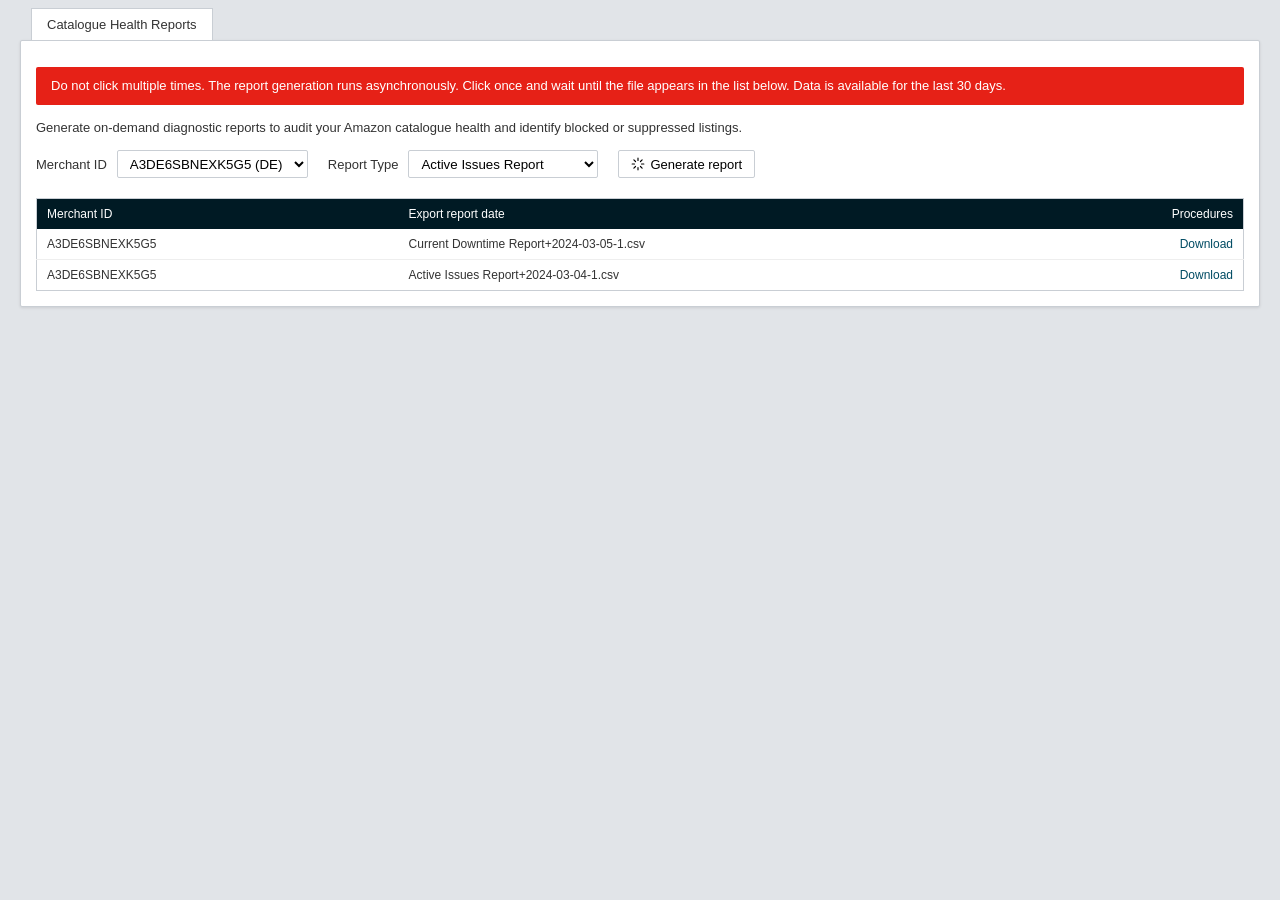
<file: catalog-health-preview.html>
<!DOCTYPE html>
<html lang="en">
<head>
    <meta charset="UTF-8">
    <meta name="viewport" content="width=device-width, initial-scale=1.0">
    <title>Catalogue Health Reports Mockup</title>
    <style>
        body {
            font-family: "Open Sans", Helvetica, Arial, sans-serif;
            background-color: #e1e4e8;
            color: #333;
            margin: 20px;
            font-size: 13px;
        }

        /* Panel Container */
        .panel {
            background: #fff;
            border: 1px solid #c9ced4;
            border-radius: 2px;
            box-shadow: 0 1px 3px rgba(0,0,0,0.1);
            margin-bottom: 20px;
        }

        /* Panel Header Tab */
        .panel-header {
            display: inline-block;
            background: #fff;
            border: 1px solid #c9ced4;
            border-bottom: none;
            padding: 8px 15px;
            font-weight: 400;
            color: #333;
            margin-bottom: -1px;
            position: relative;
            top: -33px;
            left: 10px;
        }

        .panel-content {
            padding: 15px;
            margin-top: -20px;
        }

        .description {
            color: #333;
            margin-bottom: 15px;
        }

        /* Form Layout */
        .form-row {
            display: flex;
            align-items: center;
            gap: 20px;
            margin-bottom: 20px;
            flex-wrap: wrap;
        }

        .form-group {
            display: flex;
            align-items: center;
            gap: 10px;
        }

        label {
            font-weight: 400;
            white-space: nowrap;
        }

        select {
            border: 1px solid #c9ced4;
            padding: 4px 8px;
            background: #fff;
            border-radius: 2px;
            min-width: 150px;
            height: 28px;
            outline: none;
        }

        /* Button Styling from Screenshot */
        .btn-generate {
            background: #fff;
            border: 1px solid #c9ced4;
            padding: 4px 12px;
            border-radius: 2px;
            cursor: pointer;
            display: flex;
            align-items: center;
            gap: 5px;
            height: 28px;
            font-size: 13px;
        }

        .btn-generate:hover {
            background: #f5f5f5;
        }

        .btn-generate img, .btn-generate svg {
            width: 14px;
            height: 14px;
        }

        /* Table Styling from Screenshot */
        .report-table {
            width: 100%;
            border-collapse: collapse;
            border: 1px solid #c9ced4;
            margin-top: 10px;
        }

        .report-table thead th {
            background-color: #001a24;
            color: #fff;
            text-align: left;
            padding: 8px 10px;
            font-weight: 400;
            font-size: 12px;
        }

        .report-table tbody td {
            padding: 8px 10px;
            border-bottom: 1px solid #eee;
            background: #fff;
            font-size: 12px;
        }

        .report-table tbody tr:last-child td {
            border-bottom: none;
        }

        .procedures-cell {
            text-align: right;
            color: #004b63;
            cursor: pointer;
        }

        .procedures-cell:hover {
            text-decoration: underline;
        }

        /* Async Warning Message (Matching the red box style) */
        .warning-box {
            background-color: #e62117;
            color: #fff;
            padding: 10px 15px;
            margin-bottom: 15px;
            border-radius: 2px;
            font-weight: 400;
            line-height: 1.4;
        }

        .loading-spinner {
            display: none;
            width: 12px;
            height: 12px;
            border: 2px solid #ccc;
            border-top: 2px solid #333;
            border-radius: 50%;
            animation: spin 1s linear infinite;
        }

        @keyframes spin {
            0% { transform: rotate(0deg); }
            100% { transform: rotate(360deg); }
        }
    </style>
</head>
<body>

    <div style="margin-top: 40px;"> <!-- Spacer to account for floating header tab -->
        
        <div class="panel">
            <div class="panel-header">Catalogue Health Reports</div>
            
            <div class="panel-content">
                <div class="warning-box">
                    Do not click multiple times. The report generation runs asynchronously. Click once and wait until the file appears in the list below. Data is available for the last 30 days.
                </div>

                <div class="description">
                    Generate on-demand diagnostic reports to audit your Amazon catalogue health and identify blocked or suppressed listings.
                </div>

                <!-- Controls -->
                <div class="form-row">
                    <div class="form-group">
                        <label>Merchant ID</label>
                        <select id="merchantId">
                            <option>A3DE6SBNEXK5G5 (DE)</option>
                            <option>A1PA6795UKMFR9 (AT)</option>
                            <option>A13V1IB3VIYZZH (FR)</option>
                        </select>
                    </div>

                    <div class="form-group">
                        <label>Report Type</label>
                        <select id="reportType">
                            <option value="Active Issues">Active Issues Report</option>
                            <option value="Current Downtime">Current Downtime Report</option>
                        </select>
                    </div>

                    <button class="btn-generate" onclick="mockGenerate()">
                        <svg viewBox="0 0 24 24" fill="none" stroke="currentColor" stroke-width="2" stroke-linecap="round" stroke-linejoin="round"><path d="M12 2v4M12 18v4M4.93 4.93l2.83 2.83M16.24 16.24l2.83 2.83M2 12h4M18 12h4M4.93 19.07l2.83-2.83M16.24 7.76l2.83-2.83"/></svg>
                        <span>Generate report</span>
                        <div id="spinner" class="loading-spinner"></div>
                    </button>
                </div>

                <!-- Table -->
                <table class="report-table">
                    <thead>
                        <tr>
                            <th style="width: 30%;">Merchant ID</th>
                            <th style="width: 50%;">Export report date</th>
                            <th style="width: 20%; text-align: right;">Procedures</th>
                        </tr>
                    </thead>
                    <tbody id="reportList">
                        <tr>
                            <td>A3DE6SBNEXK5G5</td>
                            <td>Current Downtime Report+2024-03-05-1.csv</td>
                            <td class="procedures-cell">Download</td>
                        </tr>
                        <tr>
                            <td>A3DE6SBNEXK5G5</td>
                            <td>Active Issues Report+2024-03-04-1.csv</td>
                            <td class="procedures-cell">Download</td>
                        </tr>
                    </tbody>
                </table>
            </div>
        </div>
    </div>

    <script>
        function mockGenerate() {
            const spinner = document.getElementById('spinner');
            const merchant = document.getElementById('merchantId').value.split(' ')[0];
            const type = document.getElementById('reportType').value;
            const list = document.getElementById('reportList');
            
            spinner.style.display = 'inline-block';
            
            setTimeout(() => {
                spinner.style.display = 'none';
                const now = new Date();
                const dateStr = now.toISOString().split('T')[0];
                
                const tr = document.createElement('tr');
                tr.innerHTML = `
                    <td>${merchant}</td>
                    <td>${type} Report+${dateStr}-1.csv</td>
                    <td class="procedures-cell">Download</td>
                `;
                list.insertBefore(tr, list.firstChild);
            }, 1500);
        }
    </script>
</body>
</html>
</file>
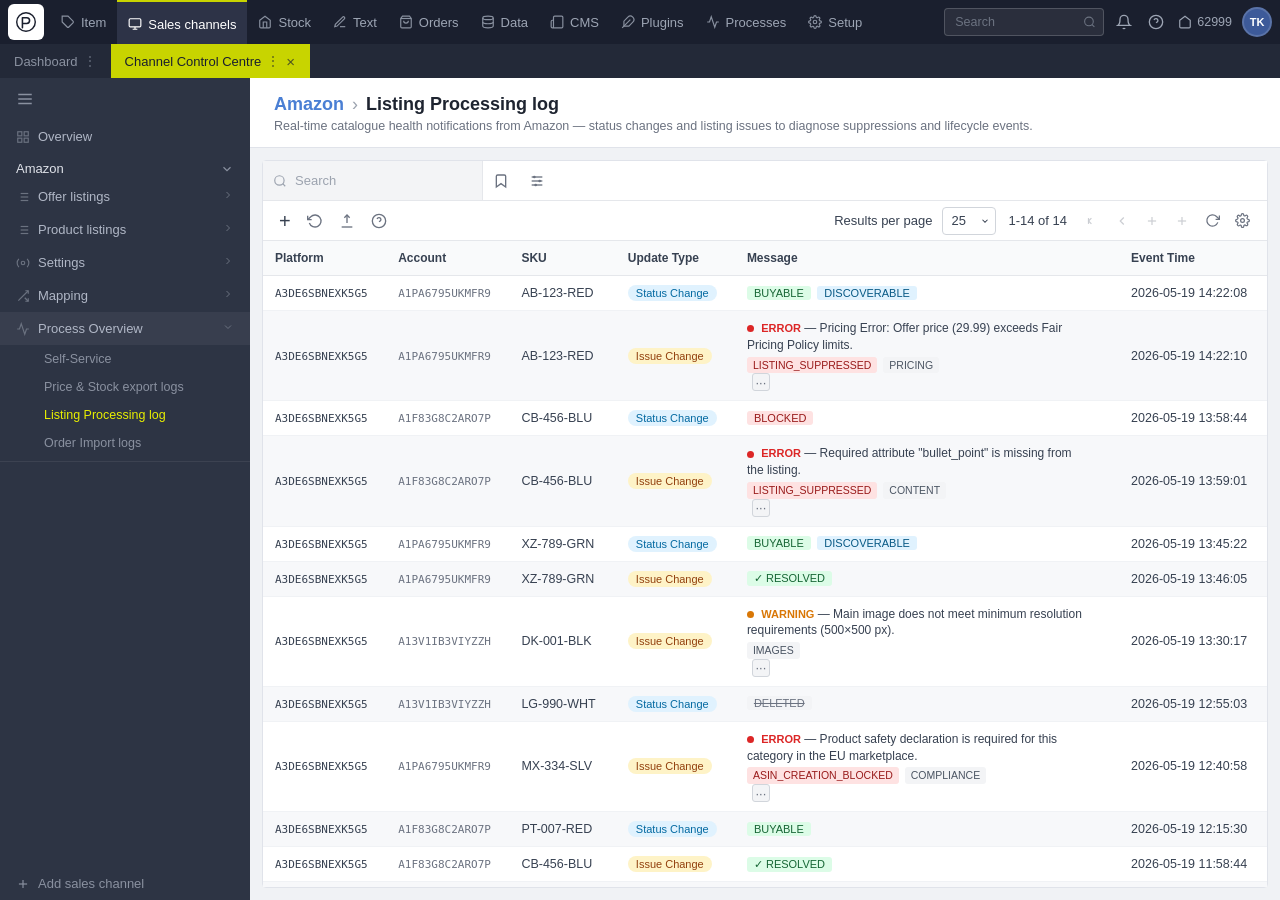
<file: listing-processing-log-v1.html>
<!DOCTYPE html>
<html lang="en">
<head>
<meta charset="UTF-8">
<meta name="viewport" content="width=device-width, initial-scale=1.0">
<title>Listing Processing Log – PlentyOne</title>
<style>
  *, *::before, *::after { box-sizing: border-box; margin: 0; padding: 0; }

  body {
    font-family: -apple-system, BlinkMacSystemFont, 'Segoe UI', Roboto, sans-serif;
    font-size: 13px;
    color: #333;
    background: #f0f0f0;
    height: 100vh;
    display: flex;
    flex-direction: column;
    overflow: hidden;
  }

  /* ── TOP NAV ── */
  .top-nav {
    background: #1a1f2e;
    height: 44px;
    display: flex;
    align-items: center;
    padding: 0 0 0 4px;
    gap: 0;
    flex-shrink: 0;
  }
  .top-nav .logo {
    width: 36px; height: 36px;
    background: #fff;
    border-radius: 6px;
    display: flex; align-items: center; justify-content: center;
    margin: 0 6px 0 4px;
    flex-shrink: 0;
    color: #1a1f2e;
  }
  .top-nav .logo svg { width: 20px; height: 20px; }

  .nav-item {
    color: #9da5b4;
    padding: 0 11px;
    height: 44px;
    display: flex; align-items: center; gap: 6px;
    font-size: 13px;
    cursor: pointer;
    white-space: nowrap;
    transition: color .12s;
    position: relative;
  }
  .nav-item:hover { color: #fff; }
  .nav-item svg { width: 14px; height: 14px; flex-shrink: 0; opacity: .85; }

  .nav-item.active {
    background: #2d3347;
    color: #fff;
    border-top: 2px solid #c8d400;
    padding-top: 2px;
  }
  .nav-item.active svg { opacity: 1; color: #fff; }
  .nav-item.active:hover { background: #323849; color: #fff; }

  .nav-spacer { flex: 1; }

  .nav-right {
    display: flex; align-items: center; gap: 0;
    padding-right: 8px;
  }

  .nav-search-wrap {
    position: relative;
    margin-right: 4px;
  }
  .nav-search {
    background: rgba(255,255,255,.07);
    border: 1px solid rgba(255,255,255,.18);
    border-radius: 4px;
    color: #c5cad4;
    padding: 0 30px 0 10px;
    height: 28px; width: 160px; font-size: 12.5px;
    font-family: inherit;
    outline: none;
  }
  .nav-search::placeholder { color: #6b7280; }
  .nav-search-wrap .search-icon {
    position: absolute; right: 8px; top: 50%; transform: translateY(-50%);
    color: #6b7280; width: 13px; height: 13px; pointer-events: none;
  }

  .nav-icon-btn {
    width: 32px; height: 32px;
    border-radius: 4px; background: transparent; border: none; cursor: pointer;
    display: flex; align-items: center; justify-content: center;
    color: #9da5b4;
  }
  .nav-icon-btn:hover { color: #fff; background: rgba(255,255,255,.07); }
  .nav-icon-btn svg { width: 16px; height: 16px; }

  .nav-store {
    display: flex; align-items: center; gap: 5px;
    color: #9da5b4; font-size: 12.5px; padding: 0 6px;
    cursor: pointer; white-space: nowrap;
  }
  .nav-store svg { width: 14px; height: 14px; }
  .nav-store:hover { color: #fff; }

  .nav-avatar {
    width: 30px; height: 30px; border-radius: 50%;
    background: #3d5a99;
    display: flex; align-items: center; justify-content: center;
    color: #fff; font-size: 11px; font-weight: 600;
    cursor: pointer; margin-left: 4px;
    border: 2px solid rgba(255,255,255,.15);
  }

  /* ── TAB BAR ── */
  .tab-bar {
    background: #232938;
    height: 34px;
    display: flex;
    align-items: stretch;
    flex-shrink: 0;
  }

  .tab {
    display: flex; align-items: center; gap: 5px;
    padding: 0 14px;
    color: #8a91a0;
    font-size: 13px;
    cursor: pointer;
    white-space: nowrap;
    user-select: none;
  }
  .tab:hover { color: #c5cad4; }

  .tab.active {
    background: #c8d400;
    color: #1a1f2e;
    font-weight: 500;
  }
  .tab.active:hover { color: #1a1f2e; }

  .tab-dots { font-size: 14px; opacity: .6; line-height: 1; letter-spacing: 0; }
  .tab-close { font-size: 15px; line-height: 1; opacity: .7; cursor: pointer; padding: 0 1px; }
  .tab-close:hover { opacity: 1; }

  /* ── MAIN LAYOUT ── */
  .main-layout {
    display: flex;
    flex: 1;
    overflow: hidden;
  }

  /* ── SIDEBAR ── */
  .sidebar {
    width: 250px;
    background: #2d3444;
    flex-shrink: 0;
    overflow-y: auto;
    display: flex;
    flex-direction: column;
  }
  .sidebar-hamburger {
    padding: 12px 16px;
    color: #8a91a0;
    cursor: pointer;
    display: flex; align-items: center;
  }
  .sidebar-hamburger:hover { color: #fff; }

  .sidebar-section-label {
    color: #8a91a0;
    font-size: 12px;
    font-weight: 600;
    padding: 8px 16px 4px;
    display: flex; align-items: center; justify-content: space-between;
    cursor: pointer;
  }
  .sidebar-section-label .channel-name {
    color: #e0e3ea;
    font-size: 13px;
    font-weight: 500;
  }
  .sidebar-section-label svg { color:#8a91a0; }

  .sidebar-item {
    display: flex; align-items: center; justify-content: space-between;
    padding: 9px 16px;
    color: #b0b7c6;
    font-size: 13px;
    cursor: pointer;
    gap: 8px;
    transition: background .12s;
  }
  .sidebar-item:hover { background: rgba(255,255,255,.06); color: #fff; }
  .sidebar-item.active { background: #e9f000; color: #1e2430; font-weight: 500; }
  .sidebar-item.active svg { color: #1e2430 !important; }
  .sidebar-item svg { width:14px; height:14px; color:#6b7280; flex-shrink:0; }
  .sidebar-item .item-left { display:flex; align-items:center; gap:8px; }
  .sidebar-item .item-right svg { width:12px; height:12px; color:#6b7280; }

  .sidebar-submenu .sidebar-subitem {
    padding: 7px 16px 7px 44px;
    color: #8a91a0;
    font-size: 12.5px;
    cursor: pointer;
    transition: background .12s;
    display: flex; align-items: center; justify-content: space-between;
  }
  .sidebar-submenu .sidebar-subitem:hover { background: rgba(255,255,255,.06); color:#d0d5df; }
  .sidebar-submenu .sidebar-subitem.active { color: #e9f000; font-weight:500; }

  .sidebar-divider { height:1px; background:rgba(255,255,255,.07); margin: 4px 0; }

  .sidebar-add {
    display: flex; align-items: center; gap: 8px;
    padding: 9px 16px;
    color: #8a91a0;
    font-size: 13px;
    cursor: pointer;
    margin-top: auto;
  }
  .sidebar-add:hover { color: #d0d5df; }

  /* ── CONTENT ── */
  .content {
    flex: 1;
    background: #f0f2f5;
    overflow: auto;
    display: flex;
    flex-direction: column;
  }

  .page-header {
    background: #fff;
    padding: 16px 24px 14px;
    border-bottom: 1px solid #e0e3ea;
  }
  .page-breadcrumb {
    display: flex; align-items: center; gap: 8px;
    font-size: 18px; font-weight: 600; color: #1e2430;
    margin-bottom: 4px;
  }
  .page-breadcrumb .channel { color: #4a7fd4; cursor: pointer; }
  .page-breadcrumb .channel:hover { text-decoration: underline; }
  .page-breadcrumb .sep { color: #9ca3af; font-weight: 300; }
  .page-subtitle { color: #6b7280; font-size: 12.5px; }

  /* ── TABLE PANEL ── */
  .table-panel {
    background: #fff;
    margin: 12px;
    border: 1px solid #e0e3ea;
    border-radius: 4px;
    flex: 1;
    display: flex;
    flex-direction: column;
    min-height: 0;
  }

  /* ── TOOLBAR ROW 1: Search ── */
  .toolbar-search {
    padding: 0;
    display: flex;
    align-items: stretch;
    border-bottom: 1px solid #e5e7eb;
    background: #fff;
    height: 40px;
  }
  .search-wrap {
    position: relative;
    width: 220px;
    border-right: 1px solid #e5e7eb;
    flex-shrink: 0;
  }
  .search-wrap input {
    width: 100%; height: 100%;
    padding: 0 10px 0 32px;
    border: none; outline: none;
    background: #f3f4f6;
    font-size: 13px; color: #6b7280;
    font-family: inherit;
  }
  .search-wrap input::placeholder { color: #9ca3af; }
  .search-wrap svg {
    position: absolute; left: 10px; top: 50%; transform: translateY(-50%);
    width: 14px; height: 14px; color: #9ca3af; pointer-events: none;
  }
  .toolbar-icon {
    width: 36px;
    display: flex; align-items: center; justify-content: center;
    cursor: pointer; background: #fff; color: #6b7280;
    border: none; flex-shrink: 0;
  }
  .toolbar-icon:hover { color: #374151; background: #f9fafb; }
  .toolbar-icon svg { width: 16px; height: 16px; }

  /* ── TOOLBAR ROW 2: Actions + Pagination ── */
  .toolbar-actions {
    padding: 0 12px;
    display: flex; align-items: center; gap: 4px;
    border-bottom: 1px solid #e5e7eb;
    background: #fff;
    height: 40px;
  }
  .action-plus {
    font-size: 20px; font-weight: 300; line-height: 1;
    color: #374151; cursor: pointer; padding: 0 4px;
    display: flex; align-items: center; justify-content: center;
    background: none; border: none; height: 28px;
    margin-right: 2px;
  }
  .action-plus:hover { color: #111; }
  .action-btn {
    width: 28px; height: 28px;
    border: none; background: none;
    display: flex; align-items: center; justify-content: center;
    cursor: pointer; color: #6b7280;
    border-radius: 3px;
  }
  .action-btn:hover { background: #f3f4f6; color: #374151; }
  .action-btn svg { width: 16px; height: 16px; }

  .toolbar-spacer { flex: 1; }

  .pagination-info { color: #374151; font-size: 13px; white-space: nowrap; margin-right: 6px; }
  .per-page-select {
    border: 1px solid #d1d5db; border-radius: 4px;
    padding: 3px 22px 3px 8px;
    font-size: 13px; color: #374151;
    font-family: inherit;
    background: #fff url("data:image/svg+xml,%3Csvg xmlns='http://www.w3.org/2000/svg' width='10' height='10' viewBox='0 0 24 24' fill='none' stroke='%23374151' stroke-width='2.5'%3E%3Cpath d='M6 9l6 6 6-6'/%3E%3C/svg%3E") no-repeat right 5px center;
    -webkit-appearance: none; outline: none; cursor: pointer;
    height: 28px;
  }
  .pagination-count { color: #374151; font-size: 13px; margin: 0 8px; white-space: nowrap; }
  .page-nav-btn {
    width: 26px; height: 26px;
    border: none; background: none;
    display: flex; align-items: center; justify-content: center;
    cursor: pointer; color: #6b7280; border-radius: 3px;
  }
  .page-nav-btn:hover { background: #f3f4f6; color: #374151; }
  .page-nav-btn.disabled { opacity: .35; cursor: default; pointer-events: none; }
  .page-nav-btn svg { width: 14px; height: 14px; }
  .page-nav-btn.nav-refresh svg, .page-nav-btn.nav-settings svg { width: 15px; height: 15px; }

  /* ── TABLE ── */
  .table-wrap { overflow-x: auto; flex: 1; }
  table { width: 100%; border-collapse: collapse; font-size: 12.5px; }
  thead tr { background: #f9fafb; }
  thead th {
    padding: 10px 12px;
    text-align: left;
    font-weight: 600;
    color: #374151;
    border-bottom: 1px solid #e5e7eb;
    white-space: nowrap;
    font-size: 12px;
    position: sticky; top: 0; z-index: 1;
    background: #f9fafb;
  }
  tbody tr { border-bottom: 1px solid #f0f2f5; }
  tbody tr:nth-child(odd)  { background: #ffffff; }
  tbody tr:nth-child(even) { background: #f7f8fa; }
  tbody tr:hover { background: #eff6ff !important; cursor: pointer; }
  tbody td { padding: 9px 12px; color: #374151; white-space: nowrap; vertical-align: middle; }

  /* Update type badges */
  .badge-status-change {
    display: inline-flex; align-items: center; gap: 4px;
    padding: 2px 8px; border-radius: 10px;
    font-size: 11px; font-weight: 500;
    background: #e0f2fe; color: #0369a1;
    white-space: nowrap;
  }
  .badge-issue-change {
    display: inline-flex; align-items: center; gap: 4px;
    padding: 2px 8px; border-radius: 10px;
    font-size: 11px; font-weight: 500;
    background: #fef3c7; color: #92400e;
    white-space: nowrap;
  }

  /* Status pills inside message column */
  .status-pill {
    display: inline-flex; align-items: center;
    padding: 1px 7px; border-radius: 3px;
    font-size: 11px; font-weight: 500;
    margin-right: 3px; margin-bottom: 1px;
  }
  .status-buyable     { background: #dcfce7; color: #166534; }
  .status-discoverable{ background: #e0f2fe; color: #075985; }
  .status-blocked     { background: #fee2e2; color: #991b1b; }
  .status-deleted     { background: #f3f4f6; color: #6b7280; text-decoration: line-through; }

  /* Issue severity */
  .severity-error   { color: #dc2626; font-size: 11px; font-weight: 600; }
  .severity-warning { color: #d97706; font-size: 11px; font-weight: 600; }

  .error-dot {
    display: inline-block;
    width: 7px; height: 7px;
    border-radius: 50%;
    background: #dc2626;
    flex-shrink: 0;
  }

  .resolved-badge {
    display: inline-flex; align-items: center; gap: 4px;
    padding: 1px 7px; border-radius: 3px;
    font-size: 11px; font-weight: 500;
    background: #dcfce7; color: #166534;
  }

  .issue-message {
    max-width: 340px;
    white-space: normal;
    line-height: 1.4;
    font-size: 12px;
    color: #374151;
  }
  .issue-meta {
    display: flex; align-items: center; gap: 6px;
    margin-top: 3px;
  }
  .enforcement-badge {
    background: #fee2e2; color: #991b1b;
    padding: 1px 6px; border-radius: 3px;
    font-size: 10.5px; font-weight: 500;
  }
  .category-badge {
    background: #f3f4f6; color: #4b5563;
    padding: 1px 6px; border-radius: 3px;
    font-size: 10.5px;
  }

  .tx-id { font-family: 'SF Mono', 'Fira Mono', monospace; font-size: 11px; color:#6b7280; }
  .merchant-id { font-family: 'SF Mono', 'Fira Mono', monospace; font-size: 11px; color:#374151; }

  /* Detail popup */
  .detail-popup {
    display: none;
    position: fixed;
    z-index: 9999;
    background: #fff;
    border: 1px solid #e5e7eb;
    border-radius: 6px;
    box-shadow: 0 8px 24px rgba(0,0,0,.14), 0 2px 6px rgba(0,0,0,.08);
    width: 460px;
    font-size: 12px;
    overflow: hidden;
  }
  .detail-popup.visible { display: block; }
  .detail-popup-header {
    background: #f9fafb;
    border-bottom: 1px solid #e5e7eb;
    padding: 9px 12px;
    display: flex; align-items: center; justify-content: space-between;
  }
  .popup-title {
    font-size: 12px; font-weight: 600; color: #374151;
    display: flex; align-items: center; gap: 6px;
  }
  .popup-title svg { width:13px; height:13px; color:#6b7280; }
  .detail-popup-close {
    font-size: 17px; color: #9ca3af; cursor: pointer; line-height: 1;
    padding: 0 2px; background: none; border: none;
  }
  .detail-popup-close:hover { color: #374151; }
  .detail-popup-body { padding: 10px 12px; max-height: 420px; overflow-y: auto; }
  .detail-popup-body pre {
    margin: 0;
    font-family: 'SF Mono', 'Fira Mono', monospace;
    font-size: 11.5px;
    color: #374151;
    line-height: 1.65;
    white-space: pre;
    background: #f9fafb;
    border: 1px solid #e5e7eb;
    border-radius: 4px;
    padding: 8px 10px;
    overflow-x: auto;
  }
  .k { color: #7c3aed; }
  .n { color: #2563eb; }
  .s { color: #059669; }

  .detail-expand-btn {
    display: inline-flex; align-items: center; justify-content: center;
    width: 18px; height: 18px; border-radius: 3px;
    background: #f3f4f6; border: 1px solid #d1d5db;
    cursor: pointer; color: #6b7280; font-size: 13px; line-height: 1;
    flex-shrink: 0; transition: background .12s;
    font-family: inherit; padding: 0; margin-left: 5px;
    vertical-align: middle;
  }
  .detail-expand-btn:hover { background: #e5e7eb; color: #374151; }
</style>
</head>
<body>

<!-- TOP NAV -->
<nav class="top-nav">
  <div class="logo">
    <svg viewBox="0 0 28 28" fill="none" xmlns="http://www.w3.org/2000/svg" width="22" height="22">
      <circle cx="14" cy="14" r="13" stroke="#1a1f2e" stroke-width="2" fill="none"/>
      <path d="M9 8h6a4 4 0 010 8H9V8zm0 8v6" stroke="#1a1f2e" stroke-width="2.2" stroke-linecap="round" stroke-linejoin="round"/>
    </svg>
  </div>
  <div class="nav-item">
    <svg viewBox="0 0 24 24" fill="none" stroke="currentColor" stroke-width="2"><path d="M20.59 13.41l-7.17 7.17a2 2 0 01-2.83 0L2 12V2h10l8.59 8.59a2 2 0 010 2.82z"/><line x1="7" y1="7" x2="7.01" y2="7"/></svg>
    Item
  </div>
  <div class="nav-item active">
    <svg viewBox="0 0 24 24" fill="none" stroke="currentColor" stroke-width="2"><rect x="2" y="3" width="20" height="14" rx="2"/><path d="M8 21h8M12 17v4"/></svg>
    Sales channels
  </div>
  <div class="nav-item">
    <svg viewBox="0 0 24 24" fill="none" stroke="currentColor" stroke-width="2"><path d="M3 9l9-7 9 7v11a2 2 0 01-2 2H5a2 2 0 01-2-2z"/><polyline points="9 22 9 12 15 12 15 22"/></svg>
    Stock
  </div>
  <div class="nav-item">
    <svg viewBox="0 0 24 24" fill="none" stroke="currentColor" stroke-width="2"><path d="M12 20h9"/><path d="M16.5 3.5a2.121 2.121 0 013 3L7 19l-4 1 1-4L16.5 3.5z"/></svg>
    Text
  </div>
  <div class="nav-item">
    <svg viewBox="0 0 24 24" fill="none" stroke="currentColor" stroke-width="2"><path d="M6 2L3 6v14a2 2 0 002 2h14a2 2 0 002-2V6l-3-4z"/><line x1="3" y1="6" x2="21" y2="6"/><path d="M16 10a4 4 0 01-8 0"/></svg>
    Orders
  </div>
  <div class="nav-item">
    <svg viewBox="0 0 24 24" fill="none" stroke="currentColor" stroke-width="2"><ellipse cx="12" cy="5" rx="9" ry="3"/><path d="M21 12c0 1.66-4 3-9 3s-9-1.34-9-3"/><path d="M3 5v14c0 1.66 4 3 9 3s9-1.34 9-3V5"/></svg>
    Data
  </div>
  <div class="nav-item">
    <svg viewBox="0 0 24 24" fill="none" stroke="currentColor" stroke-width="2"><path d="M4 22h16a2 2 0 002-2V4a2 2 0 00-2-2H8a2 2 0 00-2 2v16a2 2 0 01-2 2zm0 0a2 2 0 01-2-2v-9c0-1.1.9-2 2-2h2"/></svg>
    CMS
  </div>
  <div class="nav-item">
    <svg viewBox="0 0 24 24" fill="none" stroke="currentColor" stroke-width="2"><path d="M20.24 12.24a6 6 0 00-8.49-8.49L5 10.5V19h8.5z"/><line x1="16" y1="8" x2="2" y2="22"/></svg>
    Plugins
  </div>
  <div class="nav-item">
    <svg viewBox="0 0 24 24" fill="none" stroke="currentColor" stroke-width="2"><polyline points="22 12 18 12 15 21 9 3 6 12 2 12"/></svg>
    Processes
  </div>
  <div class="nav-item">
    <svg viewBox="0 0 24 24" fill="none" stroke="currentColor" stroke-width="2"><circle cx="12" cy="12" r="3"/><path d="M19.4 15a1.65 1.65 0 00.33 1.82l.06.06a2 2 0 010 2.83 2 2 0 01-2.83 0l-.06-.06a1.65 1.65 0 00-1.82-.33 1.65 1.65 0 00-1 1.51V21a2 2 0 01-4 0v-.09A1.65 1.65 0 009 19.4a1.65 1.65 0 00-1.82.33l-.06.06a2 2 0 01-2.83-2.83l.06-.06A1.65 1.65 0 004.68 15a1.65 1.65 0 00-1.51-1H3a2 2 0 010-4h.09A1.65 1.65 0 004.6 9a1.65 1.65 0 00-.33-1.82l-.06-.06a2 2 0 012.83-2.83l.06.06A1.65 1.65 0 009 4.68a1.65 1.65 0 001-1.51V3a2 2 0 014 0v.09a1.65 1.65 0 001 1.51 1.65 1.65 0 001.82-.33l.06-.06a2 2 0 012.83 2.83l-.06.06A1.65 1.65 0 0019.4 9a1.65 1.65 0 001.51 1H21a2 2 0 010 4h-.09a1.65 1.65 0 00-1.51 1z"/></svg>
    Setup
  </div>
  <div class="nav-spacer"></div>
  <div class="nav-right">
    <div class="nav-search-wrap">
      <input class="nav-search" type="text" placeholder="Search">
      <svg class="search-icon" viewBox="0 0 24 24" fill="none" stroke="currentColor" stroke-width="2"><circle cx="11" cy="11" r="8"/><line x1="21" y1="21" x2="16.65" y2="16.65"/></svg>
    </div>
    <button class="nav-icon-btn" title="Notifications">
      <svg viewBox="0 0 24 24" fill="none" stroke="currentColor" stroke-width="2"><path d="M18 8A6 6 0 006 8c0 7-3 9-3 9h18s-3-2-3-9"/><path d="M13.73 21a2 2 0 01-3.46 0"/></svg>
    </button>
    <button class="nav-icon-btn" title="Help">
      <svg viewBox="0 0 24 24" fill="none" stroke="currentColor" stroke-width="2"><circle cx="12" cy="12" r="10"/><path d="M9.09 9a3 3 0 015.83 1c0 2-3 3-3 3"/><line x1="12" y1="17" x2="12.01" y2="17"/></svg>
    </button>
    <div class="nav-store">
      <svg viewBox="0 0 24 24" fill="none" stroke="currentColor" stroke-width="2"><path d="M3 9l9-7 9 7v11a2 2 0 01-2 2H5a2 2 0 01-2-2z"/></svg>
      62999
    </div>
    <div class="nav-avatar">TK</div>
  </div>
</nav>

<!-- TAB BAR -->
<div class="tab-bar">
  <div class="tab">
    Dashboard
    <span class="tab-dots">⋮</span>
  </div>
  <div class="tab active">
    Channel Control Centre
    <span class="tab-dots">⋮</span>
    <span class="tab-close">×</span>
  </div>
</div>

<!-- MAIN -->
<div class="main-layout">

  <!-- SIDEBAR -->
  <aside class="sidebar">
    <div class="sidebar-hamburger">
      <svg width="18" height="18" viewBox="0 0 24 24" fill="none" stroke="currentColor" stroke-width="2"><line x1="3" y1="12" x2="21" y2="12"/><line x1="3" y1="6" x2="21" y2="6"/><line x1="3" y1="18" x2="21" y2="18"/></svg>
    </div>

    <div class="sidebar-item">
      <div class="item-left">
        <svg viewBox="0 0 24 24" fill="none" stroke="currentColor" stroke-width="2"><rect x="3" y="3" width="7" height="7"/><rect x="14" y="3" width="7" height="7"/><rect x="3" y="14" width="7" height="7"/><rect x="14" y="14" width="7" height="7"/></svg>
        Overview
      </div>
    </div>

    <div class="sidebar-section-label">
      <span class="channel-name">Amazon</span>
      <svg width="14" height="14" viewBox="0 0 24 24" fill="none" stroke="currentColor" stroke-width="2"><polyline points="6 9 12 15 18 9"/></svg>
    </div>

    <div class="sidebar-item" onclick="toggleMenu(this)">
      <div class="item-left">
        <svg viewBox="0 0 24 24" fill="none" stroke="currentColor" stroke-width="2"><line x1="8" y1="6" x2="21" y2="6"/><line x1="8" y1="12" x2="21" y2="12"/><line x1="8" y1="18" x2="21" y2="18"/><line x1="3" y1="6" x2="3.01" y2="6"/><line x1="3" y1="12" x2="3.01" y2="12"/><line x1="3" y1="18" x2="3.01" y2="18"/></svg>
        Offer listings
      </div>
      <div class="item-right"><svg viewBox="0 0 24 24" fill="none" stroke="currentColor" stroke-width="2"><polyline points="9 18 15 12 9 6"/></svg></div>
    </div>

    <div class="sidebar-item" onclick="toggleMenu(this)">
      <div class="item-left">
        <svg viewBox="0 0 24 24" fill="none" stroke="currentColor" stroke-width="2"><line x1="8" y1="6" x2="21" y2="6"/><line x1="8" y1="12" x2="21" y2="12"/><line x1="8" y1="18" x2="21" y2="18"/><line x1="3" y1="6" x2="3.01" y2="6"/><line x1="3" y1="12" x2="3.01" y2="12"/><line x1="3" y1="18" x2="3.01" y2="18"/></svg>
        Product listings
      </div>
      <div class="item-right"><svg viewBox="0 0 24 24" fill="none" stroke="currentColor" stroke-width="2"><polyline points="9 18 15 12 9 6"/></svg></div>
    </div>

    <div class="sidebar-item" onclick="toggleMenu(this)">
      <div class="item-left">
        <svg viewBox="0 0 24 24" fill="none" stroke="currentColor" stroke-width="2"><circle cx="12" cy="12" r="3"/><path d="M19.07 4.93a10 10 0 010 14.14M4.93 4.93a10 10 0 000 14.14"/></svg>
        Settings
      </div>
      <div class="item-right"><svg viewBox="0 0 24 24" fill="none" stroke="currentColor" stroke-width="2"><polyline points="9 18 15 12 9 6"/></svg></div>
    </div>

    <div class="sidebar-item" onclick="toggleMenu(this)">
      <div class="item-left">
        <svg viewBox="0 0 24 24" fill="none" stroke="currentColor" stroke-width="2"><polyline points="16 3 21 3 21 8"/><line x1="4" y1="20" x2="21" y2="3"/><polyline points="21 16 21 21 16 21"/><line x1="15" y1="15" x2="21" y2="21"/></svg>
        Mapping
      </div>
      <div class="item-right"><svg viewBox="0 0 24 24" fill="none" stroke="currentColor" stroke-width="2"><polyline points="9 18 15 12 9 6"/></svg></div>
    </div>

    <!-- Process Overview – expanded -->
    <div class="sidebar-item" id="process-overview-item" onclick="toggleProcessMenu()" style="background:rgba(255,255,255,.05);">
      <div class="item-left">
        <svg viewBox="0 0 24 24" fill="none" stroke="currentColor" stroke-width="2"><polyline points="22 12 18 12 15 21 9 3 6 12 2 12"/></svg>
        Process Overview
      </div>
      <div class="item-right" id="process-arrow">
        <svg viewBox="0 0 24 24" fill="none" stroke="currentColor" stroke-width="2"><polyline points="6 9 12 15 18 9"/></svg>
      </div>
    </div>
    <div class="sidebar-submenu" id="process-submenu">
      <div class="sidebar-subitem" onclick="navigate(this)">Self-Service</div>
      <div class="sidebar-subitem" onclick="navigate(this)">Price &amp; Stock export logs</div>
      <div class="sidebar-subitem active" onclick="navigate(this)">Listing Processing log</div>
      <div class="sidebar-subitem" onclick="navigate(this)">Order Import logs</div>
    </div>

    <div class="sidebar-divider"></div>

    <div class="sidebar-add">
      <svg width="14" height="14" viewBox="0 0 24 24" fill="none" stroke="currentColor" stroke-width="2"><line x1="12" y1="5" x2="12" y2="19"/><line x1="5" y1="12" x2="19" y2="12"/></svg>
      Add sales channel
    </div>
  </aside>

  <!-- CONTENT -->
  <main class="content">

    <div class="page-header">
      <div class="page-breadcrumb">
        <span class="channel">Amazon</span>
        <span class="sep">›</span>
        <span>Listing Processing log</span>
      </div>
      <div class="page-subtitle">Real-time catalogue health notifications from Amazon — status changes and listing issues to diagnose suppressions and lifecycle events.</div>
    </div>

    <div class="table-panel">

      <!-- Row 1: Search -->
      <div class="toolbar-search">
        <div class="search-wrap">
          <svg viewBox="0 0 24 24" fill="none" stroke="currentColor" stroke-width="2"><circle cx="11" cy="11" r="8"/><line x1="21" y1="21" x2="16.65" y2="16.65"/></svg>
          <input type="text" placeholder="Search">
        </div>
        <div class="toolbar-icon" title="Saved searches">
          <svg viewBox="0 0 24 24" fill="none" stroke="currentColor" stroke-width="2"><path d="M19 21l-7-5-7 5V5a2 2 0 012-2h10a2 2 0 012 2z"/></svg>
        </div>
        <div class="toolbar-icon" title="Filters">
          <svg viewBox="0 0 24 24" fill="none" stroke="currentColor" stroke-width="2"><line x1="4" y1="6" x2="20" y2="6"/><circle cx="8" cy="6" r="2" fill="currentColor" stroke="none"/><line x1="4" y1="12" x2="20" y2="12"/><circle cx="16" cy="12" r="2" fill="currentColor" stroke="none"/><line x1="4" y1="18" x2="20" y2="18"/><circle cx="10" cy="18" r="2" fill="currentColor" stroke="none"/></svg>
        </div>
      </div>

      <!-- Row 2: Actions + Pagination -->
      <div class="toolbar-actions">
        <button class="action-plus" title="Add">+</button>
        <div class="action-btn" title="History">
          <svg viewBox="0 0 24 24" fill="none" stroke="currentColor" stroke-width="2"><polyline points="1 4 1 10 7 10"/><path d="M3.51 15a9 9 0 102.13-9.36L1 10"/></svg>
        </div>
        <div class="action-btn" title="Export">
          <svg viewBox="0 0 24 24" fill="none" stroke="currentColor" stroke-width="2"><polyline points="16 7 12 3 8 7"/><line x1="12" y1="3" x2="12" y2="15"/><path d="M20 21H4"/></svg>
        </div>
        <div class="action-btn" title="Help">
          <svg viewBox="0 0 24 24" fill="none" stroke="currentColor" stroke-width="2"><circle cx="12" cy="12" r="10"/><path d="M9.09 9a3 3 0 015.83 1c0 2-3 3-3 3"/><line x1="12" y1="17" x2="12.01" y2="17"/></svg>
        </div>
        <div class="toolbar-spacer"></div>
        <span class="pagination-info">Results per page</span>
        <select class="per-page-select"><option>25</option><option>50</option><option>100</option></select>
        <span class="pagination-count">1-14 of 14</span>
        <div class="page-nav-btn disabled" title="First"><svg viewBox="0 0 24 24" fill="none" stroke="currentColor" stroke-width="2"><polyline points="11 17 6 12 11 7"/><line x1="6" y1="7" x2="6" y2="17"/></svg></div>
        <div class="page-nav-btn disabled" title="Previous"><svg viewBox="0 0 24 24" fill="none" stroke="currentColor" stroke-width="2"><polyline points="15 18 9 12 15 6"/></svg></div>
        <div class="page-nav-btn disabled"><svg viewBox="0 0 24 24" fill="none" stroke="currentColor" stroke-width="2"><line x1="12" y1="5" x2="12" y2="19"/><line x1="5" y1="12" x2="19" y2="12"/></svg></div>
        <div class="page-nav-btn disabled"><svg viewBox="0 0 24 24" fill="none" stroke="currentColor" stroke-width="2"><line x1="12" y1="5" x2="12" y2="19"/><line x1="5" y1="12" x2="19" y2="12"/></svg></div>
        <div class="page-nav-btn nav-refresh" title="Refresh"><svg viewBox="0 0 24 24" fill="none" stroke="currentColor" stroke-width="2"><polyline points="23 4 23 10 17 10"/><path d="M20.49 15a9 9 0 11-2.12-9.36L23 10"/></svg></div>
        <div class="page-nav-btn nav-settings" title="Column settings"><svg viewBox="0 0 24 24" fill="none" stroke="currentColor" stroke-width="2"><circle cx="12" cy="12" r="3"/><path d="M19.4 15a1.65 1.65 0 00.33 1.82l.06.06a2 2 0 010 2.83 2 2 0 01-2.83 0l-.06-.06a1.65 1.65 0 00-1.82-.33 1.65 1.65 0 00-1 1.51V21a2 2 0 01-4 0v-.09A1.65 1.65 0 009 19.4a1.65 1.65 0 00-1.82.33l-.06.06a2 2 0 01-2.83-2.83l.06-.06A1.65 1.65 0 004.68 15a1.65 1.65 0 00-1.51-1H3a2 2 0 010-4h.09A1.65 1.65 0 004.6 9a1.65 1.65 0 00-.33-1.82l-.06-.06a2 2 0 012.83-2.83l.06.06A1.65 1.65 0 009 4.68a1.65 1.65 0 001-1.51V3a2 2 0 014 0v.09a1.65 1.65 0 001 1.51 1.65 1.65 0 001.82-.33l.06-.06a2 2 0 012.83 2.83l-.06.06A1.65 1.65 0 0019.4 9a1.65 1.65 0 001.51 1H21a2 2 0 010 4h-.09a1.65 1.65 0 00-1.51 1z"/></svg></div>
      </div>

      <!-- Table -->
      <div class="table-wrap">
        <table>
          <thead>
            <tr>
              <th>Platform</th>
              <th>Account</th>
              <th>SKU</th>
              <th>Update Type</th>
              <th>Message</th>
              <th>Event Time</th>
            </tr>
          </thead>
          <tbody>

            <!-- 1: Status Change – BUYABLE + DISCOVERABLE -->
            <tr onclick="openDetail('d1', this)">
              <td><span class="merchant-id">A3DE6SBNEXK5G5</span></td>
              <td><span class="tx-id">A1PA6795UKMFR9</span></td>
              <td>AB-123-RED</td>
              <td><span class="badge-status-change">Status Change</span></td>
              <td>
                <span class="status-pill status-buyable">BUYABLE</span>
                <span class="status-pill status-discoverable">DISCOVERABLE</span>
              </td>
              <td>2026-05-19 14:22:08</td>
            </tr>

            <!-- 2: Issue Change – Pricing Error / LISTING_SUPPRESSED -->
            <tr onclick="openDetail('d2', this)">
              <td><span class="merchant-id">A3DE6SBNEXK5G5</span></td>
              <td><span class="tx-id">A1PA6795UKMFR9</span></td>
              <td>AB-123-RED</td>
              <td><span class="badge-issue-change">Issue Change</span></td>
              <td>
                <div class="issue-message">
                  <span class="error-dot" style="display:inline-block;margin-right:4px;vertical-align:middle;"></span>
                  <span class="severity-error">ERROR</span> — Pricing Error: Offer price (29.99) exceeds Fair Pricing Policy limits.
                  <div class="issue-meta">
                    <span class="enforcement-badge">LISTING_SUPPRESSED</span>
                    <span class="category-badge">PRICING</span>
                  </div>
                </div>
                <button class="detail-expand-btn" onclick="event.stopPropagation();var r=this.closest('tr');var m=r.getAttribute('onclick').match(/\'(d\d+)\'/);openDetail(m[1],r)">···</button>
              </td>
              <td>2026-05-19 14:22:10</td>
            </tr>

            <!-- 3: Status Change – BLOCKED -->
            <tr onclick="openDetail('d3', this)">
              <td><span class="merchant-id">A3DE6SBNEXK5G5</span></td>
              <td><span class="tx-id">A1F83G8C2ARO7P</span></td>
              <td>CB-456-BLU</td>
              <td><span class="badge-status-change">Status Change</span></td>
              <td>
                <span class="status-pill status-blocked">BLOCKED</span>
              </td>
              <td>2026-05-19 13:58:44</td>
            </tr>

            <!-- 4: Issue Change – missing attributes -->
            <tr onclick="openDetail('d4', this)">
              <td><span class="merchant-id">A3DE6SBNEXK5G5</span></td>
              <td><span class="tx-id">A1F83G8C2ARO7P</span></td>
              <td>CB-456-BLU</td>
              <td><span class="badge-issue-change">Issue Change</span></td>
              <td>
                <div class="issue-message">
                  <span class="error-dot" style="display:inline-block;margin-right:4px;vertical-align:middle;"></span>
                  <span class="severity-error">ERROR</span> — Required attribute "bullet_point" is missing from the listing.
                  <div class="issue-meta">
                    <span class="enforcement-badge">LISTING_SUPPRESSED</span>
                    <span class="category-badge">CONTENT</span>
                  </div>
                </div>
                <button class="detail-expand-btn" onclick="event.stopPropagation();var r=this.closest('tr');var m=r.getAttribute('onclick').match(/\'(d\d+)\'/);openDetail(m[1],r)">···</button>
              </td>
              <td>2026-05-19 13:59:01</td>
            </tr>

            <!-- 5: Status Change – BUYABLE + DISCOVERABLE (different SKU) -->
            <tr onclick="openDetail('d5', this)">
              <td><span class="merchant-id">A3DE6SBNEXK5G5</span></td>
              <td><span class="tx-id">A1PA6795UKMFR9</span></td>
              <td>XZ-789-GRN</td>
              <td><span class="badge-status-change">Status Change</span></td>
              <td>
                <span class="status-pill status-buyable">BUYABLE</span>
                <span class="status-pill status-discoverable">DISCOVERABLE</span>
              </td>
              <td>2026-05-19 13:45:22</td>
            </tr>

            <!-- 6: Issue Change – RESOLVED (empty issues) -->
            <tr onclick="openDetail('d6', this)">
              <td><span class="merchant-id">A3DE6SBNEXK5G5</span></td>
              <td><span class="tx-id">A1PA6795UKMFR9</span></td>
              <td>XZ-789-GRN</td>
              <td><span class="badge-issue-change">Issue Change</span></td>
              <td><span class="resolved-badge">✓ RESOLVED</span></td>
              <td>2026-05-19 13:46:05</td>
            </tr>

            <!-- 7: Issue Change – Image quality warning -->
            <tr onclick="openDetail('d7', this)">
              <td><span class="merchant-id">A3DE6SBNEXK5G5</span></td>
              <td><span class="tx-id">A13V1IB3VIYZZH</span></td>
              <td>DK-001-BLK</td>
              <td><span class="badge-issue-change">Issue Change</span></td>
              <td>
                <div class="issue-message">
                  <span style="display:inline-block;width:7px;height:7px;border-radius:50%;background:#d97706;margin-right:4px;vertical-align:middle;"></span>
                  <span class="severity-warning">WARNING</span> — Main image does not meet minimum resolution requirements (500×500 px).
                  <div class="issue-meta">
                    <span class="category-badge">IMAGES</span>
                  </div>
                </div>
                <button class="detail-expand-btn" onclick="event.stopPropagation();var r=this.closest('tr');var m=r.getAttribute('onclick').match(/\'(d\d+)\'/);openDetail(m[1],r)">···</button>
              </td>
              <td>2026-05-19 13:30:17</td>
            </tr>

            <!-- 8: Status Change – DELETED -->
            <tr onclick="openDetail('d8', this)">
              <td><span class="merchant-id">A3DE6SBNEXK5G5</span></td>
              <td><span class="tx-id">A13V1IB3VIYZZH</span></td>
              <td>LG-990-WHT</td>
              <td><span class="badge-status-change">Status Change</span></td>
              <td>
                <span class="status-pill status-deleted">DELETED</span>
              </td>
              <td>2026-05-19 12:55:03</td>
            </tr>

            <!-- 9: Issue Change – Compliance / ASIN_CREATION_BLOCKED -->
            <tr onclick="openDetail('d9', this)">
              <td><span class="merchant-id">A3DE6SBNEXK5G5</span></td>
              <td><span class="tx-id">A1PA6795UKMFR9</span></td>
              <td>MX-334-SLV</td>
              <td><span class="badge-issue-change">Issue Change</span></td>
              <td>
                <div class="issue-message">
                  <span class="error-dot" style="display:inline-block;margin-right:4px;vertical-align:middle;"></span>
                  <span class="severity-error">ERROR</span> — Product safety declaration is required for this category in the EU marketplace.
                  <div class="issue-meta">
                    <span class="enforcement-badge">ASIN_CREATION_BLOCKED</span>
                    <span class="category-badge">COMPLIANCE</span>
                  </div>
                </div>
                <button class="detail-expand-btn" onclick="event.stopPropagation();var r=this.closest('tr');var m=r.getAttribute('onclick').match(/\'(d\d+)\'/);openDetail(m[1],r)">···</button>
              </td>
              <td>2026-05-19 12:40:58</td>
            </tr>

            <!-- 10: Status Change – BUYABLE only -->
            <tr onclick="openDetail('d10', this)">
              <td><span class="merchant-id">A3DE6SBNEXK5G5</span></td>
              <td><span class="tx-id">A1F83G8C2ARO7P</span></td>
              <td>PT-007-RED</td>
              <td><span class="badge-status-change">Status Change</span></td>
              <td>
                <span class="status-pill status-buyable">BUYABLE</span>
              </td>
              <td>2026-05-19 12:15:30</td>
            </tr>

            <!-- 11: Issue Change – RESOLVED -->
            <tr onclick="openDetail('d11', this)">
              <td><span class="merchant-id">A3DE6SBNEXK5G5</span></td>
              <td><span class="tx-id">A1F83G8C2ARO7P</span></td>
              <td>CB-456-BLU</td>
              <td><span class="badge-issue-change">Issue Change</span></td>
              <td><span class="resolved-badge">✓ RESOLVED</span></td>
              <td>2026-05-19 11:58:44</td>
            </tr>

            <!-- 12: Issue Change – Restricted product -->
            <tr onclick="openDetail('d12', this)">
              <td><span class="merchant-id">A3DE6SBNEXK5G5</span></td>
              <td><span class="tx-id">A13V1IB3VIYZZH</span></td>
              <td>RS-112-BRN</td>
              <td><span class="badge-issue-change">Issue Change</span></td>
              <td>
                <div class="issue-message">
                  <span class="error-dot" style="display:inline-block;margin-right:4px;vertical-align:middle;"></span>
                  <span class="severity-error">ERROR</span> — Item is restricted from sale on this marketplace without prior approval.
                  <div class="issue-meta">
                    <span class="enforcement-badge">LISTING_SUPPRESSED</span>
                    <span class="category-badge">RESTRICTED</span>
                  </div>
                </div>
                <button class="detail-expand-btn" onclick="event.stopPropagation();var r=this.closest('tr');var m=r.getAttribute('onclick').match(/\'(d\d+)\'/);openDetail(m[1],r)">···</button>
              </td>
              <td>2026-05-19 11:22:09</td>
            </tr>

            <!-- 13: Status Change – BLOCKED + DISCOVERABLE -->
            <tr onclick="openDetail('d13', this)">
              <td><span class="merchant-id">A3DE6SBNEXK5G5</span></td>
              <td><span class="tx-id">A1PA6795UKMFR9</span></td>
              <td>WQ-555-YLW</td>
              <td><span class="badge-status-change">Status Change</span></td>
              <td>
                <span class="status-pill status-blocked">BLOCKED</span>
                <span class="status-pill status-discoverable">DISCOVERABLE</span>
              </td>
              <td>2026-05-19 10:47:51</td>
            </tr>

            <!-- 14: Issue Change – VAT warning -->
            <tr onclick="openDetail('d14', this)">
              <td><span class="merchant-id">A3DE6SBNEXK5G5</span></td>
              <td><span class="tx-id">A1PA6795UKMFR9</span></td>
              <td>WQ-555-YLW</td>
              <td><span class="badge-issue-change">Issue Change</span></td>
              <td>
                <div class="issue-message">
                  <span style="display:inline-block;width:7px;height:7px;border-radius:50%;background:#d97706;margin-right:4px;vertical-align:middle;"></span>
                  <span class="severity-warning">WARNING</span> — VAT invoice number format does not match DE marketplace requirements.
                  <div class="issue-meta">
                    <span class="category-badge">TAX</span>
                  </div>
                </div>
                <button class="detail-expand-btn" onclick="event.stopPropagation();var r=this.closest('tr');var m=r.getAttribute('onclick').match(/\'(d\d+)\'/);openDetail(m[1],r)">···</button>
              </td>
              <td>2026-05-19 10:48:15</td>
            </tr>

          </tbody>
        </table>
      </div>
    </div>
  </main>
</div>

<!-- Detail popup -->
<div class="detail-popup" id="detailPopup">
  <div class="detail-popup-header">
    <div class="popup-title" id="popupTitle">
      <svg viewBox="0 0 24 24" fill="none" stroke="currentColor" stroke-width="2"><path d="M14 2H6a2 2 0 00-2 2v16a2 2 0 002 2h12a2 2 0 002-2V8z"/><polyline points="14 2 14 8 20 8"/></svg>
      Raw notification payload
    </div>
    <button class="detail-popup-close" onclick="closeDetail()">×</button>
  </div>
  <div class="detail-popup-body">
    <pre id="detailPopupContent"></pre>
  </div>
</div>

<script>
  // Raw notification payloads per row
  const notifications = {
    d1: { notificationVersion:"2020-09-04", notificationType:"LISTINGS_ITEM_STATUS_CHANGE", payloadVersion:"2020-09-04", eventTime:"2026-05-19T14:22:08Z", payload:{ merchantId:"A3DE6SBNEXK5G5", marketplaceId:"A1PA6795UKMFR9", sku:"AB-123-RED", status:["BUYABLE","DISCOVERABLE"] } },
    d2: { notificationVersion:"2020-09-04", notificationType:"LISTINGS_ITEM_ISSUES_CHANGE", payloadVersion:"2020-09-04", eventTime:"2026-05-19T14:22:10Z", payload:{ merchantId:"A3DE6SBNEXK5G5", marketplaceId:"A1PA6795UKMFR9", sku:"AB-123-RED", issues:[{ code:"90001", severity:"ERROR", message:"Pricing Error: Offer price (29.99) exceeds Fair Pricing Policy limits.", categories:["PRICING"], enforcements:[{ action:"LISTING_SUPPRESSED" }] }] } },
    d3: { notificationVersion:"2020-09-04", notificationType:"LISTINGS_ITEM_STATUS_CHANGE", payloadVersion:"2020-09-04", eventTime:"2026-05-19T13:58:44Z", payload:{ merchantId:"A3DE6SBNEXK5G5", marketplaceId:"A1F83G8C2ARO7P", sku:"CB-456-BLU", status:["BLOCKED"] } },
    d4: { notificationVersion:"2020-09-04", notificationType:"LISTINGS_ITEM_ISSUES_CHANGE", payloadVersion:"2020-09-04", eventTime:"2026-05-19T13:59:01Z", payload:{ merchantId:"A3DE6SBNEXK5G5", marketplaceId:"A1F83G8C2ARO7P", sku:"CB-456-BLU", issues:[{ code:"90210", severity:"ERROR", message:"Required attribute \"bullet_point\" is missing from the listing.", categories:["CONTENT"], enforcements:[{ action:"LISTING_SUPPRESSED" }] }] } },
    d5: { notificationVersion:"2020-09-04", notificationType:"LISTINGS_ITEM_STATUS_CHANGE", payloadVersion:"2020-09-04", eventTime:"2026-05-19T13:45:22Z", payload:{ merchantId:"A3DE6SBNEXK5G5", marketplaceId:"A1PA6795UKMFR9", sku:"XZ-789-GRN", status:["BUYABLE","DISCOVERABLE"] } },
    d6: { notificationVersion:"2020-09-04", notificationType:"LISTINGS_ITEM_ISSUES_CHANGE", payloadVersion:"2020-09-04", eventTime:"2026-05-19T13:46:05Z", payload:{ merchantId:"A3DE6SBNEXK5G5", marketplaceId:"A1PA6795UKMFR9", sku:"XZ-789-GRN", issues:[] } },
    d7: { notificationVersion:"2020-09-04", notificationType:"LISTINGS_ITEM_ISSUES_CHANGE", payloadVersion:"2020-09-04", eventTime:"2026-05-19T13:30:17Z", payload:{ merchantId:"A3DE6SBNEXK5G5", marketplaceId:"A13V1IB3VIYZZH", sku:"DK-001-BLK", issues:[{ code:"90044", severity:"WARNING", message:"Main image does not meet minimum resolution requirements (500×500 px).", categories:["IMAGES"], enforcements:[] }] } },
    d8: { notificationVersion:"2020-09-04", notificationType:"LISTINGS_ITEM_STATUS_CHANGE", payloadVersion:"2020-09-04", eventTime:"2026-05-19T12:55:03Z", payload:{ merchantId:"A3DE6SBNEXK5G5", marketplaceId:"A13V1IB3VIYZZH", sku:"LG-990-WHT", status:["DELETED"] } },
    d9: { notificationVersion:"2020-09-04", notificationType:"LISTINGS_ITEM_ISSUES_CHANGE", payloadVersion:"2020-09-04", eventTime:"2026-05-19T12:40:58Z", payload:{ merchantId:"A3DE6SBNEXK5G5", marketplaceId:"A1PA6795UKMFR9", sku:"MX-334-SLV", issues:[{ code:"90099", severity:"ERROR", message:"Product safety declaration is required for this category in the EU marketplace.", categories:["COMPLIANCE"], enforcements:[{ action:"ASIN_CREATION_BLOCKED" }] }] } },
    d10: { notificationVersion:"2020-09-04", notificationType:"LISTINGS_ITEM_STATUS_CHANGE", payloadVersion:"2020-09-04", eventTime:"2026-05-19T12:15:30Z", payload:{ merchantId:"A3DE6SBNEXK5G5", marketplaceId:"A1F83G8C2ARO7P", sku:"PT-007-RED", status:["BUYABLE"] } },
    d11: { notificationVersion:"2020-09-04", notificationType:"LISTINGS_ITEM_ISSUES_CHANGE", payloadVersion:"2020-09-04", eventTime:"2026-05-19T11:58:44Z", payload:{ merchantId:"A3DE6SBNEXK5G5", marketplaceId:"A1F83G8C2ARO7P", sku:"CB-456-BLU", issues:[] } },
    d12: { notificationVersion:"2020-09-04", notificationType:"LISTINGS_ITEM_ISSUES_CHANGE", payloadVersion:"2020-09-04", eventTime:"2026-05-19T11:22:09Z", payload:{ merchantId:"A3DE6SBNEXK5G5", marketplaceId:"A13V1IB3VIYZZH", sku:"RS-112-BRN", issues:[{ code:"90033", severity:"ERROR", message:"Item is restricted from sale on this marketplace without prior approval.", categories:["RESTRICTED"], enforcements:[{ action:"LISTING_SUPPRESSED" }] }] } },
    d13: { notificationVersion:"2020-09-04", notificationType:"LISTINGS_ITEM_STATUS_CHANGE", payloadVersion:"2020-09-04", eventTime:"2026-05-19T10:47:51Z", payload:{ merchantId:"A3DE6SBNEXK5G5", marketplaceId:"A1PA6795UKMFR9", sku:"WQ-555-YLW", status:["BLOCKED","DISCOVERABLE"] } },
    d14: { notificationVersion:"2020-09-04", notificationType:"LISTINGS_ITEM_ISSUES_CHANGE", payloadVersion:"2020-09-04", eventTime:"2026-05-19T10:48:15Z", payload:{ merchantId:"A3DE6SBNEXK5G5", marketplaceId:"A1PA6795UKMFR9", sku:"WQ-555-YLW", issues:[{ code:"90077", severity:"WARNING", message:"VAT invoice number format does not match DE marketplace requirements.", categories:["TAX"], enforcements:[] }] } },
  };

  function syntaxHighlight(obj) {
    const json = JSON.stringify(obj, null, 2);
    return json.replace(/("[\w_]+")\s*:/g, '<span class="k">$1</span>:')
               .replace(/:\s*(".*?")/g, ': <span class="s">$1</span>')
               .replace(/:\s*(\d[\d.]*)/g, ': <span class="n">$1</span>')
               .replace(/:\s*(true|false|null)/g, ': <span class="n">$1</span>');
  }

  function openDetail(id, rowEl) {
    const popup = document.getElementById('detailPopup');
    document.getElementById('detailPopupContent').innerHTML = syntaxHighlight(notifications[id]);

    const rect = rowEl.getBoundingClientRect();
    const pw = 460, ph = 460;
    let top = rect.bottom + 4;
    let left = rect.left + 80;
    if (left + pw > window.innerWidth - 12) left = window.innerWidth - pw - 12;
    if (top + ph > window.innerHeight - 12) top = rect.top - ph - 4;

    popup.style.top = top + 'px';
    popup.style.left = left + 'px';
    popup.classList.add('visible');
  }

  function closeDetail() {
    document.getElementById('detailPopup').classList.remove('visible');
  }

  document.addEventListener('click', function(e) {
    const popup = document.getElementById('detailPopup');
    if (!popup.contains(e.target) && !e.target.closest('tbody tr')) {
      popup.classList.remove('visible');
    }
  });

  function toggleMenu(el) {
    const arrow = el.querySelector('.item-right svg');
    if (arrow) {
      const isOpen = el.dataset.open === '1';
      el.dataset.open = isOpen ? '0' : '1';
      arrow.style.transform = isOpen ? '' : 'rotate(90deg)';
    }
  }

  function toggleProcessMenu() {
    const submenu = document.getElementById('process-submenu');
    const arrow = document.getElementById('process-arrow').querySelector('svg');
    const isOpen = submenu.style.display !== 'none';
    submenu.style.display = isOpen ? 'none' : 'block';
    arrow.style.transform = isOpen ? 'rotate(-90deg)' : '';
  }

  function navigate(el) {
    document.querySelectorAll('.sidebar-subitem').forEach(e => e.classList.remove('active'));
    el.classList.add('active');
  }

  document.getElementById('process-submenu').style.display = 'block';
</script>
</body>
</html>
</file>
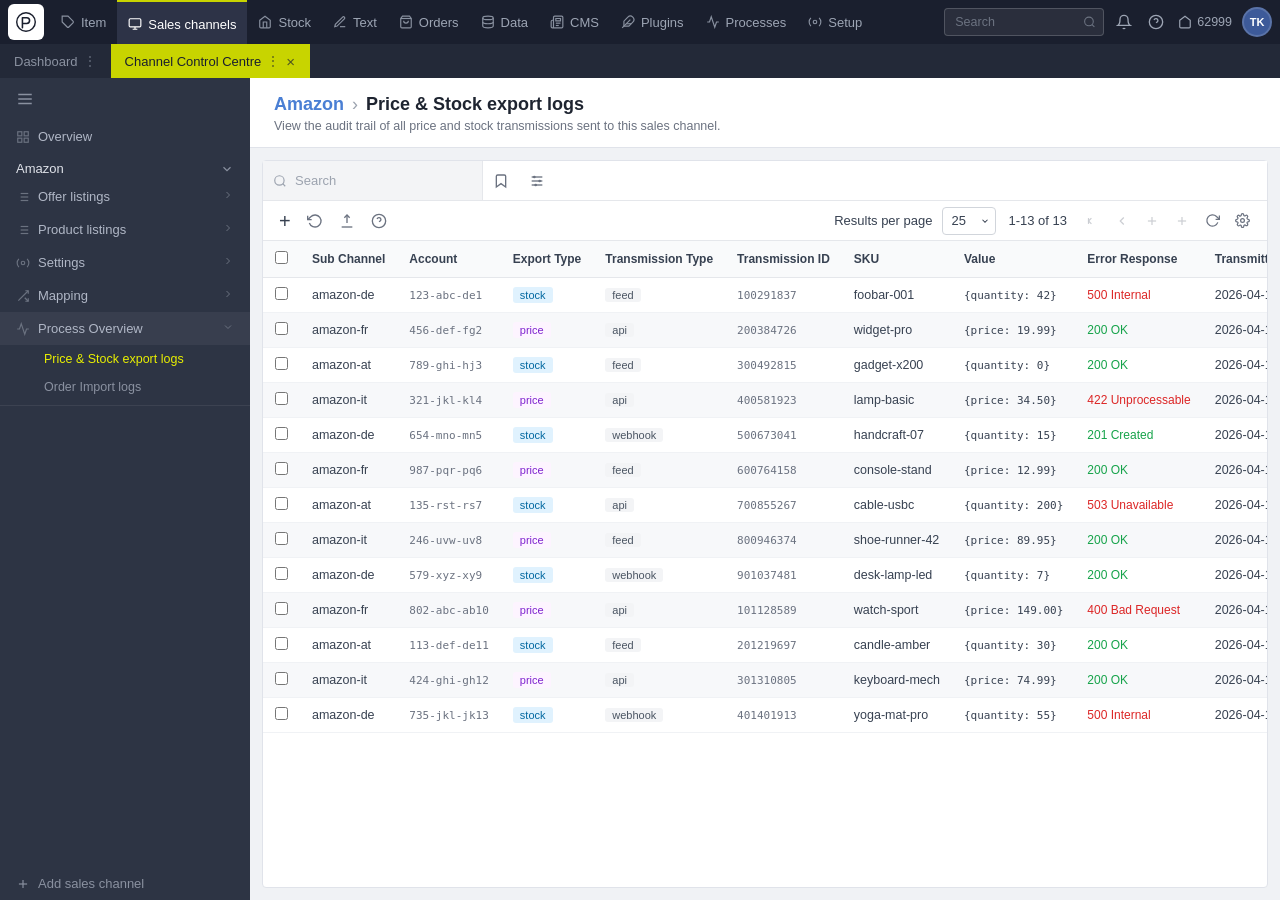
<file: price-stock-exports-logs-v2.html>
<!DOCTYPE html>
<html lang="en">
<head>
<meta charset="UTF-8">
<meta name="viewport" content="width=device-width, initial-scale=1.0">
<title>Price &amp; Stock export logs – PlentyOne</title>
<style>
  *, *::before, *::after { box-sizing: border-box; margin: 0; padding: 0; }

  body {
    font-family: -apple-system, BlinkMacSystemFont, 'Segoe UI', Roboto, sans-serif;
    font-size: 13px;
    color: #333;
    background: #f0f0f0;
    height: 100vh;
    display: flex;
    flex-direction: column;
    overflow: hidden;
  }

  /* ── TOP NAV ── */
  .top-nav {
    background: #1a1f2e;
    height: 44px;
    display: flex;
    align-items: center;
    padding: 0 0 0 4px;
    gap: 0;
    flex-shrink: 0;
  }
  /* Logo: white rounded square with P icon */
  .top-nav .logo {
    width: 36px; height: 36px;
    background: #fff;
    border-radius: 6px;
    display: flex; align-items: center; justify-content: center;
    margin: 0 6px 0 4px;
    flex-shrink: 0;
    color: #1a1f2e;
  }
  .top-nav .logo svg { width: 20px; height: 20px; }

  /* Nav items: no box, just text + icon, grey, tighter */
  .nav-item {
    color: #9da5b4;
    padding: 0 11px;
    height: 44px;
    display: flex; align-items: center; gap: 6px;
    font-size: 13px;
    cursor: pointer;
    white-space: nowrap;
    transition: color .12s;
    position: relative;
  }
  .nav-item:hover { color: #fff; }
  .nav-item svg { width: 14px; height: 14px; flex-shrink: 0; opacity: .85; }

  /* Active nav item: subtle grey bg, 2px yellow-green top border, white text */
  .nav-item.active {
    background: #2d3347;
    color: #fff;
    border-top: 2px solid #c8d400;
    padding-top: 2px; /* compensate for border so height stays the same */
  }
  .nav-item.active svg { opacity: 1; color: #fff; }
  .nav-item.active:hover { background: #323849; color: #fff; }

  .nav-spacer { flex: 1; }

  /* Right side of nav */
  .nav-right {
    display: flex; align-items: center; gap: 0;
    padding-right: 8px;
  }

  /* Search: visible input with border, search icon on the RIGHT inside */
  .nav-search-wrap {
    position: relative;
    margin-right: 4px;
  }
  .nav-search {
    background: rgba(255,255,255,.07);
    border: 1px solid rgba(255,255,255,.18);
    border-radius: 4px;
    color: #c5cad4;
    padding: 0 30px 0 10px;
    height: 28px; width: 160px; font-size: 12.5px;
    font-family: inherit;
    outline: none;
  }
  .nav-search::placeholder { color: #6b7280; }
  /* magnifier icon sits on the RIGHT of the search input */
  .nav-search-wrap .search-icon {
    position: absolute; right: 8px; top: 50%; transform: translateY(-50%);
    color: #6b7280; width: 13px; height: 13px; pointer-events: none;
  }

  /* Icon buttons: bell, ?, store, avatar */
  .nav-icon-btn {
    width: 32px; height: 32px;
    border-radius: 4px; background: transparent; border: none; cursor: pointer;
    display: flex; align-items: center; justify-content: center;
    color: #9da5b4;
  }
  .nav-icon-btn:hover { color: #fff; background: rgba(255,255,255,.07); }
  .nav-icon-btn svg { width: 16px; height: 16px; }

  /* Store number: small store icon + number */
  .nav-store {
    display: flex; align-items: center; gap: 5px;
    color: #9da5b4; font-size: 12.5px; padding: 0 6px;
    cursor: pointer; white-space: nowrap;
  }
  .nav-store svg { width: 14px; height: 14px; }
  .nav-store:hover { color: #fff; }

  /* Avatar circle */
  .nav-avatar {
    width: 30px; height: 30px; border-radius: 50%;
    background: #3d5a99;
    display: flex; align-items: center; justify-content: center;
    color: #fff; font-size: 11px; font-weight: 600;
    cursor: pointer; margin-left: 4px;
    border: 2px solid rgba(255,255,255,.15);
  }

  /* ── TAB BAR ── */
  .tab-bar {
    background: #232938;
    height: 34px;
    display: flex;
    align-items: stretch;
    flex-shrink: 0;
  }

  /* "Dashboard" — plain text, no background */
  .tab {
    display: flex; align-items: center; gap: 5px;
    padding: 0 14px;
    color: #8a91a0;
    font-size: 13px;
    cursor: pointer;
    white-space: nowrap;
    user-select: none;
  }
  .tab:hover { color: #c5cad4; }

  /* Active tab: yellow-green, dark text */
  .tab.active {
    background: #c8d400;
    color: #1a1f2e;
    font-weight: 500;
  }
  .tab.active:hover { color: #1a1f2e; }

  /* The ⋮ dots — slightly dimmer */
  .tab-dots {
    font-size: 14px;
    opacity: .6;
    line-height: 1;
    letter-spacing: 0;
  }

  /* × close — plain character, no box */
  .tab-close {
    font-size: 15px; line-height: 1;
    opacity: .7; cursor: pointer;
    padding: 0 1px;
  }
  .tab-close:hover { opacity: 1; }

  /* ── MAIN LAYOUT ── */
  .main-layout {
    display: flex;
    flex: 1;
    overflow: hidden;
  }

  /* ── SIDEBAR ── */
  .sidebar {
    width: 250px;
    background: #2d3444;
    flex-shrink: 0;
    overflow-y: auto;
    display: flex;
    flex-direction: column;
  }
  .sidebar-hamburger {
    padding: 12px 16px;
    color: #8a91a0;
    cursor: pointer;
    display: flex; align-items: center;
  }
  .sidebar-hamburger:hover { color: #fff; }

  .sidebar-section-label {
    color: #8a91a0;
    font-size: 12px;
    font-weight: 600;
    padding: 8px 16px 4px;
    display: flex; align-items: center; justify-content: space-between;
    cursor: pointer;
  }
  .sidebar-section-label .channel-name {
    color: #e0e3ea;
    font-size: 13px;
    font-weight: 500;
  }
  .sidebar-section-label svg { color:#8a91a0; }

  .sidebar-item {
    display: flex; align-items: center; justify-content: space-between;
    padding: 9px 16px 9px 16px;
    color: #b0b7c6;
    font-size: 13px;
    cursor: pointer;
    gap: 8px;
    transition: background .12s;
  }
  .sidebar-item:hover { background: rgba(255,255,255,.06); color: #fff; }
  .sidebar-item.active { background: #e9f000; color: #1e2430; font-weight: 500; }
  .sidebar-item.active svg { color: #1e2430 !important; }
  .sidebar-item svg { width:14px; height:14px; color:#6b7280; flex-shrink:0; }
  .sidebar-item .item-left { display:flex; align-items:center; gap:8px; }
  .sidebar-item .item-right svg { width:12px; height:12px; color:#6b7280; }

  .sidebar-submenu .sidebar-subitem {
    padding: 7px 16px 7px 44px;
    color: #8a91a0;
    font-size: 12.5px;
    cursor: pointer;
    transition: background .12s;
    display: flex; align-items: center; justify-content: space-between;
  }
  .sidebar-submenu .sidebar-subitem:hover { background: rgba(255,255,255,.06); color:#d0d5df; }
  .sidebar-submenu .sidebar-subitem.active { color: #e9f000; font-weight:500; }

  .sidebar-divider { height:1px; background:rgba(255,255,255,.07); margin: 4px 0; }

  .sidebar-add {
    display: flex; align-items: center; gap: 8px;
    padding: 9px 16px;
    color: #8a91a0;
    font-size: 13px;
    cursor: pointer;
    margin-top: auto;
  }
  .sidebar-add:hover { color: #d0d5df; }

  /* ── CONTENT ── */
  .content {
    flex: 1;
    background: #f0f2f5;
    overflow: auto;
    display: flex;
    flex-direction: column;
  }

  .page-header {
    background: #fff;
    padding: 16px 24px 14px;
    border-bottom: 1px solid #e0e3ea;
  }
  .page-breadcrumb {
    display: flex; align-items: center; gap: 8px;
    font-size: 18px; font-weight: 600; color: #1e2430;
    margin-bottom: 4px;
  }
  .page-breadcrumb .channel { color: #4a7fd4; cursor: pointer; }
  .page-breadcrumb .channel:hover { text-decoration: underline; }
  .page-breadcrumb .sep { color: #9ca3af; font-weight: 300; }
  .page-subtitle { color: #6b7280; font-size: 12.5px; }

  /* ── TABLE PANEL ── */
  .table-panel {
    background: #fff;
    margin: 12px;
    border: 1px solid #e0e3ea;
    border-radius: 4px;
    flex: 1;
    display: flex;
    flex-direction: column;
    min-height: 0;
  }

  /* ── TOOLBAR ROW 1: Search ── */
  .toolbar-search {
    padding: 0;
    display: flex;
    align-items: stretch;
    border-bottom: 1px solid #e5e7eb;
    background: #fff;
    height: 40px;
  }
  /* Search field occupies a fixed width (~220px) with light grey bg, no outer border, separated by subtle border-right */
  .search-wrap {
    position: relative;
    width: 220px;
    border-right: 1px solid #e5e7eb;
    flex-shrink: 0;
  }
  .search-wrap input {
    width: 100%;
    height: 100%;
    padding: 0 10px 0 32px;
    border: none;
    outline: none;
    background: #f3f4f6;
    font-size: 13px;
    color: #6b7280;
    font-family: inherit;
  }
  .search-wrap input::placeholder { color: #9ca3af; }
  .search-wrap svg {
    position: absolute; left: 10px; top: 50%; transform: translateY(-50%);
    width: 14px; height: 14px; color: #9ca3af; pointer-events: none;
  }
  /* Bookmark and filter icons — borderless, right of search */
  .toolbar-icon {
    width: 36px;
    display: flex; align-items: center; justify-content: center;
    cursor: pointer; background: #fff; color: #6b7280;
    border: none; flex-shrink: 0;
  }
  .toolbar-icon:hover { color: #374151; background: #f9fafb; }
  .toolbar-icon svg { width: 16px; height: 16px; }

  /* ── TOOLBAR ROW 2: Actions + Pagination ── */
  .toolbar-actions {
    padding: 0 12px;
    display: flex; align-items: center; gap: 4px;
    border-bottom: 1px solid #e5e7eb;
    background: #fff;
    height: 40px;
  }
  /* The + button is a bare text/symbol, not boxed */
  .action-plus {
    font-size: 20px; font-weight: 300; line-height: 1;
    color: #374151; cursor: pointer; padding: 0 4px;
    display: flex; align-items: center; justify-content: center;
    background: none; border: none; height: 28px;
    margin-right: 2px;
  }
  .action-plus:hover { color: #111; }
  /* Icon-only action buttons — no border, no background box */
  .action-btn {
    width: 28px; height: 28px;
    border: none; background: none;
    display: flex; align-items: center; justify-content: center;
    cursor: pointer; color: #6b7280;
    border-radius: 3px;
  }
  .action-btn:hover { background: #f3f4f6; color: #374151; }
  .action-btn svg { width: 16px; height: 16px; }

  .toolbar-spacer { flex: 1; }

  /* "Results per page" label */
  .pagination-info {
    color: #374151;
    font-size: 13px;
    white-space: nowrap;
    margin-right: 6px;
  }
  /* "25" dropdown — has a visible border box */
  .per-page-select {
    border: 1px solid #d1d5db;
    border-radius: 4px;
    padding: 3px 22px 3px 8px;
    font-size: 13px; color: #374151;
    font-family: inherit;
    background: #fff url("data:image/svg+xml,%3Csvg xmlns='http://www.w3.org/2000/svg' width='10' height='10' viewBox='0 0 24 24' fill='none' stroke='%23374151' stroke-width='2.5'%3E%3Cpath d='M6 9l6 6 6-6'/%3E%3C/svg%3E") no-repeat right 5px center;
    -webkit-appearance: none; outline: none; cursor: pointer;
    height: 28px;
  }
  /* "1-3 of 3" text */
  .pagination-count {
    color: #374151; font-size: 13px;
    margin: 0 8px; white-space: nowrap;
  }
  /* Nav icon buttons — no border */
  .page-nav-btn {
    width: 26px; height: 26px;
    border: none; background: none;
    display: flex; align-items: center; justify-content: center;
    cursor: pointer; color: #6b7280; border-radius: 3px;
  }
  .page-nav-btn:hover { background: #f3f4f6; color: #374151; }
  .page-nav-btn.disabled { opacity: .35; cursor: default; pointer-events: none; }
  .page-nav-btn svg { width: 14px; height: 14px; }
  /* Refresh and settings use slightly different stroke weight visually */
  .page-nav-btn.nav-refresh svg,
  .page-nav-btn.nav-settings svg { width: 15px; height: 15px; }

  /* Table */
  .table-wrap { overflow-x: auto; flex: 1; }
  table { width: 100%; border-collapse: collapse; font-size: 12.5px; }
  thead tr { background: #f9fafb; }
  thead th {
    padding: 10px 12px;
    text-align: left;
    font-weight: 600;
    color: #374151;
    border-bottom: 1px solid #e5e7eb;
    white-space: nowrap;
    font-size: 12px;
    position: sticky; top: 0; z-index: 1;
    background: #f9fafb;
  }
  thead th input[type="checkbox"] { cursor: pointer; }

  tbody tr { border-bottom: 1px solid #f0f2f5; }
  tbody tr:nth-child(odd)  { background: #ffffff; }
  tbody tr:nth-child(even) { background: #f7f8fa; }
  tbody tr:hover { background: #eff6ff !important; }

  tbody td {
    padding: 9px 12px;
    color: #374151;
    white-space: nowrap;
    vertical-align: middle;
  }
  tbody td input[type="checkbox"] { cursor: pointer; }

  .badge {
    display: inline-flex; align-items: center;
    padding: 2px 8px; border-radius: 10px;
    font-size: 11px; font-weight: 500; white-space: nowrap;
  }
  .badge-amazon  { background: #fef3c7; color: #92400e; }
  .badge-ebay    { background: #dbeafe; color: #1e40af; }
  .badge-etsy    { background: #fce7f3; color: #9d174d; }
  .badge-kaufland{ background: #dcfce7; color: #166534; }
  .badge-otto    { background: #ede9fe; color: #5b21b6; }

  .export-type-badge {
    display: inline-flex; align-items: center; gap: 3px;
    padding: 2px 7px; border-radius: 3px;
    font-size: 11px; font-weight: 500;
  }
  .badge-stock { background: #e0f2fe; color: #0369a1; }
  .badge-price { background: #fdf4ff; color: #7e22ce; }

  .error-cell { color: #dc2626; font-size: 12px; }
  .ok-cell    { color: #16a34a; font-size: 12px; }

  .tx-id { font-family: 'SF Mono', 'Fira Mono', monospace; font-size: 11px; color:#6b7280; }
  .value-cell { font-family: 'SF Mono', 'Fira Mono', monospace; font-size: 11px; color:#374151; }

  .transmission-badge {
    background: #f3f4f6; color: #4b5563;
    padding: 1px 7px; border-radius: 3px;
    font-size: 11px;
  }
</style>
</head>
<body>

<!-- TOP NAV -->
<nav class="top-nav">
  <div class="logo">
    <svg viewBox="0 0 28 28" fill="none" xmlns="http://www.w3.org/2000/svg" width="22" height="22">
      <circle cx="14" cy="14" r="13" stroke="#1a1f2e" stroke-width="2" fill="none"/>
      <path d="M9 8h6a4 4 0 010 8H9V8zm0 8v6" stroke="#1a1f2e" stroke-width="2.2" stroke-linecap="round" stroke-linejoin="round"/>
    </svg>
  </div>

  <div class="nav-item">
    <svg viewBox="0 0 24 24" fill="none" stroke="currentColor" stroke-width="2"><path d="M20.59 13.41l-7.17 7.17a2 2 0 01-2.83 0L2 12V2h10l8.59 8.59a2 2 0 010 2.82z"/><line x1="7" y1="7" x2="7.01" y2="7"/></svg>
    Item
  </div>
  <div class="nav-item active">
    <svg viewBox="0 0 24 24" fill="none" stroke="currentColor" stroke-width="2"><rect x="2" y="3" width="20" height="14" rx="2"/><path d="M8 21h8M12 17v4"/></svg>
    Sales channels
  </div>
  <div class="nav-item">
    <svg viewBox="0 0 24 24" fill="none" stroke="currentColor" stroke-width="2"><path d="M3 9l9-7 9 7v11a2 2 0 01-2 2H5a2 2 0 01-2-2z"/><polyline points="9 22 9 12 15 12 15 22"/></svg>
    Stock
  </div>
  <div class="nav-item">
    <svg viewBox="0 0 24 24" fill="none" stroke="currentColor" stroke-width="2"><path d="M12 20h9"/><path d="M16.5 3.5a2.121 2.121 0 013 3L7 19l-4 1 1-4L16.5 3.5z"/></svg>
    Text
  </div>
  <div class="nav-item">
    <svg viewBox="0 0 24 24" fill="none" stroke="currentColor" stroke-width="2"><path d="M6 2L3 6v14a2 2 0 002 2h14a2 2 0 002-2V6l-3-4z"/><line x1="3" y1="6" x2="21" y2="6"/><path d="M16 10a4 4 0 01-8 0"/></svg>
    Orders
  </div>
  <div class="nav-item">
    <svg viewBox="0 0 24 24" fill="none" stroke="currentColor" stroke-width="2"><ellipse cx="12" cy="5" rx="9" ry="3"/><path d="M21 12c0 1.66-4 3-9 3s-9-1.34-9-3"/><path d="M3 5v14c0 1.66 4 3 9 3s9-1.34 9-3V5"/></svg>
    Data
  </div>
  <div class="nav-item">
    <svg viewBox="0 0 24 24" fill="none" stroke="currentColor" stroke-width="2"><path d="M4 22h16a2 2 0 002-2V4a2 2 0 00-2-2H8a2 2 0 00-2 2v16a2 2 0 01-2 2zm0 0a2 2 0 01-2-2v-9c0-1.1.9-2 2-2h2"/><path d="M18 14h-8"/><path d="M15 18h-5"/><path d="M10 6h8v4h-8V6z"/></svg>
    CMS
  </div>
  <div class="nav-item">
    <svg viewBox="0 0 24 24" fill="none" stroke="currentColor" stroke-width="2"><path d="M20.24 12.24a6 6 0 00-8.49-8.49L5 10.5V19h8.5z"/><line x1="16" y1="8" x2="2" y2="22"/><line x1="17.5" y1="15" x2="9" y2="15"/></svg>
    Plugins
  </div>
  <div class="nav-item">
    <svg viewBox="0 0 24 24" fill="none" stroke="currentColor" stroke-width="2"><polyline points="22 12 18 12 15 21 9 3 6 12 2 12"/></svg>
    Processes
  </div>
  <div class="nav-item">
    <svg viewBox="0 0 24 24" fill="none" stroke="currentColor" stroke-width="2"><circle cx="12" cy="12" r="3"/><path d="M19.07 4.93a10 10 0 010 14.14M4.93 4.93a10 10 0 000 14.14"/></svg>
    Setup
  </div>

  <div class="nav-spacer"></div>
  <div class="nav-right">
    <div class="nav-search-wrap">
      <input class="nav-search" type="text" placeholder="Search">
      <svg class="search-icon" viewBox="0 0 24 24" fill="none" stroke="currentColor" stroke-width="2"><circle cx="11" cy="11" r="8"/><line x1="21" y1="21" x2="16.65" y2="16.65"/></svg>
    </div>
    <button class="nav-icon-btn" title="Notifications">
      <svg viewBox="0 0 24 24" fill="none" stroke="currentColor" stroke-width="2" width="16" height="16"><path d="M18 8A6 6 0 006 8c0 7-3 9-3 9h18s-3-2-3-9"/><path d="M13.73 21a2 2 0 01-3.46 0"/></svg>
    </button>
    <button class="nav-icon-btn" title="Help">
      <svg viewBox="0 0 24 24" fill="none" stroke="currentColor" stroke-width="2" width="16" height="16"><circle cx="12" cy="12" r="10"/><path d="M9.09 9a3 3 0 015.83 1c0 2-3 3-3 3"/><line x1="12" y1="17" x2="12.01" y2="17"/></svg>
    </button>
    <div class="nav-store">
      <svg viewBox="0 0 24 24" fill="none" stroke="currentColor" stroke-width="2"><path d="M3 9l9-7 9 7v11a2 2 0 01-2 2H5a2 2 0 01-2-2z"/></svg>
      62999
    </div>
    <div class="nav-avatar">TK</div>
  </div>
</nav>

<!-- TAB BAR -->
<div class="tab-bar">
  <div class="tab">
    Dashboard
    <span class="tab-dots">⋮</span>
  </div>
  <div class="tab active">
    Channel Control Centre
    <span class="tab-dots">⋮</span>
    <span class="tab-close">×</span>
  </div>
</div>

<!-- MAIN -->
<div class="main-layout">

  <!-- SIDEBAR -->
  <aside class="sidebar">
    <div class="sidebar-hamburger">
      <svg width="18" height="18" viewBox="0 0 24 24" fill="none" stroke="currentColor" stroke-width="2"><line x1="3" y1="12" x2="21" y2="12"/><line x1="3" y1="6" x2="21" y2="6"/><line x1="3" y1="18" x2="21" y2="18"/></svg>
    </div>

    <!-- Overview -->
    <div class="sidebar-item" style="padding-left:16px;">
      <div class="item-left">
        <svg viewBox="0 0 24 24" fill="none" stroke="currentColor" stroke-width="2"><rect x="3" y="3" width="7" height="7"/><rect x="14" y="3" width="7" height="7"/><rect x="3" y="14" width="7" height="7"/><rect x="14" y="14" width="7" height="7"/></svg>
        Overview
      </div>
    </div>

    <!-- Channel label -->
    <div class="sidebar-section-label">
      <span class="channel-name">Amazon</span>
      <svg width="14" height="14" viewBox="0 0 24 24" fill="none" stroke="currentColor" stroke-width="2"><polyline points="6 9 12 15 18 9"/></svg>
    </div>

    <!-- Offer listings -->
    <div class="sidebar-item" onclick="toggleMenu(this)">
      <div class="item-left">
        <svg viewBox="0 0 24 24" fill="none" stroke="currentColor" stroke-width="2"><line x1="8" y1="6" x2="21" y2="6"/><line x1="8" y1="12" x2="21" y2="12"/><line x1="8" y1="18" x2="21" y2="18"/><line x1="3" y1="6" x2="3.01" y2="6"/><line x1="3" y1="12" x2="3.01" y2="12"/><line x1="3" y1="18" x2="3.01" y2="18"/></svg>
        Offer listings
      </div>
      <div class="item-right">
        <svg viewBox="0 0 24 24" fill="none" stroke="currentColor" stroke-width="2"><polyline points="9 18 15 12 9 6"/></svg>
      </div>
    </div>

    <!-- Product listings -->
    <div class="sidebar-item" onclick="toggleMenu(this)">
      <div class="item-left">
        <svg viewBox="0 0 24 24" fill="none" stroke="currentColor" stroke-width="2"><line x1="8" y1="6" x2="21" y2="6"/><line x1="8" y1="12" x2="21" y2="12"/><line x1="8" y1="18" x2="21" y2="18"/><line x1="3" y1="6" x2="3.01" y2="6"/><line x1="3" y1="12" x2="3.01" y2="12"/><line x1="3" y1="18" x2="3.01" y2="18"/></svg>
        Product listings
      </div>
      <div class="item-right">
        <svg viewBox="0 0 24 24" fill="none" stroke="currentColor" stroke-width="2"><polyline points="9 18 15 12 9 6"/></svg>
      </div>
    </div>

    <!-- Settings -->
    <div class="sidebar-item" onclick="toggleMenu(this)">
      <div class="item-left">
        <svg viewBox="0 0 24 24" fill="none" stroke="currentColor" stroke-width="2"><circle cx="12" cy="12" r="3"/><path d="M19.07 4.93a10 10 0 010 14.14M4.93 4.93a10 10 0 000 14.14"/></svg>
        Settings
      </div>
      <div class="item-right">
        <svg viewBox="0 0 24 24" fill="none" stroke="currentColor" stroke-width="2"><polyline points="9 18 15 12 9 6"/></svg>
      </div>
    </div>

    <!-- Mapping – collapsed (no submenus shown) -->
    <div class="sidebar-item" onclick="toggleMenu(this)" id="mapping-item">
      <div class="item-left">
        <svg viewBox="0 0 24 24" fill="none" stroke="currentColor" stroke-width="2"><polyline points="16 3 21 3 21 8"/><line x1="4" y1="20" x2="21" y2="3"/><polyline points="21 16 21 21 16 21"/><line x1="15" y1="15" x2="21" y2="21"/></svg>
        Mapping
      </div>
      <div class="item-right">
        <svg viewBox="0 0 24 24" fill="none" stroke="currentColor" stroke-width="2"><polyline points="9 18 15 12 9 6"/></svg>
      </div>
    </div>

    <!-- Process Overview – expanded with submenus -->
    <div class="sidebar-item" id="process-overview-item" onclick="toggleProcessMenu()" style="background:rgba(255,255,255,.05);">
      <div class="item-left">
        <svg viewBox="0 0 24 24" fill="none" stroke="currentColor" stroke-width="2"><polyline points="22 12 18 12 15 21 9 3 6 12 2 12"/></svg>
        Process Overview
      </div>
      <div class="item-right" id="process-arrow">
        <svg viewBox="0 0 24 24" fill="none" stroke="currentColor" stroke-width="2"><polyline points="6 9 12 15 18 9"/></svg>
      </div>
    </div>
    <div class="sidebar-submenu" id="process-submenu">
      <div class="sidebar-subitem active" onclick="navigate('price-stock')">Price &amp; Stock export logs</div>
      <div class="sidebar-subitem" onclick="navigate('order-imports')">Order Import logs</div>
    </div>

    <div class="sidebar-divider"></div>

    <!-- Add sales channel -->
    <div class="sidebar-add">
      <svg width="14" height="14" viewBox="0 0 24 24" fill="none" stroke="currentColor" stroke-width="2"><line x1="12" y1="5" x2="12" y2="19"/><line x1="5" y1="12" x2="19" y2="12"/></svg>
      Add sales channel
    </div>
  </aside>

  <!-- CONTENT -->
  <main class="content">

    <div class="page-header">
      <div class="page-breadcrumb">
        <span class="channel">Amazon</span>
        <span class="sep">›</span>
        <span>Price &amp; Stock export logs</span>
      </div>
      <div class="page-subtitle">View the audit trail of all price and stock transmissions sent to this sales channel.</div>
    </div>

    <div class="table-panel">

      <!-- Row 1: Search -->
      <div class="toolbar-search">
        <div class="search-wrap">
          <!-- magnifier icon -->
          <svg viewBox="0 0 24 24" fill="none" stroke="currentColor" stroke-width="2"><circle cx="11" cy="11" r="8"/><line x1="21" y1="21" x2="16.65" y2="16.65"/></svg>
          <input type="text" placeholder="Search">
        </div>
        <!-- bookmark icon -->
        <div class="toolbar-icon" title="Saved searches">
          <svg viewBox="0 0 24 24" fill="none" stroke="currentColor" stroke-width="2"><path d="M19 21l-7-5-7 5V5a2 2 0 012-2h10a2 2 0 012 2z"/></svg>
        </div>
        <!-- sliders / filter icon -->
        <div class="toolbar-icon" title="Filters">
          <svg viewBox="0 0 24 24" fill="none" stroke="currentColor" stroke-width="2"><line x1="4" y1="6" x2="20" y2="6"/><circle cx="8" cy="6" r="2" fill="currentColor" stroke="none"/><line x1="4" y1="12" x2="20" y2="12"/><circle cx="16" cy="12" r="2" fill="currentColor" stroke="none"/><line x1="4" y1="18" x2="20" y2="18"/><circle cx="10" cy="18" r="2" fill="currentColor" stroke="none"/></svg>
        </div>
      </div>

      <!-- Row 2: Actions + Pagination -->
      <div class="toolbar-actions">
        <!-- + (bare, larger) -->
        <button class="action-plus" title="Add">+</button>
        <!-- history / undo clock -->
        <div class="action-btn" title="History">
          <svg viewBox="0 0 24 24" fill="none" stroke="currentColor" stroke-width="2"><polyline points="1 4 1 10 7 10"/><path d="M3.51 15a9 9 0 102.13-9.36L1 10"/></svg>
        </div>
        <!-- upload arrow -->
        <div class="action-btn" title="Export">
          <svg viewBox="0 0 24 24" fill="none" stroke="currentColor" stroke-width="2"><polyline points="16 7 12 3 8 7"/><line x1="12" y1="3" x2="12" y2="15"/><path d="M20 21H4"/></svg>
        </div>
        <!-- question mark circle -->
        <div class="action-btn" title="Help">
          <svg viewBox="0 0 24 24" fill="none" stroke="currentColor" stroke-width="2"><circle cx="12" cy="12" r="10"/><path d="M9.09 9a3 3 0 015.83 1c0 2-3 3-3 3"/><line x1="12" y1="17" x2="12.01" y2="17"/></svg>
        </div>

        <div class="toolbar-spacer"></div>

        <span class="pagination-info">Results per page</span>
        <select class="per-page-select">
          <option>25</option>
          <option>50</option>
          <option>100</option>
        </select>
        <span class="pagination-count">1-13 of 13</span>

        <!-- |< first -->
        <div class="page-nav-btn disabled" title="First">
          <svg viewBox="0 0 24 24" fill="none" stroke="currentColor" stroke-width="2"><polyline points="11 17 6 12 11 7"/><line x1="6" y1="7" x2="6" y2="17"/></svg>
        </div>
        <!-- < prev -->
        <div class="page-nav-btn disabled" title="Previous">
          <svg viewBox="0 0 24 24" fill="none" stroke="currentColor" stroke-width="2"><polyline points="15 18 9 12 15 6"/></svg>
        </div>
        <!-- + add page (the two + icons in the design are nav placeholders) -->
        <div class="page-nav-btn disabled" title="—">
          <svg viewBox="0 0 24 24" fill="none" stroke="currentColor" stroke-width="2"><line x1="12" y1="5" x2="12" y2="19"/><line x1="5" y1="12" x2="19" y2="12"/></svg>
        </div>
        <div class="page-nav-btn disabled" title="—">
          <svg viewBox="0 0 24 24" fill="none" stroke="currentColor" stroke-width="2"><line x1="12" y1="5" x2="12" y2="19"/><line x1="5" y1="12" x2="19" y2="12"/></svg>
        </div>
        <!-- refresh -->
        <div class="page-nav-btn nav-refresh" title="Refresh">
          <svg viewBox="0 0 24 24" fill="none" stroke="currentColor" stroke-width="2"><polyline points="23 4 23 10 17 10"/><path d="M20.49 15a9 9 0 11-2.12-9.36L23 10"/></svg>
        </div>
        <!-- gear / settings -->
        <div class="page-nav-btn nav-settings" title="Column settings">
          <svg viewBox="0 0 24 24" fill="none" stroke="currentColor" stroke-width="2"><circle cx="12" cy="12" r="3"/><path d="M19.4 15a1.65 1.65 0 00.33 1.82l.06.06a2 2 0 010 2.83 2 2 0 01-2.83 0l-.06-.06a1.65 1.65 0 00-1.82-.33 1.65 1.65 0 00-1 1.51V21a2 2 0 01-4 0v-.09A1.65 1.65 0 009 19.4a1.65 1.65 0 00-1.82.33l-.06.06a2 2 0 01-2.83-2.83l.06-.06A1.65 1.65 0 004.68 15a1.65 1.65 0 00-1.51-1H3a2 2 0 010-4h.09A1.65 1.65 0 004.6 9a1.65 1.65 0 00-.33-1.82l-.06-.06a2 2 0 012.83-2.83l.06.06A1.65 1.65 0 009 4.68a1.65 1.65 0 001-1.51V3a2 2 0 014 0v.09a1.65 1.65 0 001 1.51 1.65 1.65 0 001.82-.33l.06-.06a2 2 0 012.83 2.83l-.06.06A1.65 1.65 0 0019.4 9a1.65 1.65 0 001.51 1H21a2 2 0 010 4h-.09a1.65 1.65 0 00-1.51 1z"/></svg>
        </div>
      </div>

      <!-- Table -->
      <div class="table-wrap">
        <table>
          <thead>
            <tr>
              <th style="width:36px;"><input type="checkbox"></th>
              <th>Sub Channel</th>
              <th>Account</th>
              <th>Export Type</th>
              <th>Transmission Type</th>
              <th>Transmission ID</th>
              <th>SKU</th>
              <th>Value</th>
              <th>Error Response</th>
              <th>Transmitted At</th>
            </tr>
          </thead>
          <tbody>
            <tr>
              <td><input type="checkbox"></td>
              <td>amazon-de</td>
              <td><span class="tx-id">123-abc-de1</span></td>
              <td><span class="badge export-type-badge badge-stock">stock</span></td>
              <td><span class="transmission-badge">feed</span></td>
              <td><span class="tx-id">100291837</span></td>
              <td>foobar-001</td>
              <td><span class="value-cell">{quantity: 42}</span></td>
              <td><span class="error-cell">500 Internal</span></td>
              <td>2026-04-14 16:12:00</td>
            </tr>
            <tr>
              <td><input type="checkbox"></td>
              <td>amazon-fr</td>
              <td><span class="tx-id">456-def-fg2</span></td>
              <td><span class="badge export-type-badge badge-price">price</span></td>
              <td><span class="transmission-badge">api</span></td>
              <td><span class="tx-id">200384726</span></td>
              <td>widget-pro</td>
              <td><span class="value-cell">{price: 19.99}</span></td>
              <td><span class="ok-cell">200 OK</span></td>
              <td>2026-04-14 15:47:22</td>
            </tr>
            <tr>
              <td><input type="checkbox"></td>
              <td>amazon-at</td>
              <td><span class="tx-id">789-ghi-hj3</span></td>
              <td><span class="badge export-type-badge badge-stock">stock</span></td>
              <td><span class="transmission-badge">feed</span></td>
              <td><span class="tx-id">300492815</span></td>
              <td>gadget-x200</td>
              <td><span class="value-cell">{quantity: 0}</span></td>
              <td><span class="ok-cell">200 OK</span></td>
              <td>2026-04-14 15:30:05</td>
            </tr>
            <tr>
              <td><input type="checkbox"></td>
              <td>amazon-it</td>
              <td><span class="tx-id">321-jkl-kl4</span></td>
              <td><span class="badge export-type-badge badge-price">price</span></td>
              <td><span class="transmission-badge">api</span></td>
              <td><span class="tx-id">400581923</span></td>
              <td>lamp-basic</td>
              <td><span class="value-cell">{price: 34.50}</span></td>
              <td><span class="error-cell">422 Unprocessable</span></td>
              <td>2026-04-14 14:58:11</td>
            </tr>
            <tr>
              <td><input type="checkbox"></td>
              <td>amazon-de</td>
              <td><span class="tx-id">654-mno-mn5</span></td>
              <td><span class="badge export-type-badge badge-stock">stock</span></td>
              <td><span class="transmission-badge">webhook</span></td>
              <td><span class="tx-id">500673041</span></td>
              <td>handcraft-07</td>
              <td><span class="value-cell">{quantity: 15}</span></td>
              <td><span class="ok-cell">201 Created</span></td>
              <td>2026-04-14 14:21:47</td>
            </tr>
            <tr>
              <td><input type="checkbox"></td>
              <td>amazon-fr</td>
              <td><span class="tx-id">987-pqr-pq6</span></td>
              <td><span class="badge export-type-badge badge-price">price</span></td>
              <td><span class="transmission-badge">feed</span></td>
              <td><span class="tx-id">600764158</span></td>
              <td>console-stand</td>
              <td><span class="value-cell">{price: 12.99}</span></td>
              <td><span class="ok-cell">200 OK</span></td>
              <td>2026-04-14 13:55:30</td>
            </tr>
            <tr>
              <td><input type="checkbox"></td>
              <td>amazon-at</td>
              <td><span class="tx-id">135-rst-rs7</span></td>
              <td><span class="badge export-type-badge badge-stock">stock</span></td>
              <td><span class="transmission-badge">api</span></td>
              <td><span class="tx-id">700855267</span></td>
              <td>cable-usbc</td>
              <td><span class="value-cell">{quantity: 200}</span></td>
              <td><span class="error-cell">503 Unavailable</span></td>
              <td>2026-04-14 13:10:09</td>
            </tr>
            <tr>
              <td><input type="checkbox"></td>
              <td>amazon-it</td>
              <td><span class="tx-id">246-uvw-uv8</span></td>
              <td><span class="badge export-type-badge badge-price">price</span></td>
              <td><span class="transmission-badge">feed</span></td>
              <td><span class="tx-id">800946374</span></td>
              <td>shoe-runner-42</td>
              <td><span class="value-cell">{price: 89.95}</span></td>
              <td><span class="ok-cell">200 OK</span></td>
              <td>2026-04-14 12:44:55</td>
            </tr>
            <tr>
              <td><input type="checkbox"></td>
              <td>amazon-de</td>
              <td><span class="tx-id">579-xyz-xy9</span></td>
              <td><span class="badge export-type-badge badge-stock">stock</span></td>
              <td><span class="transmission-badge">webhook</span></td>
              <td><span class="tx-id">901037481</span></td>
              <td>desk-lamp-led</td>
              <td><span class="value-cell">{quantity: 7}</span></td>
              <td><span class="ok-cell">200 OK</span></td>
              <td>2026-04-14 12:01:38</td>
            </tr>
            <tr>
              <td><input type="checkbox"></td>
              <td>amazon-fr</td>
              <td><span class="tx-id">802-abc-ab10</span></td>
              <td><span class="badge export-type-badge badge-price">price</span></td>
              <td><span class="transmission-badge">api</span></td>
              <td><span class="tx-id">101128589</span></td>
              <td>watch-sport</td>
              <td><span class="value-cell">{price: 149.00}</span></td>
              <td><span class="error-cell">400 Bad Request</span></td>
              <td>2026-04-14 11:33:17</td>
            </tr>
            <tr>
              <td><input type="checkbox"></td>
              <td>amazon-at</td>
              <td><span class="tx-id">113-def-de11</span></td>
              <td><span class="badge export-type-badge badge-stock">stock</span></td>
              <td><span class="transmission-badge">feed</span></td>
              <td><span class="tx-id">201219697</span></td>
              <td>candle-amber</td>
              <td><span class="value-cell">{quantity: 30}</span></td>
              <td><span class="ok-cell">200 OK</span></td>
              <td>2026-04-14 10:58:44</td>
            </tr>
            <tr>
              <td><input type="checkbox"></td>
              <td>amazon-it</td>
              <td><span class="tx-id">424-ghi-gh12</span></td>
              <td><span class="badge export-type-badge badge-price">price</span></td>
              <td><span class="transmission-badge">api</span></td>
              <td><span class="tx-id">301310805</span></td>
              <td>keyboard-mech</td>
              <td><span class="value-cell">{price: 74.99}</span></td>
              <td><span class="ok-cell">200 OK</span></td>
              <td>2026-04-14 10:22:03</td>
            </tr>
            <tr>
              <td><input type="checkbox"></td>
              <td>amazon-de</td>
              <td><span class="tx-id">735-jkl-jk13</span></td>
              <td><span class="badge export-type-badge badge-stock">stock</span></td>
              <td><span class="transmission-badge">webhook</span></td>
              <td><span class="tx-id">401401913</span></td>
              <td>yoga-mat-pro</td>
              <td><span class="value-cell">{quantity: 55}</span></td>
              <td><span class="error-cell">500 Internal</span></td>
              <td>2026-04-14 09:47:29</td>
            </tr>
          </tbody>
        </table>
      </div>

    </div>
  </main>
</div>

<script>
  function toggleMenu(el) {
    // simple visual feedback toggle for collapsed sidebar items
    const arrow = el.querySelector('.item-right svg');
    if (arrow) {
      const isOpen = el.dataset.open === '1';
      el.dataset.open = isOpen ? '0' : '1';
      arrow.style.transform = isOpen ? '' : 'rotate(90deg)';
    }
  }

  function toggleProcessMenu() {
    const submenu = document.getElementById('process-submenu');
    const arrow = document.getElementById('process-arrow').querySelector('svg');
    const isOpen = submenu.style.display !== 'none';
    submenu.style.display = isOpen ? 'none' : 'block';
    arrow.style.transform = isOpen ? 'rotate(-90deg)' : '';
    document.getElementById('process-overview-item').style.background = isOpen ? '' : 'rgba(255,255,255,.05)';
  }

  function navigate(page) {
    document.querySelectorAll('.sidebar-subitem').forEach(el => el.classList.remove('active'));
    event.target.classList.add('active');
  }

  // Init: process submenu open
  document.getElementById('process-submenu').style.display = 'block';

  // Row click to select checkbox
  document.querySelectorAll('tbody tr').forEach(row => {
    row.addEventListener('click', function(e) {
      if (e.target.tagName === 'INPUT') return;
      const cb = this.querySelector('input[type="checkbox"]');
      cb.checked = !cb.checked;
      this.style.background = cb.checked ? '#dbeafe' : '';
    });
  });
</script>
</body>
</html>
</file>
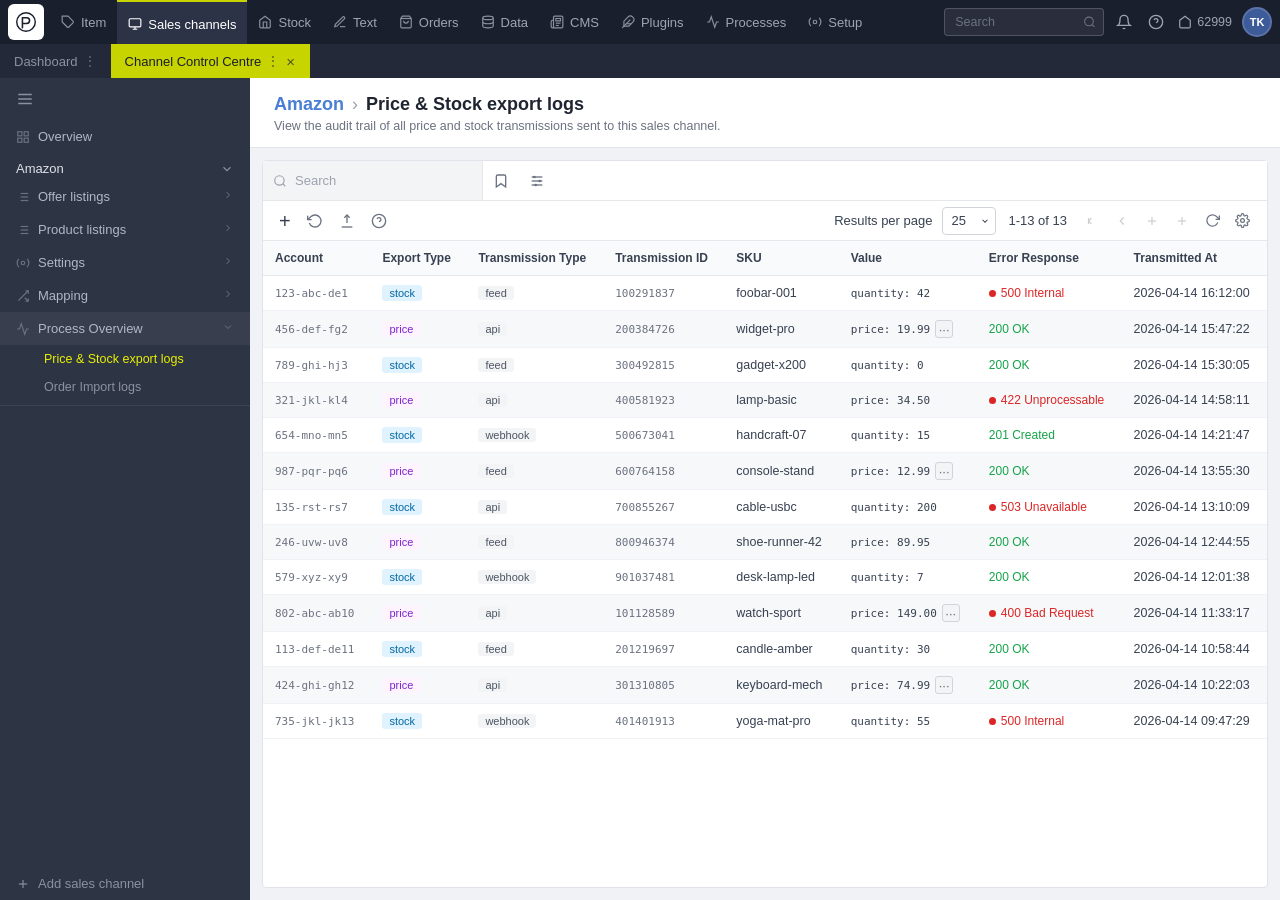
<file: price-stock-exports-logs-v3.html>
<!DOCTYPE html>
<html lang="en">
<head>
<meta charset="UTF-8">
<meta name="viewport" content="width=device-width, initial-scale=1.0">
<title>Price &amp; Stock export logs – PlentyOne</title>
<style>
  *, *::before, *::after { box-sizing: border-box; margin: 0; padding: 0; }

  body {
    font-family: -apple-system, BlinkMacSystemFont, 'Segoe UI', Roboto, sans-serif;
    font-size: 13px;
    color: #333;
    background: #f0f0f0;
    height: 100vh;
    display: flex;
    flex-direction: column;
    overflow: hidden;
  }

  /* ── TOP NAV ── */
  .top-nav {
    background: #1a1f2e;
    height: 44px;
    display: flex;
    align-items: center;
    padding: 0 0 0 4px;
    gap: 0;
    flex-shrink: 0;
  }
  /* Logo: white rounded square with P icon */
  .top-nav .logo {
    width: 36px; height: 36px;
    background: #fff;
    border-radius: 6px;
    display: flex; align-items: center; justify-content: center;
    margin: 0 6px 0 4px;
    flex-shrink: 0;
    color: #1a1f2e;
  }
  .top-nav .logo svg { width: 20px; height: 20px; }

  /* Nav items: no box, just text + icon, grey, tighter */
  .nav-item {
    color: #9da5b4;
    padding: 0 11px;
    height: 44px;
    display: flex; align-items: center; gap: 6px;
    font-size: 13px;
    cursor: pointer;
    white-space: nowrap;
    transition: color .12s;
    position: relative;
  }
  .nav-item:hover { color: #fff; }
  .nav-item svg { width: 14px; height: 14px; flex-shrink: 0; opacity: .85; }

  /* Active nav item: subtle grey bg, 2px yellow-green top border, white text */
  .nav-item.active {
    background: #2d3347;
    color: #fff;
    border-top: 2px solid #c8d400;
    padding-top: 2px; /* compensate for border so height stays the same */
  }
  .nav-item.active svg { opacity: 1; color: #fff; }
  .nav-item.active:hover { background: #323849; color: #fff; }

  .nav-spacer { flex: 1; }

  /* Right side of nav */
  .nav-right {
    display: flex; align-items: center; gap: 0;
    padding-right: 8px;
  }

  /* Search: visible input with border, search icon on the RIGHT inside */
  .nav-search-wrap {
    position: relative;
    margin-right: 4px;
  }
  .nav-search {
    background: rgba(255,255,255,.07);
    border: 1px solid rgba(255,255,255,.18);
    border-radius: 4px;
    color: #c5cad4;
    padding: 0 30px 0 10px;
    height: 28px; width: 160px; font-size: 12.5px;
    font-family: inherit;
    outline: none;
  }
  .nav-search::placeholder { color: #6b7280; }
  /* magnifier icon sits on the RIGHT of the search input */
  .nav-search-wrap .search-icon {
    position: absolute; right: 8px; top: 50%; transform: translateY(-50%);
    color: #6b7280; width: 13px; height: 13px; pointer-events: none;
  }

  /* Icon buttons: bell, ?, store, avatar */
  .nav-icon-btn {
    width: 32px; height: 32px;
    border-radius: 4px; background: transparent; border: none; cursor: pointer;
    display: flex; align-items: center; justify-content: center;
    color: #9da5b4;
  }
  .nav-icon-btn:hover { color: #fff; background: rgba(255,255,255,.07); }
  .nav-icon-btn svg { width: 16px; height: 16px; }

  /* Store number: small store icon + number */
  .nav-store {
    display: flex; align-items: center; gap: 5px;
    color: #9da5b4; font-size: 12.5px; padding: 0 6px;
    cursor: pointer; white-space: nowrap;
  }
  .nav-store svg { width: 14px; height: 14px; }
  .nav-store:hover { color: #fff; }

  /* Avatar circle */
  .nav-avatar {
    width: 30px; height: 30px; border-radius: 50%;
    background: #3d5a99;
    display: flex; align-items: center; justify-content: center;
    color: #fff; font-size: 11px; font-weight: 600;
    cursor: pointer; margin-left: 4px;
    border: 2px solid rgba(255,255,255,.15);
  }

  /* ── TAB BAR ── */
  .tab-bar {
    background: #232938;
    height: 34px;
    display: flex;
    align-items: stretch;
    flex-shrink: 0;
  }

  /* "Dashboard" — plain text, no background */
  .tab {
    display: flex; align-items: center; gap: 5px;
    padding: 0 14px;
    color: #8a91a0;
    font-size: 13px;
    cursor: pointer;
    white-space: nowrap;
    user-select: none;
  }
  .tab:hover { color: #c5cad4; }

  /* Active tab: yellow-green, dark text */
  .tab.active {
    background: #c8d400;
    color: #1a1f2e;
    font-weight: 500;
  }
  .tab.active:hover { color: #1a1f2e; }

  /* The ⋮ dots — slightly dimmer */
  .tab-dots {
    font-size: 14px;
    opacity: .6;
    line-height: 1;
    letter-spacing: 0;
  }

  /* × close — plain character, no box */
  .tab-close {
    font-size: 15px; line-height: 1;
    opacity: .7; cursor: pointer;
    padding: 0 1px;
  }
  .tab-close:hover { opacity: 1; }

  /* ── MAIN LAYOUT ── */
  .main-layout {
    display: flex;
    flex: 1;
    overflow: hidden;
  }

  /* ── SIDEBAR ── */
  .sidebar {
    width: 250px;
    background: #2d3444;
    flex-shrink: 0;
    overflow-y: auto;
    display: flex;
    flex-direction: column;
  }
  .sidebar-hamburger {
    padding: 12px 16px;
    color: #8a91a0;
    cursor: pointer;
    display: flex; align-items: center;
  }
  .sidebar-hamburger:hover { color: #fff; }

  .sidebar-section-label {
    color: #8a91a0;
    font-size: 12px;
    font-weight: 600;
    padding: 8px 16px 4px;
    display: flex; align-items: center; justify-content: space-between;
    cursor: pointer;
  }
  .sidebar-section-label .channel-name {
    color: #e0e3ea;
    font-size: 13px;
    font-weight: 500;
  }
  .sidebar-section-label svg { color:#8a91a0; }

  .sidebar-item {
    display: flex; align-items: center; justify-content: space-between;
    padding: 9px 16px 9px 16px;
    color: #b0b7c6;
    font-size: 13px;
    cursor: pointer;
    gap: 8px;
    transition: background .12s;
  }
  .sidebar-item:hover { background: rgba(255,255,255,.06); color: #fff; }
  .sidebar-item.active { background: #e9f000; color: #1e2430; font-weight: 500; }
  .sidebar-item.active svg { color: #1e2430 !important; }
  .sidebar-item svg { width:14px; height:14px; color:#6b7280; flex-shrink:0; }
  .sidebar-item .item-left { display:flex; align-items:center; gap:8px; }
  .sidebar-item .item-right svg { width:12px; height:12px; color:#6b7280; }

  .sidebar-submenu .sidebar-subitem {
    padding: 7px 16px 7px 44px;
    color: #8a91a0;
    font-size: 12.5px;
    cursor: pointer;
    transition: background .12s;
    display: flex; align-items: center; justify-content: space-between;
  }
  .sidebar-submenu .sidebar-subitem:hover { background: rgba(255,255,255,.06); color:#d0d5df; }
  .sidebar-submenu .sidebar-subitem.active { color: #e9f000; font-weight:500; }

  .sidebar-divider { height:1px; background:rgba(255,255,255,.07); margin: 4px 0; }

  .sidebar-add {
    display: flex; align-items: center; gap: 8px;
    padding: 9px 16px;
    color: #8a91a0;
    font-size: 13px;
    cursor: pointer;
    margin-top: auto;
  }
  .sidebar-add:hover { color: #d0d5df; }

  /* ── CONTENT ── */
  .content {
    flex: 1;
    background: #f0f2f5;
    overflow: auto;
    display: flex;
    flex-direction: column;
  }

  .page-header {
    background: #fff;
    padding: 16px 24px 14px;
    border-bottom: 1px solid #e0e3ea;
  }
  .page-breadcrumb {
    display: flex; align-items: center; gap: 8px;
    font-size: 18px; font-weight: 600; color: #1e2430;
    margin-bottom: 4px;
  }
  .page-breadcrumb .channel { color: #4a7fd4; cursor: pointer; }
  .page-breadcrumb .channel:hover { text-decoration: underline; }
  .page-breadcrumb .sep { color: #9ca3af; font-weight: 300; }
  .page-subtitle { color: #6b7280; font-size: 12.5px; }

  /* ── TABLE PANEL ── */
  .table-panel {
    background: #fff;
    margin: 12px;
    border: 1px solid #e0e3ea;
    border-radius: 4px;
    flex: 1;
    display: flex;
    flex-direction: column;
    min-height: 0;
  }

  /* ── TOOLBAR ROW 1: Search ── */
  .toolbar-search {
    padding: 0;
    display: flex;
    align-items: stretch;
    border-bottom: 1px solid #e5e7eb;
    background: #fff;
    height: 40px;
  }
  /* Search field occupies a fixed width (~220px) with light grey bg, no outer border, separated by subtle border-right */
  .search-wrap {
    position: relative;
    width: 220px;
    border-right: 1px solid #e5e7eb;
    flex-shrink: 0;
  }
  .search-wrap input {
    width: 100%;
    height: 100%;
    padding: 0 10px 0 32px;
    border: none;
    outline: none;
    background: #f3f4f6;
    font-size: 13px;
    color: #6b7280;
    font-family: inherit;
  }
  .search-wrap input::placeholder { color: #9ca3af; }
  .search-wrap svg {
    position: absolute; left: 10px; top: 50%; transform: translateY(-50%);
    width: 14px; height: 14px; color: #9ca3af; pointer-events: none;
  }
  /* Bookmark and filter icons — borderless, right of search */
  .toolbar-icon {
    width: 36px;
    display: flex; align-items: center; justify-content: center;
    cursor: pointer; background: #fff; color: #6b7280;
    border: none; flex-shrink: 0;
  }
  .toolbar-icon:hover { color: #374151; background: #f9fafb; }
  .toolbar-icon svg { width: 16px; height: 16px; }

  /* ── TOOLBAR ROW 2: Actions + Pagination ── */
  .toolbar-actions {
    padding: 0 12px;
    display: flex; align-items: center; gap: 4px;
    border-bottom: 1px solid #e5e7eb;
    background: #fff;
    height: 40px;
  }
  /* The + button is a bare text/symbol, not boxed */
  .action-plus {
    font-size: 20px; font-weight: 300; line-height: 1;
    color: #374151; cursor: pointer; padding: 0 4px;
    display: flex; align-items: center; justify-content: center;
    background: none; border: none; height: 28px;
    margin-right: 2px;
  }
  .action-plus:hover { color: #111; }
  /* Icon-only action buttons — no border, no background box */
  .action-btn {
    width: 28px; height: 28px;
    border: none; background: none;
    display: flex; align-items: center; justify-content: center;
    cursor: pointer; color: #6b7280;
    border-radius: 3px;
  }
  .action-btn:hover { background: #f3f4f6; color: #374151; }
  .action-btn svg { width: 16px; height: 16px; }

  .toolbar-spacer { flex: 1; }

  /* "Results per page" label */
  .pagination-info {
    color: #374151;
    font-size: 13px;
    white-space: nowrap;
    margin-right: 6px;
  }
  /* "25" dropdown — has a visible border box */
  .per-page-select {
    border: 1px solid #d1d5db;
    border-radius: 4px;
    padding: 3px 22px 3px 8px;
    font-size: 13px; color: #374151;
    font-family: inherit;
    background: #fff url("data:image/svg+xml,%3Csvg xmlns='http://www.w3.org/2000/svg' width='10' height='10' viewBox='0 0 24 24' fill='none' stroke='%23374151' stroke-width='2.5'%3E%3Cpath d='M6 9l6 6 6-6'/%3E%3C/svg%3E") no-repeat right 5px center;
    -webkit-appearance: none; outline: none; cursor: pointer;
    height: 28px;
  }
  /* "1-3 of 3" text */
  .pagination-count {
    color: #374151; font-size: 13px;
    margin: 0 8px; white-space: nowrap;
  }
  /* Nav icon buttons — no border */
  .page-nav-btn {
    width: 26px; height: 26px;
    border: none; background: none;
    display: flex; align-items: center; justify-content: center;
    cursor: pointer; color: #6b7280; border-radius: 3px;
  }
  .page-nav-btn:hover { background: #f3f4f6; color: #374151; }
  .page-nav-btn.disabled { opacity: .35; cursor: default; pointer-events: none; }
  .page-nav-btn svg { width: 14px; height: 14px; }
  /* Refresh and settings use slightly different stroke weight visually */
  .page-nav-btn.nav-refresh svg,
  .page-nav-btn.nav-settings svg { width: 15px; height: 15px; }

  /* Table */
  .table-wrap { overflow-x: auto; flex: 1; }
  table { width: 100%; border-collapse: collapse; font-size: 12.5px; }
  thead tr { background: #f9fafb; }
  thead th {
    padding: 10px 12px;
    text-align: left;
    font-weight: 600;
    color: #374151;
    border-bottom: 1px solid #e5e7eb;
    white-space: nowrap;
    font-size: 12px;
    position: sticky; top: 0; z-index: 1;
    background: #f9fafb;
  }
  thead th input[type="checkbox"] { cursor: pointer; }

  tbody tr { border-bottom: 1px solid #f0f2f5; }
  tbody tr:nth-child(odd)  { background: #ffffff; }
  tbody tr:nth-child(even) { background: #f7f8fa; }
  tbody tr:hover { background: #eff6ff !important; }

  tbody td {
    padding: 9px 12px;
    color: #374151;
    white-space: nowrap;
    vertical-align: middle;
  }
  tbody td input[type="checkbox"] { cursor: pointer; }

  .badge {
    display: inline-flex; align-items: center;
    padding: 2px 8px; border-radius: 10px;
    font-size: 11px; font-weight: 500; white-space: nowrap;
  }
  .badge-amazon  { background: #fef3c7; color: #92400e; }
  .badge-ebay    { background: #dbeafe; color: #1e40af; }
  .badge-etsy    { background: #fce7f3; color: #9d174d; }
  .badge-kaufland{ background: #dcfce7; color: #166534; }
  .badge-otto    { background: #ede9fe; color: #5b21b6; }

  .export-type-badge {
    display: inline-flex; align-items: center; gap: 3px;
    padding: 2px 7px; border-radius: 3px;
    font-size: 11px; font-weight: 500;
  }
  .badge-stock { background: #e0f2fe; color: #0369a1; }
  .badge-price { background: #fdf4ff; color: #7e22ce; }

  .error-cell, .ok-cell { font-size: 12px; display: inline-flex; align-items: center; gap: 5px; }
  .error-cell { color: #dc2626; }
  .ok-cell    { color: #16a34a; }
  .error-dot {
    display: inline-block;
    width: 7px; height: 7px;
    border-radius: 50%;
    background: #dc2626;
    flex-shrink: 0;
  }

  .tx-id { font-family: 'SF Mono', 'Fira Mono', monospace; font-size: 11px; color:#6b7280; }
  .value-cell { font-family: 'SF Mono', 'Fira Mono', monospace; font-size: 11px; color:#374151; }

  /* Value cell with expand button */
  .value-wrap { display: inline-flex; align-items: center; gap: 5px; }
  .price-expand-btn {
    display: inline-flex; align-items: center; justify-content: center;
    width: 18px; height: 18px; border-radius: 3px;
    background: #f3f4f6; border: 1px solid #d1d5db;
    cursor: pointer; color: #6b7280; font-size: 13px; line-height: 1;
    flex-shrink: 0; transition: background .12s, color .12s;
    font-family: inherit; padding: 0;
  }
  .price-expand-btn:hover { background: #e5e7eb; color: #374151; }

  /* Price detail popup */
  .price-popup {
    display: none;
    position: fixed;
    z-index: 9999;
    background: #fff;
    border: 1px solid #e5e7eb;
    border-radius: 6px;
    box-shadow: 0 8px 24px rgba(0,0,0,.14), 0 2px 6px rgba(0,0,0,.08);
    width: 420px;
    font-size: 12px;
    overflow: hidden;
  }
  .price-popup.visible { display: block; }
  .price-popup-header {
    background: #f9fafb;
    border-bottom: 1px solid #e5e7eb;
    padding: 9px 12px;
    display: flex; align-items: center; justify-content: space-between;
  }
  .popup-title {
    font-size: 12px; font-weight: 600; color: #374151;
    display: flex; align-items: center; gap: 6px;
  }
  .popup-title svg { width:13px; height:13px; color:#6b7280; }
  .price-popup-close {
    font-size: 17px; color: #9ca3af; cursor: pointer; line-height: 1;
    padding: 0 2px; background: none; border: none;
  }
  .price-popup-close:hover { color: #374151; }
  .price-popup-body { padding: 10px 12px; max-height: 380px; overflow-y: auto; }
  .price-popup-body pre {
    margin: 0;
    font-family: 'SF Mono', 'Fira Mono', monospace;
    font-size: 11.5px;
    color: #374151;
    line-height: 1.65;
    white-space: pre;
    background: #f9fafb;
    border: 1px solid #e5e7eb;
    border-radius: 4px;
    padding: 8px 10px;
  }
  .k { color: #7c3aed; }
  .n { color: #2563eb; }
  .s { color: #059669; }
  .p { color: #6b7280; }

  .transmission-badge {
    background: #f3f4f6; color: #4b5563;
    padding: 1px 7px; border-radius: 3px;
    font-size: 11px;
  }
</style>
</head>
<body>

<!-- TOP NAV -->
<nav class="top-nav">
  <div class="logo">
    <svg viewBox="0 0 28 28" fill="none" xmlns="http://www.w3.org/2000/svg" width="22" height="22">
      <circle cx="14" cy="14" r="13" stroke="#1a1f2e" stroke-width="2" fill="none"/>
      <path d="M9 8h6a4 4 0 010 8H9V8zm0 8v6" stroke="#1a1f2e" stroke-width="2.2" stroke-linecap="round" stroke-linejoin="round"/>
    </svg>
  </div>

  <div class="nav-item">
    <svg viewBox="0 0 24 24" fill="none" stroke="currentColor" stroke-width="2"><path d="M20.59 13.41l-7.17 7.17a2 2 0 01-2.83 0L2 12V2h10l8.59 8.59a2 2 0 010 2.82z"/><line x1="7" y1="7" x2="7.01" y2="7"/></svg>
    Item
  </div>
  <div class="nav-item active">
    <svg viewBox="0 0 24 24" fill="none" stroke="currentColor" stroke-width="2"><rect x="2" y="3" width="20" height="14" rx="2"/><path d="M8 21h8M12 17v4"/></svg>
    Sales channels
  </div>
  <div class="nav-item">
    <svg viewBox="0 0 24 24" fill="none" stroke="currentColor" stroke-width="2"><path d="M3 9l9-7 9 7v11a2 2 0 01-2 2H5a2 2 0 01-2-2z"/><polyline points="9 22 9 12 15 12 15 22"/></svg>
    Stock
  </div>
  <div class="nav-item">
    <svg viewBox="0 0 24 24" fill="none" stroke="currentColor" stroke-width="2"><path d="M12 20h9"/><path d="M16.5 3.5a2.121 2.121 0 013 3L7 19l-4 1 1-4L16.5 3.5z"/></svg>
    Text
  </div>
  <div class="nav-item">
    <svg viewBox="0 0 24 24" fill="none" stroke="currentColor" stroke-width="2"><path d="M6 2L3 6v14a2 2 0 002 2h14a2 2 0 002-2V6l-3-4z"/><line x1="3" y1="6" x2="21" y2="6"/><path d="M16 10a4 4 0 01-8 0"/></svg>
    Orders
  </div>
  <div class="nav-item">
    <svg viewBox="0 0 24 24" fill="none" stroke="currentColor" stroke-width="2"><ellipse cx="12" cy="5" rx="9" ry="3"/><path d="M21 12c0 1.66-4 3-9 3s-9-1.34-9-3"/><path d="M3 5v14c0 1.66 4 3 9 3s9-1.34 9-3V5"/></svg>
    Data
  </div>
  <div class="nav-item">
    <svg viewBox="0 0 24 24" fill="none" stroke="currentColor" stroke-width="2"><path d="M4 22h16a2 2 0 002-2V4a2 2 0 00-2-2H8a2 2 0 00-2 2v16a2 2 0 01-2 2zm0 0a2 2 0 01-2-2v-9c0-1.1.9-2 2-2h2"/><path d="M18 14h-8"/><path d="M15 18h-5"/><path d="M10 6h8v4h-8V6z"/></svg>
    CMS
  </div>
  <div class="nav-item">
    <svg viewBox="0 0 24 24" fill="none" stroke="currentColor" stroke-width="2"><path d="M20.24 12.24a6 6 0 00-8.49-8.49L5 10.5V19h8.5z"/><line x1="16" y1="8" x2="2" y2="22"/><line x1="17.5" y1="15" x2="9" y2="15"/></svg>
    Plugins
  </div>
  <div class="nav-item">
    <svg viewBox="0 0 24 24" fill="none" stroke="currentColor" stroke-width="2"><polyline points="22 12 18 12 15 21 9 3 6 12 2 12"/></svg>
    Processes
  </div>
  <div class="nav-item">
    <svg viewBox="0 0 24 24" fill="none" stroke="currentColor" stroke-width="2"><circle cx="12" cy="12" r="3"/><path d="M19.07 4.93a10 10 0 010 14.14M4.93 4.93a10 10 0 000 14.14"/></svg>
    Setup
  </div>

  <div class="nav-spacer"></div>
  <div class="nav-right">
    <div class="nav-search-wrap">
      <input class="nav-search" type="text" placeholder="Search">
      <svg class="search-icon" viewBox="0 0 24 24" fill="none" stroke="currentColor" stroke-width="2"><circle cx="11" cy="11" r="8"/><line x1="21" y1="21" x2="16.65" y2="16.65"/></svg>
    </div>
    <button class="nav-icon-btn" title="Notifications">
      <svg viewBox="0 0 24 24" fill="none" stroke="currentColor" stroke-width="2" width="16" height="16"><path d="M18 8A6 6 0 006 8c0 7-3 9-3 9h18s-3-2-3-9"/><path d="M13.73 21a2 2 0 01-3.46 0"/></svg>
    </button>
    <button class="nav-icon-btn" title="Help">
      <svg viewBox="0 0 24 24" fill="none" stroke="currentColor" stroke-width="2" width="16" height="16"><circle cx="12" cy="12" r="10"/><path d="M9.09 9a3 3 0 015.83 1c0 2-3 3-3 3"/><line x1="12" y1="17" x2="12.01" y2="17"/></svg>
    </button>
    <div class="nav-store">
      <svg viewBox="0 0 24 24" fill="none" stroke="currentColor" stroke-width="2"><path d="M3 9l9-7 9 7v11a2 2 0 01-2 2H5a2 2 0 01-2-2z"/></svg>
      62999
    </div>
    <div class="nav-avatar">TK</div>
  </div>
</nav>

<!-- TAB BAR -->
<div class="tab-bar">
  <div class="tab">
    Dashboard
    <span class="tab-dots">⋮</span>
  </div>
  <div class="tab active">
    Channel Control Centre
    <span class="tab-dots">⋮</span>
    <span class="tab-close">×</span>
  </div>
</div>

<!-- MAIN -->
<div class="main-layout">

  <!-- SIDEBAR -->
  <aside class="sidebar">
    <div class="sidebar-hamburger">
      <svg width="18" height="18" viewBox="0 0 24 24" fill="none" stroke="currentColor" stroke-width="2"><line x1="3" y1="12" x2="21" y2="12"/><line x1="3" y1="6" x2="21" y2="6"/><line x1="3" y1="18" x2="21" y2="18"/></svg>
    </div>

    <!-- Overview -->
    <div class="sidebar-item" style="padding-left:16px;">
      <div class="item-left">
        <svg viewBox="0 0 24 24" fill="none" stroke="currentColor" stroke-width="2"><rect x="3" y="3" width="7" height="7"/><rect x="14" y="3" width="7" height="7"/><rect x="3" y="14" width="7" height="7"/><rect x="14" y="14" width="7" height="7"/></svg>
        Overview
      </div>
    </div>

    <!-- Channel label -->
    <div class="sidebar-section-label">
      <span class="channel-name">Amazon</span>
      <svg width="14" height="14" viewBox="0 0 24 24" fill="none" stroke="currentColor" stroke-width="2"><polyline points="6 9 12 15 18 9"/></svg>
    </div>

    <!-- Offer listings -->
    <div class="sidebar-item" onclick="toggleMenu(this)">
      <div class="item-left">
        <svg viewBox="0 0 24 24" fill="none" stroke="currentColor" stroke-width="2"><line x1="8" y1="6" x2="21" y2="6"/><line x1="8" y1="12" x2="21" y2="12"/><line x1="8" y1="18" x2="21" y2="18"/><line x1="3" y1="6" x2="3.01" y2="6"/><line x1="3" y1="12" x2="3.01" y2="12"/><line x1="3" y1="18" x2="3.01" y2="18"/></svg>
        Offer listings
      </div>
      <div class="item-right">
        <svg viewBox="0 0 24 24" fill="none" stroke="currentColor" stroke-width="2"><polyline points="9 18 15 12 9 6"/></svg>
      </div>
    </div>

    <!-- Product listings -->
    <div class="sidebar-item" onclick="toggleMenu(this)">
      <div class="item-left">
        <svg viewBox="0 0 24 24" fill="none" stroke="currentColor" stroke-width="2"><line x1="8" y1="6" x2="21" y2="6"/><line x1="8" y1="12" x2="21" y2="12"/><line x1="8" y1="18" x2="21" y2="18"/><line x1="3" y1="6" x2="3.01" y2="6"/><line x1="3" y1="12" x2="3.01" y2="12"/><line x1="3" y1="18" x2="3.01" y2="18"/></svg>
        Product listings
      </div>
      <div class="item-right">
        <svg viewBox="0 0 24 24" fill="none" stroke="currentColor" stroke-width="2"><polyline points="9 18 15 12 9 6"/></svg>
      </div>
    </div>

    <!-- Settings -->
    <div class="sidebar-item" onclick="toggleMenu(this)">
      <div class="item-left">
        <svg viewBox="0 0 24 24" fill="none" stroke="currentColor" stroke-width="2"><circle cx="12" cy="12" r="3"/><path d="M19.07 4.93a10 10 0 010 14.14M4.93 4.93a10 10 0 000 14.14"/></svg>
        Settings
      </div>
      <div class="item-right">
        <svg viewBox="0 0 24 24" fill="none" stroke="currentColor" stroke-width="2"><polyline points="9 18 15 12 9 6"/></svg>
      </div>
    </div>

    <!-- Mapping – collapsed (no submenus shown) -->
    <div class="sidebar-item" onclick="toggleMenu(this)" id="mapping-item">
      <div class="item-left">
        <svg viewBox="0 0 24 24" fill="none" stroke="currentColor" stroke-width="2"><polyline points="16 3 21 3 21 8"/><line x1="4" y1="20" x2="21" y2="3"/><polyline points="21 16 21 21 16 21"/><line x1="15" y1="15" x2="21" y2="21"/></svg>
        Mapping
      </div>
      <div class="item-right">
        <svg viewBox="0 0 24 24" fill="none" stroke="currentColor" stroke-width="2"><polyline points="9 18 15 12 9 6"/></svg>
      </div>
    </div>

    <!-- Process Overview – expanded with submenus -->
    <div class="sidebar-item" id="process-overview-item" onclick="toggleProcessMenu()" style="background:rgba(255,255,255,.05);">
      <div class="item-left">
        <svg viewBox="0 0 24 24" fill="none" stroke="currentColor" stroke-width="2"><polyline points="22 12 18 12 15 21 9 3 6 12 2 12"/></svg>
        Process Overview
      </div>
      <div class="item-right" id="process-arrow">
        <svg viewBox="0 0 24 24" fill="none" stroke="currentColor" stroke-width="2"><polyline points="6 9 12 15 18 9"/></svg>
      </div>
    </div>
    <div class="sidebar-submenu" id="process-submenu">
      <div class="sidebar-subitem active" onclick="navigate('price-stock')">Price &amp; Stock export logs</div>
      <div class="sidebar-subitem" onclick="navigate('order-imports')">Order Import logs</div>
    </div>

    <div class="sidebar-divider"></div>

    <!-- Add sales channel -->
    <div class="sidebar-add">
      <svg width="14" height="14" viewBox="0 0 24 24" fill="none" stroke="currentColor" stroke-width="2"><line x1="12" y1="5" x2="12" y2="19"/><line x1="5" y1="12" x2="19" y2="12"/></svg>
      Add sales channel
    </div>
  </aside>

  <!-- CONTENT -->
  <main class="content">

    <div class="page-header">
      <div class="page-breadcrumb">
        <span class="channel">Amazon</span>
        <span class="sep">›</span>
        <span>Price &amp; Stock export logs</span>
      </div>
      <div class="page-subtitle">View the audit trail of all price and stock transmissions sent to this sales channel.</div>
    </div>

    <div class="table-panel">

      <!-- Row 1: Search -->
      <div class="toolbar-search">
        <div class="search-wrap">
          <!-- magnifier icon -->
          <svg viewBox="0 0 24 24" fill="none" stroke="currentColor" stroke-width="2"><circle cx="11" cy="11" r="8"/><line x1="21" y1="21" x2="16.65" y2="16.65"/></svg>
          <input type="text" placeholder="Search">
        </div>
        <!-- bookmark icon -->
        <div class="toolbar-icon" title="Saved searches">
          <svg viewBox="0 0 24 24" fill="none" stroke="currentColor" stroke-width="2"><path d="M19 21l-7-5-7 5V5a2 2 0 012-2h10a2 2 0 012 2z"/></svg>
        </div>
        <!-- sliders / filter icon -->
        <div class="toolbar-icon" title="Filters">
          <svg viewBox="0 0 24 24" fill="none" stroke="currentColor" stroke-width="2"><line x1="4" y1="6" x2="20" y2="6"/><circle cx="8" cy="6" r="2" fill="currentColor" stroke="none"/><line x1="4" y1="12" x2="20" y2="12"/><circle cx="16" cy="12" r="2" fill="currentColor" stroke="none"/><line x1="4" y1="18" x2="20" y2="18"/><circle cx="10" cy="18" r="2" fill="currentColor" stroke="none"/></svg>
        </div>
      </div>

      <!-- Row 2: Actions + Pagination -->
      <div class="toolbar-actions">
        <!-- + (bare, larger) -->
        <button class="action-plus" title="Add">+</button>
        <!-- history / undo clock -->
        <div class="action-btn" title="History">
          <svg viewBox="0 0 24 24" fill="none" stroke="currentColor" stroke-width="2"><polyline points="1 4 1 10 7 10"/><path d="M3.51 15a9 9 0 102.13-9.36L1 10"/></svg>
        </div>
        <!-- upload arrow -->
        <div class="action-btn" title="Export">
          <svg viewBox="0 0 24 24" fill="none" stroke="currentColor" stroke-width="2"><polyline points="16 7 12 3 8 7"/><line x1="12" y1="3" x2="12" y2="15"/><path d="M20 21H4"/></svg>
        </div>
        <!-- question mark circle -->
        <div class="action-btn" title="Help">
          <svg viewBox="0 0 24 24" fill="none" stroke="currentColor" stroke-width="2"><circle cx="12" cy="12" r="10"/><path d="M9.09 9a3 3 0 015.83 1c0 2-3 3-3 3"/><line x1="12" y1="17" x2="12.01" y2="17"/></svg>
        </div>

        <div class="toolbar-spacer"></div>

        <span class="pagination-info">Results per page</span>
        <select class="per-page-select">
          <option>25</option>
          <option>50</option>
          <option>100</option>
        </select>
        <span class="pagination-count">1-13 of 13</span>

        <!-- |< first -->
        <div class="page-nav-btn disabled" title="First">
          <svg viewBox="0 0 24 24" fill="none" stroke="currentColor" stroke-width="2"><polyline points="11 17 6 12 11 7"/><line x1="6" y1="7" x2="6" y2="17"/></svg>
        </div>
        <!-- < prev -->
        <div class="page-nav-btn disabled" title="Previous">
          <svg viewBox="0 0 24 24" fill="none" stroke="currentColor" stroke-width="2"><polyline points="15 18 9 12 15 6"/></svg>
        </div>
        <!-- + add page (the two + icons in the design are nav placeholders) -->
        <div class="page-nav-btn disabled" title="—">
          <svg viewBox="0 0 24 24" fill="none" stroke="currentColor" stroke-width="2"><line x1="12" y1="5" x2="12" y2="19"/><line x1="5" y1="12" x2="19" y2="12"/></svg>
        </div>
        <div class="page-nav-btn disabled" title="—">
          <svg viewBox="0 0 24 24" fill="none" stroke="currentColor" stroke-width="2"><line x1="12" y1="5" x2="12" y2="19"/><line x1="5" y1="12" x2="19" y2="12"/></svg>
        </div>
        <!-- refresh -->
        <div class="page-nav-btn nav-refresh" title="Refresh">
          <svg viewBox="0 0 24 24" fill="none" stroke="currentColor" stroke-width="2"><polyline points="23 4 23 10 17 10"/><path d="M20.49 15a9 9 0 11-2.12-9.36L23 10"/></svg>
        </div>
        <!-- gear / settings -->
        <div class="page-nav-btn nav-settings" title="Column settings">
          <svg viewBox="0 0 24 24" fill="none" stroke="currentColor" stroke-width="2"><circle cx="12" cy="12" r="3"/><path d="M19.4 15a1.65 1.65 0 00.33 1.82l.06.06a2 2 0 010 2.83 2 2 0 01-2.83 0l-.06-.06a1.65 1.65 0 00-1.82-.33 1.65 1.65 0 00-1 1.51V21a2 2 0 01-4 0v-.09A1.65 1.65 0 009 19.4a1.65 1.65 0 00-1.82.33l-.06.06a2 2 0 01-2.83-2.83l.06-.06A1.65 1.65 0 004.68 15a1.65 1.65 0 00-1.51-1H3a2 2 0 010-4h.09A1.65 1.65 0 004.6 9a1.65 1.65 0 00-.33-1.82l-.06-.06a2 2 0 012.83-2.83l.06.06A1.65 1.65 0 009 4.68a1.65 1.65 0 001-1.51V3a2 2 0 014 0v.09a1.65 1.65 0 001 1.51 1.65 1.65 0 001.82-.33l.06-.06a2 2 0 012.83 2.83l-.06.06A1.65 1.65 0 0019.4 9a1.65 1.65 0 001.51 1H21a2 2 0 010 4h-.09a1.65 1.65 0 00-1.51 1z"/></svg>
        </div>
      </div>

      <!-- Table -->
      <div class="table-wrap">
        <table>
          <thead>
            <tr>
              
              <th>Account</th>
              <th>Export Type</th>
              <th>Transmission Type</th>
              <th>Transmission ID</th>
              <th>SKU</th>
              <th>Value</th>
              <th>Error Response</th>
              <th>Transmitted At</th>
            </tr>
          </thead>
          <tbody>
            <tr>
              <td><span class="tx-id">123-abc-de1</span></td>
              <td><span class="badge export-type-badge badge-stock">stock</span></td>
              <td><span class="transmission-badge">feed</span></td>
              <td><span class="tx-id">100291837</span></td>
              <td>foobar-001</td>
              <td><span class="value-cell">quantity: 42</span></td>
              <td><span class="error-cell"><span class="error-dot"></span>500 Internal</span></td>
              <td>2026-04-14 16:12:00</td>
            </tr>
            <tr>
              <td><span class="tx-id">456-def-fg2</span></td>
              <td><span class="badge export-type-badge badge-price">price</span></td>
              <td><span class="transmission-badge">api</span></td>
              <td><span class="tx-id">200384726</span></td>
              <td>widget-pro</td>
              <td><span class="value-wrap"><span class="value-cell">price: 19.99</span><button class="price-expand-btn" id="pd-widget-pro" onclick="openPopup(this,'pd-widget-pro')">···</button></span></td>
              <td><span class="ok-cell">200 OK</span></td>
              <td>2026-04-14 15:47:22</td>
            </tr>
            <tr>
              <td><span class="tx-id">789-ghi-hj3</span></td>
              <td><span class="badge export-type-badge badge-stock">stock</span></td>
              <td><span class="transmission-badge">feed</span></td>
              <td><span class="tx-id">300492815</span></td>
              <td>gadget-x200</td>
              <td><span class="value-cell">quantity: 0</span></td>
              <td><span class="ok-cell">200 OK</span></td>
              <td>2026-04-14 15:30:05</td>
            </tr>
            <tr>
              <td><span class="tx-id">321-jkl-kl4</span></td>
              <td><span class="badge export-type-badge badge-price">price</span></td>
              <td><span class="transmission-badge">api</span></td>
              <td><span class="tx-id">400581923</span></td>
              <td>lamp-basic</td>
              <td><span class="value-cell">price: 34.50</span></td>
              <td><span class="error-cell"><span class="error-dot"></span>422 Unprocessable</span></td>
              <td>2026-04-14 14:58:11</td>
            </tr>
            <tr>
              <td><span class="tx-id">654-mno-mn5</span></td>
              <td><span class="badge export-type-badge badge-stock">stock</span></td>
              <td><span class="transmission-badge">webhook</span></td>
              <td><span class="tx-id">500673041</span></td>
              <td>handcraft-07</td>
              <td><span class="value-cell">quantity: 15</span></td>
              <td><span class="ok-cell">201 Created</span></td>
              <td>2026-04-14 14:21:47</td>
            </tr>
            <tr>
              <td><span class="tx-id">987-pqr-pq6</span></td>
              <td><span class="badge export-type-badge badge-price">price</span></td>
              <td><span class="transmission-badge">feed</span></td>
              <td><span class="tx-id">600764158</span></td>
              <td>console-stand</td>
              <td><span class="value-wrap"><span class="value-cell">price: 12.99</span><button class="price-expand-btn" id="pd-console-stand" onclick="openPopup(this,'pd-console-stand')">···</button></span></td>
              <td><span class="ok-cell">200 OK</span></td>
              <td>2026-04-14 13:55:30</td>
            </tr>
            <tr>
              <td><span class="tx-id">135-rst-rs7</span></td>
              <td><span class="badge export-type-badge badge-stock">stock</span></td>
              <td><span class="transmission-badge">api</span></td>
              <td><span class="tx-id">700855267</span></td>
              <td>cable-usbc</td>
              <td><span class="value-cell">quantity: 200</span></td>
              <td><span class="error-cell"><span class="error-dot"></span>503 Unavailable</span></td>
              <td>2026-04-14 13:10:09</td>
            </tr>
            <tr>
              <td><span class="tx-id">246-uvw-uv8</span></td>
              <td><span class="badge export-type-badge badge-price">price</span></td>
              <td><span class="transmission-badge">feed</span></td>
              <td><span class="tx-id">800946374</span></td>
              <td>shoe-runner-42</td>
              <td><span class="value-cell">price: 89.95</span></td>
              <td><span class="ok-cell">200 OK</span></td>
              <td>2026-04-14 12:44:55</td>
            </tr>
            <tr>
              <td><span class="tx-id">579-xyz-xy9</span></td>
              <td><span class="badge export-type-badge badge-stock">stock</span></td>
              <td><span class="transmission-badge">webhook</span></td>
              <td><span class="tx-id">901037481</span></td>
              <td>desk-lamp-led</td>
              <td><span class="value-cell">quantity: 7</span></td>
              <td><span class="ok-cell">200 OK</span></td>
              <td>2026-04-14 12:01:38</td>
            </tr>
            <tr>
              <td><span class="tx-id">802-abc-ab10</span></td>
              <td><span class="badge export-type-badge badge-price">price</span></td>
              <td><span class="transmission-badge">api</span></td>
              <td><span class="tx-id">101128589</span></td>
              <td>watch-sport</td>
              <td><span class="value-wrap"><span class="value-cell">price: 149.00</span><button class="price-expand-btn" id="pd-watch-sport" onclick="openPopup(this,'pd-watch-sport')">···</button></span></td>
              <td><span class="error-cell"><span class="error-dot"></span>400 Bad Request</span></td>
              <td>2026-04-14 11:33:17</td>
            </tr>
            <tr>
              <td><span class="tx-id">113-def-de11</span></td>
              <td><span class="badge export-type-badge badge-stock">stock</span></td>
              <td><span class="transmission-badge">feed</span></td>
              <td><span class="tx-id">201219697</span></td>
              <td>candle-amber</td>
              <td><span class="value-cell">quantity: 30</span></td>
              <td><span class="ok-cell">200 OK</span></td>
              <td>2026-04-14 10:58:44</td>
            </tr>
            <tr>
              <td><span class="tx-id">424-ghi-gh12</span></td>
              <td><span class="badge export-type-badge badge-price">price</span></td>
              <td><span class="transmission-badge">api</span></td>
              <td><span class="tx-id">301310805</span></td>
              <td>keyboard-mech</td>
              <td><span class="value-wrap"><span class="value-cell">price: 74.99</span><button class="price-expand-btn" id="pd-keyboard-mech" onclick="openPopup(this,'pd-keyboard-mech')">···</button></span></td>
              <td><span class="ok-cell">200 OK</span></td>
              <td>2026-04-14 10:22:03</td>
            </tr>
            <tr>
              <td><span class="tx-id">735-jkl-jk13</span></td>
              <td><span class="badge export-type-badge badge-stock">stock</span></td>
              <td><span class="transmission-badge">webhook</span></td>
              <td><span class="tx-id">401401913</span></td>
              <td>yoga-mat-pro</td>
              <td><span class="value-cell">quantity: 55</span></td>
              <td><span class="error-cell"><span class="error-dot"></span>500 Internal</span></td>
              <td>2026-04-14 09:47:29</td>
            </tr>
          </tbody>
        </table>
      </div>

    </div>
  </main>
</div>

<!-- Price detail popup -->
<div class="price-popup" id="pricePopup">
  <div class="price-popup-header">
    <div class="popup-title">
      <svg viewBox="0 0 24 24" fill="none" stroke="currentColor" stroke-width="2"><line x1="12" y1="1" x2="12" y2="23"/><path d="M17 5H9.5a3.5 3.5 0 000 7h5a3.5 3.5 0 010 7H6"/></svg>
      Price details
    </div>
    <button class="price-popup-close" onclick="closePopup()">×</button>
  </div>
  <div class="price-popup-body">
    <pre id="pricePopupContent"></pre>
  </div>
</div>

<script>
  function toggleMenu(el) {
    const arrow = el.querySelector('.item-right svg');
    if (arrow) {
      const isOpen = el.dataset.open === '1';
      el.dataset.open = isOpen ? '0' : '1';
      arrow.style.transform = isOpen ? '' : 'rotate(90deg)';
    }
  }

  function toggleProcessMenu() {
    const submenu = document.getElementById('process-submenu');
    const arrow = document.getElementById('process-arrow').querySelector('svg');
    const isOpen = submenu.style.display !== 'none';
    submenu.style.display = isOpen ? 'none' : 'block';
    arrow.style.transform = isOpen ? 'rotate(-90deg)' : '';
    document.getElementById('process-overview-item').style.background = isOpen ? '' : 'rgba(255,255,255,.05)';
  }

  function navigate(page) {
    document.querySelectorAll('.sidebar-subitem').forEach(el => el.classList.remove('active'));
    event.target.classList.add('active');
  }

  // Price detail data keyed by button id
  const basePricePayload = (ourPrice, discountedPrice, b2bPrice) => [
    {
      marketplace_id: "A1PA6795UKMFR9",
      currency: "EUR",
      audience: "ALL",
      our_price: [{ schedule: [{ value_with_tax: ourPrice }] }],
      discounted_price: [{ schedule: [{ value_with_tax: discountedPrice, start_at: "2026-05-01T00:00:00Z", end_at: "2026-05-31T23:59:59Z" }] }],
      minimum_advertised_price: [{ schedule: [{ value_with_tax: +(ourPrice * 0.9).toFixed(2) }] }],
      maximum_seller_allowed_price: [{ schedule: [{ value_with_tax: +(ourPrice * 2).toFixed(2) }] }],
      minimum_seller_allowed_price: [{ schedule: [{ value_with_tax: +(ourPrice * 0.6).toFixed(2) }] }]
    },
    {
      marketplace_id: "A1PA6795UKMFR9",
      currency: "EUR",
      audience: "B2B",
      our_price: [{ schedule: [{ value_with_tax: b2bPrice }] }],
      quantity_discount_plan: [{ schedule: [{ discount_type: "PERCENT", levels: [{ lower_bound: 5, value: 10.0 }, { lower_bound: 10, value: 15.0 }] }] }]
    }
  ];

  const priceDetails = {
    'pd-widget-pro':    basePricePayload(19.99, 15.99, 14.50),
    'pd-console-stand': basePricePayload(12.99, 10.99,  9.80),
    'pd-watch-sport':   basePricePayload(149.00, 129.00, 112.00),
    'pd-keyboard-mech': basePricePayload(74.99, 64.99, 58.00)
  };

  function syntaxHighlight(obj) {
    const json = JSON.stringify(obj, null, 2);
    return json.replace(/("[\w_]+")\s*:/g, '<span class="k">$1</span>:')
               .replace(/:\s*(".*?")/g, ': <span class="s">$1</span>')
               .replace(/:\s*(\d[\d.]*)/g, ': <span class="n">$1</span>')
               .replace(/:\s*(true|false|null)/g, ': <span class="n">$1</span>');
  }

  function openPopup(btnEl, id) {
    event.stopPropagation();
    const popup = document.getElementById('pricePopup');
    const content = document.getElementById('pricePopupContent');
    content.innerHTML = syntaxHighlight(priceDetails[id]);

    const rect = btnEl.getBoundingClientRect();
    const pw = 420, ph = 420;
    let top = rect.bottom + 6;
    let left = rect.left;
    if (left + pw > window.innerWidth - 12) left = window.innerWidth - pw - 12;
    if (top + ph > window.innerHeight - 12) top = rect.top - ph - 6;

    popup.style.top = top + 'px';
    popup.style.left = left + 'px';
    popup.classList.add('visible');
  }

  function closePopup() {
    document.getElementById('pricePopup').classList.remove('visible');
  }

  document.addEventListener('click', function(e) {
    const popup = document.getElementById('pricePopup');
    if (!popup.contains(e.target) && !e.target.classList.contains('price-expand-btn')) {
      popup.classList.remove('visible');
    }
  });

  // Init: process submenu open
  document.getElementById('process-submenu').style.display = 'block';

  // Row click to select checkbox
  document.querySelectorAll('tbody tr').forEach(row => {
    row.addEventListener('click', function(e) {
      if (e.target.tagName === 'INPUT' || e.target.classList.contains('price-expand-btn')) return;
      const cb = this.querySelector('input[type="checkbox"]');
      cb.checked = !cb.checked;
      this.style.background = cb.checked ? '#dbeafe' : '';
    });
  });
</script>
</body>
</html>
</file>
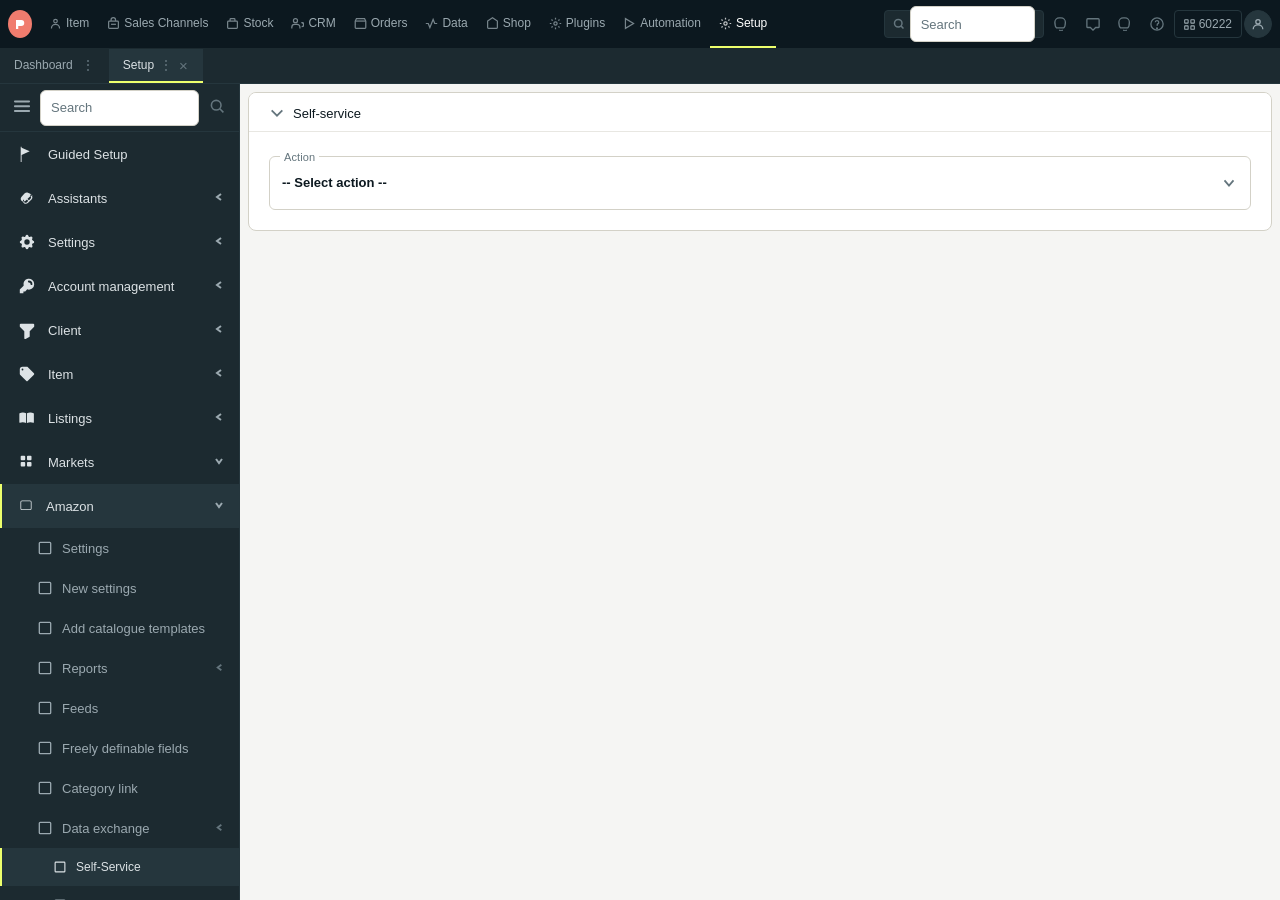
<file: self-service-v1.html>
<!DOCTYPE html>
<html lang="en">
<head>
<meta charset="UTF-8">
<meta name="viewport" content="width=device-width, initial-scale=1.0">
<title>PlentyOne – Setup</title>
<style>
/* ═══════════════════════════════════════════
   PLENTYMARKETS DESIGN SYSTEM TOKENS
═══════════════════════════════════════════ */
:root {
  --c-primary: #F07C6E;
  --c-accent: #EDFF6C;
  --c-accent-text: #1A1A2E;
  --c-success: #1D9E75;
  --c-danger: #E24B4A;
  --c-warning: #EF9F27;
  --c-info: #378ADD;
  --s-dark-nav: #0C181F;
  --s-dark-base: #141C20;
  --s-dark-side: #1C2A30;
  --s-dark-elevated: #25363D;
  --s-dark-border: #25363D;
  --t-dark-primary: #DCE2E5;
  --t-dark-secondary: #9BA9B0;
  --t-dark-muted: #64757D;
  --s-base: #FFFFFF;
  --s-secondary: #F5F5F3;
  --s-tertiary: #E8E7E2;
  --border-light: #D3D1C7;
  --border-active: #0C181F;
  --t-primary: #0C181F;
  --t-secondary: #3D4E57;
  --t-muted: #64757D;
  --radius-sm: 4px;
  --radius-md: 6px;
  --radius-lg: 8px;
  --h-nav: 48px;
  --h-tab: 36px;
  --h-input: 36px;
}

* { box-sizing: border-box; margin: 0; padding: 0; }

body {
  font-family: Inter, -apple-system, BlinkMacSystemFont, 'Segoe UI', sans-serif;
  font-size: 13px;
  background: var(--s-dark-base);
  color: var(--t-dark-primary);
  display: flex;
  flex-direction: column;
  height: 100vh;
  overflow: hidden;
}

/* ════════════════════════════════════
   TOP NAV — DS: #0C181F, h=48px
════════════════════════════════════ */
.topnav {
  background: var(--s-dark-nav);
  height: var(--h-nav);
  display: flex;
  align-items: center;
  padding: 0;
  flex-shrink: 0;
  gap: 0;
}

.tn-logo {
  width: 40px; height: var(--h-nav);
  display: flex; align-items: center; justify-content: center;
  flex-shrink: 0; padding: 0 8px;
}
.tn-logo-circle {
  width: 28px; height: 28px;
  background: var(--c-primary);
  border-radius: 50%;
  display: flex; align-items: center; justify-content: center;
}
.tn-logo-circle svg { width: 15px; height: 15px; }

.tn-links {
  display: flex; align-items: stretch; height: var(--h-nav); flex: 1;
}
.tn-link {
  color: var(--t-dark-secondary); text-decoration: none; font-size: 12px;
  padding: 0 9px; display: flex; align-items: center; gap: 4px;
  height: var(--h-nav); border-bottom: 2px solid transparent; white-space: nowrap;
  cursor: pointer; border-top: none; border-left: none; border-right: none;
  background: none; font-family: inherit; transition: color .12s, background .12s;
}
.tn-link:hover { color: var(--t-dark-primary); background: rgba(255,255,255,.04); }
.tn-link.active { color: #fff; border-bottom-color: var(--c-accent); }
.tn-link .ni { opacity: .75; display: flex; align-items: center; }
.tn-link .ni svg { width: 13px; height: 13px; }

.tn-right {
  display: flex; align-items: center; gap: 2px; padding-right: 8px; margin-left: auto;
}
.tn-search {
  display: flex; align-items: center;
  background: var(--s-dark-side); border: 1px solid var(--s-dark-border);
  border-radius: var(--radius-sm); padding: 0 8px; gap: 5px;
  height: 28px; width: 160px;
}
.tn-search input {
  background: none; border: none; outline: none;
  color: var(--t-dark-secondary); font-size: 12px; width: 100%; font-family: inherit;
}
.tn-search input::placeholder { color: var(--t-dark-muted); }
.tn-search svg { color: var(--t-dark-muted); flex-shrink: 0; }
.tn-btn {
  background: none; border: none; cursor: pointer;
  color: var(--t-dark-muted); width: 30px; height: 30px; border-radius: var(--radius-sm);
  display: flex; align-items: center; justify-content: center;
  font-family: inherit; transition: background .12s, color .12s;
}
.tn-btn:hover { background: rgba(255,255,255,.07); color: var(--t-dark-primary); }
.tn-btn svg { width: 14px; height: 14px; }
.tn-user {
  background: none; border: 1px solid var(--s-dark-border); cursor: pointer;
  color: var(--t-dark-secondary); padding: 0 9px; height: 28px; border-radius: var(--radius-sm);
  font-size: 12px; display: flex; align-items: center; gap: 4px; font-family: inherit;
  transition: background .12s;
}
.tn-user:hover { background: rgba(255,255,255,.05); color: var(--t-dark-primary); }
.tn-avatar {
  width: 28px; height: 28px; border-radius: 50%;
  background: var(--s-dark-elevated); border: 1px solid var(--s-dark-border);
  display: flex; align-items: center; justify-content: center; cursor: pointer;
}
.tn-avatar svg { width: 14px; height: 14px; color: var(--t-dark-secondary); }

/* ════════════════════════════════════
   TAB BAR — DS: #1C2A30, h=36px
   Active: #25363D bg + 2px #EDFF6C bottom
════════════════════════════════════ */
.tabbar {
  background: var(--s-dark-side);
  display: flex; align-items: flex-end;
  height: var(--h-tab); flex-shrink: 0;
  border-bottom: 1px solid var(--s-dark-border);
}
.tb-tab {
  height: 34px; display: flex; align-items: center; gap: 5px;
  padding: 0 14px; font-size: 12px; cursor: pointer;
  color: var(--t-dark-secondary);
  border-bottom: 2px solid transparent;
  border-top: none; border-left: none; border-right: none;
  background: none; white-space: nowrap; font-family: inherit;
  transition: color .12s;
}
.tb-tab:hover { color: var(--t-dark-primary); }
.tb-tab.active {
  background: var(--s-dark-elevated);
  color: var(--t-dark-primary);
  border-bottom-color: var(--c-accent);
}
.tb-dots { color: var(--t-dark-muted); font-size: 14px; line-height: 1; }
.tb-close { color: var(--t-dark-muted); font-size: 15px; line-height: 1; cursor: pointer; padding: 0 1px; }
.tb-close:hover { color: var(--t-dark-primary); }

/* ════════════════════════════════════
   BODY LAYOUT
════════════════════════════════════ */
.body-layout { display: flex; flex: 1; overflow: hidden; }

/* ════════════════════════════════════
   LEFT SIDEBAR — DS: #1C2A30, w=240px
   Active item: 2px solid #EDFF6C left border
════════════════════════════════════ */
.sidebar {
  width: 240px; flex-shrink: 0;
  background: var(--s-dark-side);
  overflow-y: auto; overflow-x: hidden;
  display: flex; flex-direction: column;
  border-right: 1px solid var(--s-dark-border);
}
.sidebar::-webkit-scrollbar { width: 4px; }
.sidebar::-webkit-scrollbar-thumb { background: var(--s-dark-elevated); border-radius: 2px; }

.sb-search {
  display: flex; align-items: center;
  background: var(--s-dark-side);
  height: 48px;
  padding: 0 14px; gap: 10px;
  border-bottom: 1px solid var(--s-dark-border);
  flex-shrink: 0;
}
.sb-search .sb-hamburger { color: var(--t-dark-secondary); flex-shrink: 0; cursor: pointer; }
.sb-search .sb-hamburger svg { width: 16px; height: 16px; }
.sb-search input {
  background: none; border: none; outline: none;
  color: var(--t-dark-primary); font-size: 13px; width: 100%; font-family: inherit;
}
.sb-search input::placeholder { color: var(--t-dark-muted); }
.sb-search .sb-search-btn { color: var(--t-dark-muted); flex-shrink: 0; cursor: pointer; }
.sb-search .sb-search-btn svg { width: 16px; height: 16px; }

.sbi {
  display: flex; align-items: center; justify-content: space-between;
  padding: 0 14px 0 16px;
  height: 44px;
  color: var(--t-dark-primary); font-size: 13px; cursor: pointer;
  user-select: none; flex-shrink: 0;
  border-left: 2px solid transparent;
  transition: background .12s;
}
.sbi:hover { background: rgba(255,255,255,.04); }
.sbi .lft { display: flex; align-items: center; gap: 12px; }
.sbi .lft svg { width: 18px; height: 18px; flex-shrink: 0; fill: var(--t-dark-primary); stroke: none; }
.sbi .arr svg { width: 12px; height: 12px; stroke: var(--t-dark-secondary); fill: none; }

.sbi.expanded { color: var(--t-dark-primary); }
.sbi.expanded .lft svg { fill: var(--t-dark-primary); }

.sb-amz {
  display: flex; align-items: center; justify-content: space-between;
  padding: 0 14px 0 16px;
  height: 44px;
  background: var(--s-dark-elevated);
  border-left: 2px solid var(--c-accent);
  color: var(--t-dark-primary); font-size: 13px; cursor: pointer;
  user-select: none; flex-shrink: 0;
  transition: background .12s;
}
.sb-amz:hover { background: rgba(255,255,255,.06); }
.sb-amz .lft { display: flex; align-items: center; gap: 12px; }
.sb-amz .lft svg { width: 16px; height: 16px; fill: var(--t-dark-primary); stroke: none; flex-shrink: 0; }
.sb-amz .arr svg { width: 12px; height: 12px; stroke: var(--t-dark-secondary); fill: none; }

/* ── Amazon sub-items ── */
.sb-sub {
  display: flex; align-items: center; justify-content: space-between;
  padding: 0 14px 0 36px;
  height: 40px;
  color: var(--t-dark-secondary); font-size: 13px; cursor: pointer;
  user-select: none; flex-shrink: 0;
  border-left: 2px solid transparent;
  transition: background .12s, color .12s;
}
.sb-sub:hover { background: rgba(255,255,255,.04); color: var(--t-dark-primary); }
.sb-sub .lft { display: flex; align-items: center; gap: 10px; }
.sb-sub .lft svg { width: 14px; height: 14px; fill: none; stroke: var(--t-dark-secondary); stroke-width: 1.5; flex-shrink: 0; }
.sb-sub:hover .lft svg { stroke: var(--t-dark-primary); }
.sb-sub .arr svg { width: 11px; height: 11px; stroke: var(--t-dark-muted); fill: none; }
.sb-sub.de-parent { color: var(--t-dark-secondary); }

.sb-sub2 {
  display: flex; align-items: center; justify-content: space-between;
  padding: 0 14px 0 52px;
  height: 38px;
  color: var(--t-dark-secondary); font-size: 12px; cursor: pointer;
  user-select: none; flex-shrink: 0;
  border-left: 2px solid transparent;
  transition: background .12s, color .12s;
}
.sb-sub2:hover { background: rgba(255,255,255,.04); color: var(--t-dark-primary); }
.sb-sub2 .lft { display: flex; align-items: center; gap: 10px; }
.sb-sub2 .lft svg { width: 12px; height: 12px; fill: none; stroke: var(--t-dark-secondary); stroke-width: 1.5; flex-shrink: 0; }
.sb-sub2:hover .lft svg { stroke: var(--t-dark-primary); }

.sb-sub2.active-item {
  background: var(--s-dark-elevated);
  color: var(--t-dark-primary);
  border-left-color: var(--c-accent);
}
.sb-sub2.active-item:hover { background: rgba(255,255,255,.06); }
.sb-sub2.active-item .lft svg { stroke: var(--t-dark-primary); }

/* ════════════════════════════════════
   MAIN CONTENT — DS: #F5F5F3 bg
════════════════════════════════════ */
.main {
  flex: 1; overflow-y: auto; overflow-x: hidden;
  background: var(--s-secondary);
  padding: 0;
}
.main::-webkit-scrollbar { width: 6px; }
.main::-webkit-scrollbar-track { background: var(--s-tertiary); }
.main::-webkit-scrollbar-thumb { background: var(--border-light); border-radius: 3px; }

/* ════════════════════════════════════
   PANEL — DS card style
════════════════════════════════════ */
.panel {
  background: var(--s-base);
  border: 1px solid var(--border-light);
  border-radius: var(--radius-lg);
  margin-bottom: 8px;
}
.ptab-bar {
  background: var(--s-secondary);
  display: flex;
  border-bottom: 1px solid var(--border-light);
  border-radius: var(--radius-lg) var(--radius-lg) 0 0;
  padding: 0;
}
.ptab {
  display: inline-flex; align-items: center;
  padding: 6px 16px;
  font-size: 12px; cursor: pointer;
  background: transparent; color: var(--t-muted);
  border: none; border-bottom: 2px solid transparent;
  user-select: none; font-family: inherit;
  transition: color .12s;
}
.ptab.on {
  color: var(--t-primary); font-weight: 500;
  border-bottom-color: var(--c-info);
}
.pbody { padding: 14px 18px 16px; }

/* Alert */
.alert-red {
  background: var(--c-danger); color: #fff;
  padding: 8px 14px; font-size: 12px; line-height: 1.55;
  margin-bottom: 10px; border-radius: var(--radius-md);
}

/* Form */
.fdesc { font-size: 13px; color: var(--t-secondary); margin-bottom: 10px; }
.frow { display: flex; align-items: flex-start; margin-bottom: 8px; }
.flbl { width: 180px; flex-shrink: 0; font-size: 13px; color: var(--t-secondary); padding-top: 4px; line-height: 1.3; }
.fval { display: flex; align-items: center; gap: 6px; }

select, input[type="text"], input[type="number"], textarea {
  font-family: inherit; font-size: 13px; color: var(--t-primary); outline: none;
  border: 1px solid var(--border-light); border-radius: var(--radius-md); background: var(--s-base);
  transition: border-color .15s;
}
select {
  height: var(--h-input); padding: 0 28px 0 10px;
  appearance: none; -webkit-appearance: none; cursor: pointer;
  background-image: url("data:image/svg+xml,%3Csvg xmlns='http://www.w3.org/2000/svg' width='10' height='6'%3E%3Cpath d='M0 0l5 6 5-6z' fill='%2364757D'/%3E%3C/svg%3E");
  background-repeat: no-repeat; background-position: right 8px center;
}
select:focus { border-color: var(--border-active); box-shadow: none; }
input[type="text"], input[type="number"] { height: var(--h-input); padding: 0 10px; }
input[type="text"]:focus, input[type="number"]:focus { border-color: var(--border-active); box-shadow: none; }
textarea { padding: 8px 10px; resize: vertical; }
textarea:focus { border-color: var(--border-active); box-shadow: none; }
input[type="checkbox"] { width: 14px; height: 14px; cursor: pointer; accent-color: var(--c-info); margin: 0; }

.icobtn {
  display: inline-flex; align-items: center; justify-content: center;
  width: 32px; height: 32px; background: var(--s-secondary);
  border: 1px solid var(--border-light); border-radius: var(--radius-md); cursor: pointer; color: var(--t-secondary);
  transition: background .12s;
}
.icobtn:hover { background: var(--s-tertiary); }
.icobtn svg { width: 15px; height: 15px; }

/* Table */
.dtbl { width: 100%; border-collapse: collapse; font-size: 13px; border: 1px solid var(--border-light); border-radius: var(--radius-md); overflow: hidden; }
.dtbl thead tr { background: var(--s-dark-base); }
.dtbl th {
  padding: 8px 14px; color: var(--t-dark-primary); font-weight: 500; font-size: 12px;
  text-align: left; border-right: 1px solid var(--s-dark-elevated);
}
.dtbl th:last-child { border-right: none; }
.dtbl td {
  padding: 8px 14px; color: var(--t-secondary); border-bottom: 1px solid var(--s-tertiary);
  border-right: 1px solid var(--s-tertiary);
}
.dtbl td:last-child { border-right: none; }
.dtbl tbody tr:last-child td { border-bottom: none; }
.dtbl tbody tr:hover td { background: var(--s-secondary); }

/* Adapter rows */
.arow { display: flex; align-items: flex-start; padding: 8px 0; border-top: 1px solid var(--s-tertiary); }
.arow:first-child { border-top: none; }
.albl { width: 220px; flex-shrink: 0; font-size: 13px; font-weight: 500; color: var(--t-primary); padding-top: 4px; }
.aval { flex: 1; display: flex; align-items: center; gap: 6px; flex-wrap: wrap; }

/* Modal */
.overlay { position: fixed; inset: 0; background: rgba(0,0,0,.5); display: none; align-items: center; justify-content: center; z-index: 200; }
.overlay.open { display: flex; }
.modal { background: var(--s-base); border: 1px solid var(--border-light); border-radius: var(--radius-lg); padding: 20px 24px; width: 440px; box-shadow: 0 8px 32px rgba(0,0,0,.18); }
.modal h3 { font-size: 15px; font-weight: 500; margin-bottom: 10px; color: var(--t-primary); }
.modal p { font-size: 13px; color: var(--t-secondary); margin-bottom: 18px; line-height: 1.6; }
.modal-btns { display: flex; gap: 8px; justify-content: flex-end; }
.btn-cancel { padding: 6px 16px; border-radius: var(--radius-md); font-size: 13px; cursor: pointer; background: var(--s-secondary); color: var(--t-primary); border: 1px solid var(--border-light); font-family: inherit; transition: background .12s; }
.btn-cancel:hover { background: var(--s-tertiary); }
.btn-ok { padding: 6px 16px; border-radius: var(--radius-md); font-size: 13px; cursor: pointer; background: var(--s-dark-base); color: var(--t-dark-primary); border: none; font-family: inherit; display: flex; align-items: center; gap: 6px; font-weight: 500; transition: opacity .12s; }
.btn-ok:hover { opacity: .85; }
.spin { width: 13px; height: 13px; border: 2px solid rgba(255,255,255,.3); border-top-color: #fff; border-radius: 50%; animation: sp .7s linear infinite; display: none; }
@keyframes sp { to { transform: rotate(360deg); } }

/* Toast */
.toast { position: fixed; bottom: 20px; right: 20px; z-index: 300; background: var(--s-dark-elevated); color: var(--t-dark-primary); padding: 10px 16px; border-radius: var(--radius-md); font-size: 13px; box-shadow: 0 4px 16px rgba(0,0,0,.25); border-left: 3px solid var(--c-accent); opacity: 0; pointer-events: none; transition: opacity .25s, transform .25s; transform: translateY(6px); max-width: 380px; }
.toast.show { opacity: 1; pointer-events: auto; transform: translateY(0); }

.sq-icon { display: inline-block; width: 12px; height: 12px; flex-shrink: 0; opacity: .55; }

/* ════════════════════════════════════
   DEMO PAGE
════════════════════════════════════ */
.demo-page {
  display: none;
  flex: 1; overflow-y: auto; overflow-x: hidden;
  background: var(--s-secondary);
  font-family: Inter, -apple-system, BlinkMacSystemFont, sans-serif;
  font-size: 13px; color: var(--t-primary);
}

/* Connected banner */
.dp-banner {
  background: var(--s-base);
  border-bottom: 1px solid var(--border-light);
  display: flex; align-items: stretch; justify-content: space-between;
  min-height: 48px;
}
.dp-banner-left {
  display: flex; align-items: center; gap: 10px;
  padding: 0 20px;
  border-left: 3px solid var(--c-success);
  font-size: 13px; color: var(--t-primary); font-weight: 400;
}
.dp-banner-left svg { flex-shrink: 0; width: 18px; height: 18px; }
.dp-banner-right {
  display: flex; align-items: center;
  padding: 0 24px;
  font-size: 12px; font-weight: 600; color: var(--t-secondary);
  letter-spacing: .07em; cursor: pointer; text-transform: uppercase;
  transition: color .12s;
}
.dp-banner-right:hover { color: var(--t-primary); }

/* 2-column grid */
.dp-grid {
  display: grid;
  grid-template-columns: 1fr 1fr;
  gap: 8px;
  padding: 8px;
}

/* Section card — DS expansion panel style */
.dp-section {
  background: var(--s-base);
  border: 1px solid var(--border-light);
  border-radius: var(--radius-lg);
  display: flex; flex-direction: column;
  overflow: hidden;
}

/* Section header */
.dp-section-hdr {
  display: flex; align-items: center; gap: 8px;
  padding: 12px 20px 10px;
  font-size: 13px; font-weight: 500; color: var(--t-primary);
  cursor: pointer; user-select: none;
  border-bottom: 1px solid var(--s-tertiary);
  background: var(--s-base);
}
.dp-section-hdr > svg { width: 16px; height: 16px; stroke: var(--t-muted); flex-shrink: 0; }
.dp-section-hdr-actions { margin-left: auto; display: flex; align-items: center; gap: 4px; }

/* Section body */
.dp-section-body {
  padding: 6px 20px 20px;
  display: flex; flex-direction: column; gap: 14px;
}

/* ── Input field: floated label ── */
.dp-field {
  position: relative;
  border: 1px solid var(--border-light);
  border-radius: var(--radius-md);
  background: var(--s-base);
  display: flex; align-items: center;
  min-height: 50px;
  padding: 8px 12px;
  gap: 6px;
  margin-top: 18px;
  transition: border-color .15s;
}
.dp-field:focus-within { border-color: var(--border-active); border-width: 1px; }

.dp-field-inner { flex: 1; min-width: 0; }

.dp-field-inner label {
  position: absolute;
  top: -8px; left: 10px;
  font-size: 11px;
  color: var(--t-muted);
  background: var(--s-base);
  padding: 0 4px;
  line-height: 16px;
  height: 16px;
  white-space: nowrap;
  pointer-events: none;
  z-index: 1;
  letter-spacing: .01em;
}
.dp-field-inner label span { color: var(--c-danger); }

.dp-field-inner input,
.dp-field-inner select {
  display: block; width: 100%;
  border: none; outline: none; background: none;
  font-size: 13px; font-weight: 500; color: var(--t-primary);
  font-family: inherit; padding: 0; margin: 0;
  line-height: 1.4;
  appearance: none; -webkit-appearance: none;
}

.dp-chevron {
  color: var(--t-muted); flex-shrink: 0; pointer-events: none; line-height: 0;
}
.dp-chevron svg { width: 18px; height: 18px; display: block; }

.dp-cal {
  background: none; border: none; cursor: pointer;
  color: var(--t-muted); flex-shrink: 0; line-height: 0; padding: 2px;
  transition: color .12s;
}
.dp-cal svg { width: 18px; height: 18px; display: block; }
.dp-cal:hover { color: var(--t-primary); }

/* help button — DS: dark circle */
.dp-help {
  background: var(--s-dark-elevated);
  border: none; border-radius: 50%;
  width: 18px; height: 18px;
  cursor: pointer; flex-shrink: 0;
  display: flex; align-items: center; justify-content: center;
  color: var(--t-dark-secondary); font-size: 10px; font-style: italic;
  font-family: Georgia, serif; font-weight: 700;
  line-height: 1; padding: 0;
  transition: background .12s;
}
.dp-help:hover { background: var(--s-dark-base); }

.dp-icon-btn {
  background: none; border: none; cursor: pointer;
  color: var(--t-muted); line-height: 0; padding: 3px;
  display: flex; align-items: center; border-radius: var(--radius-sm);
  transition: color .12s, background .12s;
}
.dp-icon-btn svg { width: 16px; height: 16px; display: block; }
.dp-icon-btn:hover { color: var(--t-primary); background: var(--s-secondary); }

/* Toggle switch — DS: #1D9E75 on, #9BA9B0 off */
.dp-toggle-row {
  display: flex; align-items: center; gap: 10px;
}
.dp-toggle-row > span { font-size: 13px; color: var(--t-primary); }

.dp-toggle {
  position: relative;
  width: 44px; height: 24px;
  flex-shrink: 0; cursor: pointer;
  display: inline-block;
}
.dp-toggle input {
  opacity: 0; width: 0; height: 0;
  position: absolute; margin: 0;
}
.dp-track {
  position: absolute; inset: 0;
  border-radius: 12px;
  background: var(--t-dark-secondary);
  transition: background .15s;
}
.dp-toggle input:checked + .dp-track {
  background: var(--c-success);
}
.dp-track::before {
  content: '';
  position: absolute;
  width: 18px; height: 18px;
  border-radius: 50%;
  background: #fff;
  top: 3px; left: 3px;
  transition: transform .15s;
  box-shadow: 0 1px 4px rgba(0,0,0,.25);
}
.dp-toggle input:checked + .dp-track::before {
  transform: translateX(20px);
}
.dp-track::after {
  content: '';
  position: absolute;
  opacity: 0;
  transition: opacity .15s, transform .15s;
  width: 5px; height: 9px;
  border-right: 2px solid #fff;
  border-bottom: 2px solid #fff;
  top: 7px; left: 26px;
  transform: rotate(45deg);
}
.dp-toggle input:checked + .dp-track::after {
  opacity: 1;
}
</style>
</head>
<body>

<!-- ══════════════════════════════
     TOP NAV
══════════════════════════════ -->
<div class="topnav">
  <!-- Logo -->
  <div class="tn-logo">
    <div class="tn-logo-circle">
      <!-- Plentymarkets "p" mark approximation -->
      <svg viewBox="0 0 20 20" fill="none" xmlns="http://www.w3.org/2000/svg">
        <path d="M4 4h7a4 4 0 0 1 0 8H7v4H4V4z" fill="#fff"/>
      </svg>
    </div>
  </div>

  <!-- Nav links -->
  <div class="tn-links">
    <button class="tn-link">
      <span class="ni"><svg viewBox="0 0 16 16" fill="none" stroke="currentColor" stroke-width="1.5"><circle cx="8" cy="5" r="2.2"/><path d="M3 14c0-2.8 2.2-5 5-5s5 2.2 5 5"/></svg></span>
      Item
    </button>
    <button class="tn-link">
      <span class="ni"><svg viewBox="0 0 16 16" fill="none" stroke="currentColor" stroke-width="1.5"><rect x="2" y="5" width="12" height="9" rx="1"/><path d="M5 5V3.5A2.5 2.5 0 0 1 10.5 3.5V5"/><line x1="5" y1="9" x2="11" y2="9"/></svg></span>
      Sales Channels
    </button>
    <button class="tn-link">
      <span class="ni"><svg viewBox="0 0 16 16" fill="none" stroke="currentColor" stroke-width="1.5"><rect x="2" y="5" width="12" height="9" rx="1"/><path d="M5 5V3a1 1 0 0 1 1-1h4a1 1 0 0 1 1 1v2"/></svg></span>
      Stock
    </button>
    <button class="tn-link">
      <span class="ni"><svg viewBox="0 0 16 16" fill="none" stroke="currentColor" stroke-width="1.5"><path d="M11 14v-1.5a3.5 3.5 0 0 0-3.5-3.5h-3A3.5 3.5 0 0 0 1 12.5V14"/><circle cx="5.5" cy="4.5" r="2.5"/><path d="M13 7a2.5 2.5 0 0 1 0 5"/><path d="M13 7a2.5 2.5 0 0 1 2 4.4"/></svg></span>
      CRM
    </button>
    <button class="tn-link">
      <span class="ni"><svg viewBox="0 0 16 16" fill="none" stroke="currentColor" stroke-width="1.5"><path d="M3 2h10l1.5 3v8a1 1 0 0 1-1 1H2.5a1 1 0 0 1-1-1V5L3 2z"/><line x1="1.5" y1="5" x2="14.5" y2="5"/></svg></span>
      Orders
    </button>
    <button class="tn-link">
      <span class="ni"><svg viewBox="0 0 16 16" fill="none" stroke="currentColor" stroke-width="1.5"><polyline points="1,8 4,8 6,13 10,3 12,8 15,8"/></svg></span>
      Data
    </button>
    <button class="tn-link">
      <span class="ni"><svg viewBox="0 0 16 16" fill="none" stroke="currentColor" stroke-width="1.5"><path d="M2 5l6-4 6 4v8a1 1 0 0 1-1 1H3a1 1 0 0 1-1-1V5z"/></svg></span>
      Shop
    </button>
    <button class="tn-link">
      <span class="ni"><svg viewBox="0 0 16 16" fill="none" stroke="currentColor" stroke-width="1.5"><circle cx="8" cy="8" r="2"/><path d="M8 1v2M8 13v2M1 8h2M13 8h2M3.05 3.05l1.41 1.41M11.54 11.54l1.41 1.41M11.54 4.46l1.41-1.41M3.05 12.95l1.41-1.41"/></svg></span>
      Plugins
    </button>
    <button class="tn-link">
      <span class="ni"><svg viewBox="0 0 16 16" fill="none" stroke="currentColor" stroke-width="1.5"><polygon points="3,2 13,8 3,14"/></svg></span>
      Automation
    </button>
    <button class="tn-link active">
      <span class="ni"><svg viewBox="0 0 16 16" fill="none" stroke="currentColor" stroke-width="1.5"><circle cx="8" cy="8" r="2"/><path d="M8 1v2M8 13v2M1 8h2M13 8h2M3.05 3.05l1.41 1.41M11.54 11.54l1.41 1.41M11.54 4.46l1.41-1.41M3.05 12.95l1.41-1.41"/></svg></span>
      Setup
    </button>
  </div>

  <!-- Right controls -->
  <div class="tn-right">
    <!-- Search -->
    <div class="tn-search">
      <svg width="12" height="12" viewBox="0 0 16 16" fill="none" stroke="currentColor" stroke-width="2"><circle cx="7" cy="7" r="5"/><line x1="10.5" y1="10.5" x2="14" y2="14"/></svg>
      <input type="text" placeholder="Search">
    </div>
    <!-- Bell -->
    <button class="tn-btn" title="Notifications">
      <svg viewBox="0 0 16 16" fill="none" stroke="currentColor" stroke-width="1.5"><path d="M8 1a5 5 0 0 1 5 5c0 5-2 6.5-2 6.5H3S1 11 1 6a5 5 0 0 1 5-5z"/><path d="M6.5 14.5a1.5 1.5 0 0 0 3 0"/></svg>
    </button>
    <!-- Chat -->
    <button class="tn-btn" title="Messages">
      <svg viewBox="0 0 16 16" fill="none" stroke="currentColor" stroke-width="1.5"><path d="M14 2H2a1 1 0 0 0-1 1v8a1 1 0 0 0 1 1h3l3 3 3-3h3a1 1 0 0 0 1-1V3a1 1 0 0 0-1-1z"/></svg>
    </button>
    <!-- Bell 2 -->
    <button class="tn-btn" title="Alerts">
      <svg viewBox="0 0 16 16" fill="none" stroke="currentColor" stroke-width="1.5"><path d="M8 1a5 5 0 0 1 5 5c0 5-2 6.5-2 6.5H3S1 11 1 6a5 5 0 0 1 5-5z"/><path d="M6.5 14.5a1.5 1.5 0 0 0 3 0"/></svg>
    </button>
    <!-- Help -->
    <button class="tn-btn" title="Help">
      <svg viewBox="0 0 16 16" fill="none" stroke="currentColor" stroke-width="1.5"><circle cx="8" cy="8" r="7"/><path d="M6 6a2 2 0 1 1 2.5 2L8 10"/><circle cx="8" cy="13" r=".5" fill="currentColor"/></svg>
    </button>
    <!-- User number -->
    <button class="tn-user">
      <svg width="11" height="11" viewBox="0 0 16 16" fill="none" stroke="currentColor" stroke-width="1.5"><rect x="1" y="1" width="5" height="5" rx=".5"/><rect x="10" y="1" width="5" height="5" rx=".5"/><rect x="1" y="10" width="5" height="5" rx=".5"/><rect x="10" y="10" width="5" height="5" rx=".5"/></svg>
      60222
    </button>
    <!-- Avatar -->
    <div class="tn-avatar">
      <svg viewBox="0 0 16 16" fill="none" stroke="currentColor" stroke-width="1.5"><circle cx="8" cy="5.5" r="2.5"/><path d="M2.5 14c0-3 2.5-5 5.5-5s5.5 2 5.5 5"/></svg>
    </div>
  </div>
</div>

<!-- ══════════════════════════════
     TAB BAR
══════════════════════════════ -->
<div class="tabbar">
  <div class="tb-tab">Dashboard <span class="tb-dots" style="margin-left:3px;">⋮</span></div>
  <div class="tb-tab active">
    Setup
    <span class="tb-dots">⋮</span>
    <span class="tb-close" onclick="this.closest('.tb-tab').style.display='none'" title="Close">×</span>
  </div>
</div>

<!-- ══════════════════════════════
     BODY LAYOUT
══════════════════════════════ -->
<div class="body-layout">

  <!-- ════ SIDEBAR ════ -->
  <div class="sidebar">

    <!-- Search bar -->
    <div class="sb-search">
      <span class="sb-hamburger">
        <svg viewBox="0 0 20 20" fill="currentColor"><rect y="3" width="20" height="2.5" rx="1"/><rect y="9" width="20" height="2.5" rx="1"/><rect y="15" width="20" height="2.5" rx="1"/></svg>
      </span>
      <input type="text" placeholder="Search">
      <span class="sb-search-btn">
        <svg viewBox="0 0 20 20" fill="none" stroke="currentColor" stroke-width="2"><circle cx="9" cy="9" r="6"/><line x1="13.5" y1="13.5" x2="18" y2="18"/></svg>
      </span>
    </div>

    <!-- Guided Setup — flag icon -->
    <div class="sbi">
      <span class="lft">
        <svg viewBox="0 0 20 20" fill="currentColor"><path d="M3 2h1v17H3V2zm1 1v8l9-4-9-4z"/></svg>
        Guided Setup
      </span>
    </div>

    <!-- Assistants — handshake icon -->
    <div class="sbi">
      <span class="lft">
        <svg viewBox="0 0 20 20" fill="currentColor"><path d="M10 4c-1 0-2 .4-2.8 1L4 8.5C3.4 9.1 3 9.9 3 10.8c0 1.8 1.4 3.2 3.2 3.2.9 0 1.7-.4 2.3-.9l.5-.5 4-4c.6-.6 1.4-.9 2.2-.9.5 0 1 .1 1.4.3L14.5 6c-.5-.7-1.3-1.2-2.2-1.4L11 4.1C10.7 4 10.3 4 10 4zm5.5 3.7c.3.5.5 1 .5 1.6 0 .9-.4 1.7-1 2.3l-4 4c-.6.6-1.4.9-2.3.9-1.8 0-3.2-1.4-3.2-3.2 0-.6.2-1.1.5-1.6l.7.7c-.1.3-.2.6-.2.9 0 1.1.9 2 2 2 .5 0 1-.2 1.4-.6l4-4c.4-.4.6-.9.6-1.4s-.2-1-.6-1.4L13.5 7l.8-.8 1.2 1.2-.2.2.2.1z"/><path d="M7 7.5l5.5 5.5-.7.7L6.3 8.2 7 7.5z"/></svg>
        Assistants
      </span>
      <span class="arr"><svg viewBox="0 0 12 12" fill="none" stroke="currentColor" stroke-width="2"><polyline points="8,3 4,6 8,9"/></svg></span>
    </div>

    <!-- Settings — gear icon -->
    <div class="sbi">
      <span class="lft">
        <svg viewBox="0 0 20 20" fill="currentColor"><path fill-rule="evenodd" d="M11.49 3.17c-.38-1.56-2.6-1.56-2.98 0a1.532 1.532 0 0 1-2.286.948c-1.372-.836-2.942.734-2.106 2.106.54.886.061 2.042-.947 2.287-1.561.379-1.561 2.6 0 2.978a1.532 1.532 0 0 1 .947 2.287c-.836 1.372.734 2.942 2.106 2.106a1.532 1.532 0 0 1 2.287.947c.379 1.561 2.6 1.561 2.978 0a1.533 1.533 0 0 1 2.287-.947c1.372.836 2.942-.734 2.106-2.106a1.533 1.533 0 0 1 .947-2.287c1.561-.379 1.561-2.6 0-2.978a1.532 1.532 0 0 1-.947-2.287c.836-1.372-.734-2.942-2.106-2.106a1.532 1.532 0 0 1-2.287-.947zM10 13a3 3 0 1 0 0-6 3 3 0 0 0 0 6z" clip-rule="evenodd"/></svg>
        Settings
      </span>
      <span class="arr"><svg viewBox="0 0 12 12" fill="none" stroke="currentColor" stroke-width="2"><polyline points="8,3 4,6 8,9"/></svg></span>
    </div>

    <!-- Account management — key icon -->
    <div class="sbi">
      <span class="lft">
        <svg viewBox="0 0 20 20" fill="currentColor"><path fill-rule="evenodd" d="M18 8a6 6 0 0 1-7.743 5.743L10 14l-1 1-1 1H6v2H2v-4l4.257-4.257A6 6 0 1 1 18 8zm-6-4a1 1 0 1 0 0 2 2 2 0 0 1 2 2 1 1 0 1 0 2 0 4 4 0 0 0-4-4z" clip-rule="evenodd"/></svg>
        Account management
      </span>
      <span class="arr"><svg viewBox="0 0 12 12" fill="none" stroke="currentColor" stroke-width="2"><polyline points="8,3 4,6 8,9"/></svg></span>
    </div>

    <!-- Client — building/shop icon -->
    <div class="sbi">
      <span class="lft">
        <svg viewBox="0 0 20 20" fill="currentColor"><path d="M2 4a1 1 0 0 1 1-1h14a1 1 0 0 1 1 1v2a1 1 0 0 1-.293.707L13 11.414V17a1 1 0 0 1-.553.894l-4 2A1 1 0 0 1 7 19v-7.586L2.293 6.707A1 1 0 0 1 2 6V4z"/></svg>
        Client
      </span>
      <span class="arr"><svg viewBox="0 0 12 12" fill="none" stroke="currentColor" stroke-width="2"><polyline points="8,3 4,6 8,9"/></svg></span>
    </div>

    <!-- Item — tag/price icon -->
    <div class="sbi">
      <span class="lft">
        <svg viewBox="0 0 20 20" fill="currentColor"><path fill-rule="evenodd" d="M17.707 9.293a1 1 0 0 1 0 1.414l-7 7a1 1 0 0 1-1.414 0l-7-7A.997.997 0 0 1 2 10V5a3 3 0 0 1 3-3h5c.256 0 .512.098.707.293l7 7zM5 6a1 1 0 1 0 0-2 1 1 0 0 0 0 2z" clip-rule="evenodd"/></svg>
        Item
      </span>
      <span class="arr"><svg viewBox="0 0 12 12" fill="none" stroke="currentColor" stroke-width="2"><polyline points="8,3 4,6 8,9"/></svg></span>
    </div>

    <!-- Listings — lines+eye icon -->
    <div class="sbi">
      <span class="lft">
        <svg viewBox="0 0 20 20" fill="currentColor"><path d="M9 4.804A7.968 7.968 0 0 0 5.18 4C4 4 2.86 4.23 1.818 4.65A.5.5 0 0 0 1.5 5.12v9.563a.5.5 0 0 0 .68.467A7.456 7.456 0 0 1 5.18 14.6c1.39 0 2.7.37 3.82 1.02V4.804zM10 15.62a7.97 7.97 0 0 1 3.82-1.02c1.12 0 2.18.24 3.136.65a.5.5 0 0 0 .544-.078.5.5 0 0 0 .136-.342V5.12a.5.5 0 0 0-.318-.466A9.456 9.456 0 0 0 13.82 4 7.968 7.968 0 0 0 10 4.804V15.62z"/></svg>
        Listings
      </span>
      <span class="arr"><svg viewBox="0 0 12 12" fill="none" stroke="currentColor" stroke-width="2"><polyline points="8,3 4,6 8,9"/></svg></span>
    </div>

    <!-- Markets — dotted grid/globe icon, expanded (chevron down) -->
    <div class="sbi expanded">
      <span class="lft">
        <svg viewBox="0 0 20 20" fill="currentColor"><path d="M3 4a1 1 0 0 1 1-1h3a1 1 0 0 1 1 1v3a1 1 0 0 1-1 1H4a1 1 0 0 1-1-1V4zm0 7a1 1 0 0 1 1-1h3a1 1 0 0 1 1 1v3a1 1 0 0 1-1 1H4a1 1 0 0 1-1-1v-3zm7-7a1 1 0 0 1 1-1h3a1 1 0 0 1 1 1v3a1 1 0 0 1-1 1h-3a1 1 0 0 1-1-1V4zm0 7a1 1 0 0 1 1-1h3a1 1 0 0 1 1 1v3a1 1 0 0 1-1 1h-3a1 1 0 0 1-1-1v-3z"/></svg>
        Markets
      </span>
      <span class="arr"><svg viewBox="0 0 12 12" fill="none" stroke="currentColor" stroke-width="2"><polyline points="3,4 6,8 9,4"/></svg></span>
    </div>

    <!-- ── Amazon — selected parent, grey bg + amber left border ── -->
    <div class="sb-amz">
      <span class="lft">
        <!-- Square bracket / window icon matching screenshot -->
        <svg viewBox="0 0 20 20" fill="currentColor"><path fill-rule="evenodd" d="M3 5a2 2 0 0 1 2-2h10a2 2 0 0 1 2 2v8a2 2 0 0 1-2 2H5a2 2 0 0 1-2-2V5zm2-1h10a1 1 0 0 1 1 1v8a1 1 0 0 1-1 1H5a1 1 0 0 1-1-1V5a1 1 0 0 1 1-1z" clip-rule="evenodd"/></svg>
        Amazon
      </span>
      <span class="arr"><svg viewBox="0 0 12 12" fill="none" stroke="currentColor" stroke-width="2"><polyline points="3,4 6,8 9,4"/></svg></span>
    </div>

    <!-- Amazon sub-items -->
    <div class="sb-sub">
      <span class="lft">
        <svg viewBox="0 0 16 16" fill="none" stroke="currentColor" stroke-width="1.5"><rect x="1.5" y="1.5" width="13" height="13" rx="1"/></svg>
        Settings
      </span>
    </div>
    <div class="sb-sub">
      <span class="lft">
        <svg viewBox="0 0 16 16" fill="none" stroke="currentColor" stroke-width="1.5"><rect x="1.5" y="1.5" width="13" height="13" rx="1"/></svg>
        New settings
      </span>
    </div>
    <div class="sb-sub">
      <span class="lft">
        <svg viewBox="0 0 16 16" fill="none" stroke="currentColor" stroke-width="1.5"><rect x="1.5" y="1.5" width="13" height="13" rx="1"/></svg>
        Add catalogue templates
      </span>
    </div>
    <div class="sb-sub">
      <span class="lft">
        <svg viewBox="0 0 16 16" fill="none" stroke="currentColor" stroke-width="1.5"><rect x="1.5" y="1.5" width="13" height="13" rx="1"/></svg>
        Reports
      </span>
      <span class="arr"><svg viewBox="0 0 12 12" fill="none" stroke="currentColor" stroke-width="2"><polyline points="8,3 4,6 8,9"/></svg></span>
    </div>
    <div class="sb-sub">
      <span class="lft">
        <svg viewBox="0 0 16 16" fill="none" stroke="currentColor" stroke-width="1.5"><rect x="1.5" y="1.5" width="13" height="13" rx="1"/></svg>
        Feeds
      </span>
    </div>
    <div class="sb-sub">
      <span class="lft">
        <svg viewBox="0 0 16 16" fill="none" stroke="currentColor" stroke-width="1.5"><rect x="1.5" y="1.5" width="13" height="13" rx="1"/></svg>
        Freely definable fields
      </span>
    </div>
    <div class="sb-sub">
      <span class="lft">
        <svg viewBox="0 0 16 16" fill="none" stroke="currentColor" stroke-width="1.5"><rect x="1.5" y="1.5" width="13" height="13" rx="1"/></svg>
        Category link
      </span>
    </div>
    <!-- Data exchange — has left chevron -->
    <div class="sb-sub de-parent">
      <span class="lft">
        <svg viewBox="0 0 16 16" fill="none" stroke="currentColor" stroke-width="1.5"><rect x="1.5" y="1.5" width="13" height="13" rx="1"/></svg>
        Data exchange
      </span>
      <span class="arr"><svg viewBox="0 0 12 12" fill="none" stroke="currentColor" stroke-width="2"><polyline points="8,3 4,6 8,9"/></svg></span>
    </div>

    <!-- Self-Service — active selected -->
    <div class="sb-sub2 active-item">
      <span class="lft">
        <svg viewBox="0 0 16 16" fill="none" stroke="currentColor" stroke-width="1.5"><rect x="1.5" y="1.5" width="13" height="13" rx="1"/></svg>
        Self-Service
      </span>
    </div>
    <div class="sb-sub2">
      <span class="lft">
        <svg viewBox="0 0 16 16" fill="none" stroke="currentColor" stroke-width="1.5"><rect x="1.5" y="1.5" width="13" height="13" rx="1"/></svg>
        Order import
      </span>
    </div>
    <div class="sb-sub2">
      <span class="lft">
        <svg viewBox="0 0 16 16" fill="none" stroke="currentColor" stroke-width="1.5"><rect x="1.5" y="1.5" width="13" height="13" rx="1"/></svg>
        Shipping confirmation
      </span>
    </div>
    <div class="sb-sub2">
      <span class="lft">
        <svg viewBox="0 0 16 16" fill="none" stroke="currentColor" stroke-width="1.5"><rect x="1.5" y="1.5" width="13" height="13" rx="1"/></svg>
        Reports
      </span>
    </div>
    <div class="sb-sub2">
      <span class="lft">
        <svg viewBox="0 0 16 16" fill="none" stroke="currentColor" stroke-width="1.5"><rect x="1.5" y="1.5" width="13" height="13" rx="1"/></svg>
        FBA stock
      </span>
    </div>

    <!-- Demo page nav item -->
    <div style="margin-top:8px; border-top:1px solid #2a2f38; padding-top:4px;">
      <div class="sbi" onclick="showPage('demo')" id="nav-demo">
        <span class="lft">
          <svg viewBox="0 0 20 20" fill="rgb(220,226,229)" style="width:18px;height:18px;flex-shrink:0;">
            <rect x="2" y="3" width="16" height="11" rx="1.5" fill="none" stroke="rgb(220,226,229)" stroke-width="1.5"/>
            <line x1="7" y1="17" x2="13" y2="17" stroke="rgb(220,226,229)" stroke-width="1.5"/>
            <line x1="10" y1="14" x2="10" y2="17" stroke="rgb(220,226,229)" stroke-width="1.5"/>
          </svg>
          Demo page
        </span>
      </div>
    </div>

  </div><!-- /sidebar -->

  <!-- ════ MAIN ════ -->
  <div class="main" style="background:var(--s-secondary); padding:0;">

    <!-- Self-service page -->
    <div style="padding:8px; display:flex; flex-direction:column; gap:8px;">

      <!-- Section: Action -->
      <div class="dp-section">
        <div class="dp-section-hdr">
          <svg viewBox="0 0 18 18" fill="none" stroke="currentColor" stroke-width="2"><polyline points="3,6 9,12 15,6"/></svg>
          Self-service
        </div>
        <div class="dp-section-body">

          <!-- Action dropdown -->
          <div class="dp-field" style="margin-top:18px;">
            <div class="dp-field-inner">
              <label>Action</label>
              <select id="ss-action" onchange="ssActionChange()" style="font-weight:700;">
                <option value="">-- Select action --</option>
                <option value="stock">Stock Update</option>
                <option value="price">Price Update</option>
                <option value="product">Product Update (Full)</option>
                <option value="offer">Offer Update</option>
                <option value="document">Document Upload</option>
                <option value="order">Order Import</option>
              </select>
            </div>
            <div class="dp-chevron"><svg viewBox="0 0 20 20" fill="none" stroke="currentColor" stroke-width="2"><polyline points="5,7 10,13 15,7"/></svg></div>
          </div>

          <!-- Input field — hidden until action selected -->
          <div id="ss-input-row" style="display:none;">
            <div class="dp-field" style="margin-top:18px; align-items:flex-start; padding-top:14px; padding-bottom:10px;">
              <div class="dp-field-inner">
                <label id="ss-input-label">Identifiers</label>
                <textarea id="ss-ids"
                  placeholder="Enter up to 10 values, comma-separated…"
                  style="width:100%; border:none; outline:none; background:none; font-size:13px; font-weight:500; color:#0C181F; font-family:inherit; resize:vertical; min-height:64px; padding:0; margin:0; line-height:1.5;"></textarea>
              </div>
            </div>
            <div id="ss-hint" style="font-size:11px; color:#64757D; margin-top:4px; padding-left:2px;">Maximum 10 values, comma-separated.</div>

            <!-- Update all variants checkbox — only for Product Update -->
            <div id="ss-allvariants-wrap" style="display:none; align-items:center; gap:8px; margin-top:10px;">
              <input type="checkbox" id="ss-allvariants" style="width:14px;height:14px;cursor:pointer;accent-color:#1D9E75;">
              <label for="ss-allvariants" style="font-size:13px; color:#0C181F; cursor:pointer;">Update all variants</label>
            </div>
          </div>

          <!-- Execute row -->
          <div id="ss-exec-row" style="display:none; margin-top:6px; align-items:center; gap:14px; flex-wrap:wrap;">
            <button id="ss-exec-btn" onclick="ssExecute()"
              style="padding:8px 20px; background:#0C181F; color:#DCE2E5; border:none; border-radius:6px; font-size:13px; font-family:inherit; font-weight:500; cursor:pointer; display:flex; align-items:center; gap:8px; transition:opacity .12s;">
              <svg width="13" height="13" viewBox="0 0 16 16" fill="none" stroke="currentColor" stroke-width="2"><polygon points="3,2 13,8 3,14" fill="#DCE2E5" stroke="none"/></svg>
              Execute
            </button>
            <span id="ss-throttle-msg" style="font-size:12px; color:#64757D; display:none;">
              ⏳ Next execution available in <strong id="ss-cd">15</strong>s
            </span>
          </div>

          <!-- Execution log — inside same panel -->
          <div id="ss-log-wrap" style="display:none; border-top:1px solid var(--s-tertiary); margin-top:4px; padding-top:14px;">
            <div style="font-size:11px; font-weight:500; color:var(--t-muted); text-transform:uppercase; letter-spacing:.06em; margin-bottom:8px;">Execution log</div>
            <div id="ss-log"
              style="font-size:13px; font-family:Inter,-apple-system,sans-serif; line-height:1.8; background:#FFFFFF; border:1px solid #D3D1C7; border-radius:6px; padding:14px 16px; min-height:60px; max-height:360px; overflow-y:auto; color:#0C181F;">
            </div>
          </div>

        </div>
      </div>

    </div>
  </div><!-- /main -->

  <!-- ════ DEMO PAGE ════ -->
  <div class="demo-page" id="demo-page">

    <!-- Connected banner -->
    <div class="dp-banner">
      <div class="dp-banner-left">
        <svg viewBox="0 0 22 22" fill="none">
          <circle cx="11" cy="11" r="10" stroke="#1D9E75" stroke-width="2"/>
          <polyline points="6.5,11 9.5,14 15.5,8" stroke="#1D9E75" stroke-width="2" stroke-linecap="round" stroke-linejoin="round"/>
        </svg>
        Your account is connected.
      </div>
      <div class="dp-banner-right">TEST CONNECTION</div>
    </div>

    <div class="dp-grid">

      <!-- ══ General (left) ══ -->
      <div class="dp-section">
        <div class="dp-section-hdr">
          <svg viewBox="0 0 18 18" fill="none" stroke="currentColor" stroke-width="2"><polyline points="3,6 9,12 15,6"/></svg>
          General
        </div>
        <div class="dp-section-body">

          <!-- Account* -->
          <div class="dp-field">
            <div class="dp-field-inner">
              <label>Account <span>*</span></label>
              <input type="text" value="Decathlon">
            </div>
          </div>

          <!-- Active toggle ON -->
          <div class="dp-toggle-row">
            <svg class="dp-sw on" width="44" height="24" viewBox="0 0 44 24" onclick="this.classList.toggle('on');this.classList.toggle('off')" style="cursor:pointer;flex-shrink:0;">
              <rect width="44" height="24" rx="12" fill="#1D9E75"/>
              <circle cx="31" cy="12" r="9" fill="white" filter="drop-shadow(0 1px 3px rgba(0,0,0,.3))"/>
              <polyline points="27.5,12 30,14.5 34.5,9.5" fill="none" stroke="#0F6E56" stroke-width="2" stroke-linecap="round" stroke-linejoin="round"/>
            </svg>
            <span>Active</span>
          </div>

          <!-- Decathlon API key -->
          <div class="dp-field">
            <div class="dp-field-inner">
              <label>Decathlon API key</label>
              <input type="text" value="b84cfa84-406d-42ba-a92e-e4ec95e82ae4">
            </div>
            <button class="dp-help">?</button>
          </div>

          <!-- Client* dropdown -->
          <div class="dp-field">
            <div class="dp-field-inner">
              <label>Client <span>*</span></label>
              <select><option>Sportstech Brands</option></select>
            </div>
            <div class="dp-chevron"><svg viewBox="0 0 20 20" fill="none" stroke="currentColor" stroke-width="2"><polyline points="5,7 10,13 15,7"/></svg></div>
          </div>

        </div>
      </div>

      <!-- ══ Orders (right) ══ -->
      <div class="dp-section">
        <div class="dp-section-hdr">
          <svg viewBox="0 0 18 18" fill="none" stroke="currentColor" stroke-width="2"><polyline points="3,6 9,12 15,6"/></svg>
          Orders
        </div>
        <div class="dp-section-body">

          <!-- Order import toggle ON -->
          <div class="dp-toggle-row">
            <svg class="dp-sw on" width="44" height="24" viewBox="0 0 44 24" onclick="this.classList.toggle('on');this.classList.toggle('off')" style="cursor:pointer;flex-shrink:0;">
              <rect width="44" height="24" rx="12" fill="#1D9E75"/>
              <circle cx="31" cy="12" r="9" fill="white" filter="drop-shadow(0 1px 3px rgba(0,0,0,.3))"/>
              <polyline points="27.5,12 30,14.5 34.5,9.5" fill="none" stroke="#0F6E56" stroke-width="2" stroke-linecap="round" stroke-linejoin="round"/>
            </svg>
            <span>Order import</span>
            <button class="dp-help">?</button>
          </div>

          <!-- Order import start date -->
          <div class="dp-field">
            <div class="dp-field-inner">
              <label>Order import start date</label>
              <input type="text" value="8/17/2023">
            </div>
            <button class="dp-cal" title="Pick date">
              <svg viewBox="0 0 22 22" fill="none" stroke="currentColor" stroke-width="1.7"><rect x="2" y="4" width="18" height="16" rx="1.5"/><line x1="2" y1="9" x2="20" y2="9"/><line x1="7" y1="2" x2="7" y2="6"/><line x1="15" y1="2" x2="15" y2="6"/></svg>
            </button>
            <button class="dp-help">?</button>
          </div>

          <!-- Allow cancellations toggle OFF -->
          <div class="dp-toggle-row">
            <svg class="dp-sw off" width="44" height="24" viewBox="0 0 44 24" onclick="this.classList.toggle('on');this.classList.toggle('off')" style="cursor:pointer;flex-shrink:0;">
              <rect width="44" height="24" rx="12" fill="#9BA9B0"/>
              <circle cx="13" cy="12" r="9" fill="white" filter="drop-shadow(0 1px 3px rgba(0,0,0,.3))"/>
            </svg>
            <span>Allow cancellations of orders with invoice</span>
            <button class="dp-help">?</button>
          </div>

          <!-- Auto-cancel dropdown (empty) -->
          <div class="dp-field">
            <div class="dp-field-inner">
              <label>Automatically cancel refunded orders until order status <span>*</span></label>
              <select><option value=""></option></select>
            </div>
            <div class="dp-chevron"><svg viewBox="0 0 20 20" fill="none" stroke="currentColor" stroke-width="2"><polyline points="5,7 10,13 15,7"/></svg></div>
          </div>

          <!-- Status for shipped orders -->
          <div class="dp-field">
            <div class="dp-field-inner">
              <label>Status for shipped orders <span>*</span></label>
              <select><option>[7] 7 | Outgoing items booked</option></select>
            </div>
            <div class="dp-chevron"><svg viewBox="0 0 20 20" fill="none" stroke="currentColor" stroke-width="2"><polyline points="5,7 10,13 15,7"/></svg></div>
          </div>

          <!-- Status for credit notes -->
          <div class="dp-field">
            <div class="dp-field-inner">
              <label>Status for credit notes <span>*</span></label>
              <select><option>[11] 11 | [11] Credit note open</option></select>
            </div>
            <div class="dp-chevron"><svg viewBox="0 0 20 20" fill="none" stroke="currentColor" stroke-width="2"><polyline points="5,7 10,13 15,7"/></svg></div>
          </div>

          <!-- Status for cancelled orders -->
          <div class="dp-field">
            <div class="dp-field-inner">
              <label>Status for cancelled orders <span>*</span></label>
              <select><option>[8.1] 8.1 | Cancelled on customer request</option></select>
            </div>
            <div class="dp-chevron"><svg viewBox="0 0 20 20" fill="none" stroke="currentColor" stroke-width="2"><polyline points="5,7 10,13 15,7"/></svg></div>
          </div>

        </div>
      </div>

      <!-- ══ Items (left) ══ -->
      <div class="dp-section">
        <div class="dp-section-hdr">
          <svg viewBox="0 0 18 18" fill="none" stroke="currentColor" stroke-width="2"><polyline points="3,6 9,12 15,6"/></svg>
          Items
        </div>
        <div class="dp-section-body">
          <div class="dp-toggle-row">
            <svg class="dp-sw on" width="44" height="24" viewBox="0 0 44 24" onclick="this.classList.toggle('on');this.classList.toggle('off')" style="cursor:pointer;flex-shrink:0;">
              <rect width="44" height="24" rx="12" fill="#1D9E75"/>
              <circle cx="31" cy="12" r="9" fill="white" filter="drop-shadow(0 1px 3px rgba(0,0,0,.3))"/>
              <polyline points="27.5,12 30,14.5 34.5,9.5" fill="none" stroke="#0F6E56" stroke-width="2" stroke-linecap="round" stroke-linejoin="round"/>
            </svg>
            <span>Item export</span>
            <button class="dp-help">?</button>
          </div>
        </div>
      </div>

      <!-- ══ Offers (right) ══ -->
      <div class="dp-section">
        <div class="dp-section-hdr">
          <svg viewBox="0 0 18 18" fill="none" stroke="currentColor" stroke-width="2"><polyline points="3,6 9,12 15,6"/></svg>
          Offers
        </div>
        <div class="dp-section-body">
          <div class="dp-toggle-row">
            <svg class="dp-sw on" width="44" height="24" viewBox="0 0 44 24" onclick="this.classList.toggle('on');this.classList.toggle('off')" style="cursor:pointer;flex-shrink:0;">
              <rect width="44" height="24" rx="12" fill="#1D9E75"/>
              <circle cx="31" cy="12" r="9" fill="white" filter="drop-shadow(0 1px 3px rgba(0,0,0,.3))"/>
              <polyline points="27.5,12 30,14.5 34.5,9.5" fill="none" stroke="#0F6E56" stroke-width="2" stroke-linecap="round" stroke-linejoin="round"/>
            </svg>
            <span>Offer export</span>
            <button class="dp-help">?</button>
          </div>
        </div>
      </div>

      <!-- ══ Fulfillment by Decathlon (FBD) (left) ══ -->
      <div class="dp-section">
        <div class="dp-section-hdr">
          <svg viewBox="0 0 18 18" fill="none" stroke="currentColor" stroke-width="2"><polyline points="3,6 9,12 15,6"/></svg>
          Fulfillment by Decathlon (FBD)
          <button class="dp-help" style="margin-left:6px;">?</button>
        </div>
        <div class="dp-section-body">
          <!-- Activate FBD toggle OFF -->
          <div class="dp-toggle-row">
            <svg class="dp-sw off" width="44" height="24" viewBox="0 0 44 24" onclick="this.classList.toggle('on');this.classList.toggle('off')" style="cursor:pointer;flex-shrink:0;">
              <rect width="44" height="24" rx="12" fill="#9BA9B0"/>
              <circle cx="13" cy="12" r="9" fill="white" filter="drop-shadow(0 1px 3px rgba(0,0,0,.3))"/>
            </svg>
            <span>Activate FBD</span>
            <button class="dp-help">?</button>
          </div>
          <!-- Warehouse dropdown -->
          <div class="dp-field">
            <div class="dp-field-inner">
              <label>Warehouse</label>
              <select><option value=""></option></select>
            </div>
            <div class="dp-chevron"><svg viewBox="0 0 20 20" fill="none" stroke="currentColor" stroke-width="2"><polyline points="5,7 10,13 15,7"/></svg></div>
            <button class="dp-help">?</button>
          </div>
        </div>
      </div>

      <!-- ══ Map shipping profiles (right) ══ -->
      <div class="dp-section">
        <div class="dp-section-hdr">
          <svg viewBox="0 0 18 18" fill="none" stroke="currentColor" stroke-width="2"><polyline points="3,6 9,12 15,6"/></svg>
          Map shipping profiles
          <div class="dp-section-hdr-actions">
            <button class="dp-icon-btn" title="Refresh">
              <svg viewBox="0 0 22 22" fill="none" stroke="currentColor" stroke-width="1.8"><path d="M4.5 11a6.5 6.5 0 1 1 1.6 4.3"/><polyline points="1.5,11 4.5,14.5 7.5,11"/></svg>
            </button>
          </div>
        </div>
        <div class="dp-section-body">
          <!-- Shipping zone dropdown + external link -->
          <div class="dp-field">
            <div class="dp-field-inner">
              <label>Shipping zone</label>
              <select><option value=""></option></select>
            </div>
            <div class="dp-chevron"><svg viewBox="0 0 20 20" fill="none" stroke="currentColor" stroke-width="2"><polyline points="5,7 10,13 15,7"/></svg></div>
            <button class="dp-icon-btn" title="Open external">
              <svg viewBox="0 0 22 22" fill="none" stroke="currentColor" stroke-width="1.8"><path d="M13 3h6v6"/><line x1="19" y1="3" x2="10" y2="12"/><path d="M10 5H4a1 1 0 0 0-1 1v12a1 1 0 0 0 1 1h12a1 1 0 0 0 1-1v-6"/></svg>
            </button>
          </div>
        </div>
      </div>

    </div><!-- /dp-grid -->
  </div><!-- /demo-page -->

</div><!-- /body-layout -->

<!-- MODAL -->
<div class="overlay" id="overlay">
  <div class="modal">
    <h3 id="m-title">Confirm export</h3>
    <p id="m-body"></p>
    <div class="modal-btns">
      <button class="btn-cancel" onclick="closeModal()">Cancel</button>
      <button class="btn-ok" id="m-ok" onclick="confirmExport()">
        <div class="spin" id="m-spin"></div>
        <span id="m-lbl">Run export</span>
      </button>
    </div>
  </div>
</div>

<!-- TOAST -->
<div class="toast" id="toast"></div>

<script>
  let _type = '';

  function triggerExport(type) {
    _type = type;
    if (type === 'catalogue') {
      const cat = document.getElementById('sel-catalogue').value;
      const exp = document.getElementById('sel-exporttyp').value || '--';
      document.getElementById('m-title').textContent = 'Export catalogue to Amazon';
      document.getElementById('m-body').innerHTML =
        `Start export of <strong>${cat}</strong> (type: <strong>${exp}</strong>)?<br><br>
         The export runs asynchronously. Do not repeat. Track progress under <strong>Setup » Markets » Amazon » Feeds</strong>.`;
    } else {
      const acc = document.getElementById('sel-account').value;
      const cat = document.getElementById('sel-itemcat').value;
      document.getElementById('m-title').textContent = 'Item export – Adapter';
      document.getElementById('m-body').innerHTML =
        `Start adapter export of <strong>${cat}</strong> for account <strong>${acc}</strong>?<br><br>
         A report named <strong>[SellerID]_manual.csv</strong> will be created.`;
    }
    document.getElementById('m-lbl').textContent = 'Run export';
    document.getElementById('m-ok').disabled = false;
    document.getElementById('m-spin').style.display = 'none';
    document.getElementById('overlay').classList.add('open');
  }

  function closeModal() { document.getElementById('overlay').classList.remove('open'); }

  function confirmExport() {
    const btn = document.getElementById('m-ok');
    btn.disabled = true;
    document.getElementById('m-spin').style.display = 'block';
    document.getElementById('m-lbl').textContent = 'Running…';
    setTimeout(() => {
      if (_type === 'adapter') addReportRow();
      closeModal();
      showToast('Export started. Track it under Setup » Markets » Amazon » Feeds.');
    }, 1800);
  }

  function filterTable(val) { showToast('Loading reports for Merchant ID: ' + val); }

  function addReportRow() {
    const merchant = document.getElementById('sel-merchant').value;
    const now = new Date().toLocaleString('de-DE', { day:'2-digit', month:'2-digit', year:'numeric', hour:'2-digit', minute:'2-digit' });
    document.getElementById('rep-tbody').innerHTML = `
      <tr>
        <td>${merchant}</td>
        <td>${now}</td>
        <td style="text-align:right; padding-right:10px;">
          <button onclick="showToast('CSV download started.')" style="font-size:11.5px; padding:3px 10px; cursor:pointer; background:#f0f0f0; border:1px solid #bbb; border-radius:2px; font-family:inherit; color:#333;">
            ⬇ Download CSV
          </button>
        </td>
      </tr>`;
  }

  /* ══════════════════════════════════════
     PAGE SWITCHING
  ══════════════════════════════════════ */
  function showPage(page) {
    const mainEl   = document.querySelector('.main');
    const demoPage = document.getElementById('demo-page');
    const navDemo  = document.getElementById('nav-demo');

    if (page === 'demo') {
      mainEl.style.display   = 'none';
      demoPage.style.display = 'flex';
      demoPage.style.flexDirection = 'column';
      navDemo.style.borderLeftColor = '#EDFF6C';
      navDemo.style.color = '#fff';
      navDemo.querySelectorAll('svg *').forEach(el => {
        if (el.hasAttribute('stroke')) el.setAttribute('stroke', '#fff');
        if (el.hasAttribute('fill') && el.getAttribute('fill') !== 'none') el.setAttribute('fill', '#fff');
      });
    } else {
      mainEl.style.display   = '';
      demoPage.style.display = 'none';
      navDemo.style.borderLeftColor = 'transparent';
      navDemo.style.color = 'rgb(220,226,229)';
      navDemo.querySelectorAll('svg *').forEach(el => {
        if (el.hasAttribute('stroke')) el.setAttribute('stroke', 'rgb(220,226,229)');
        if (el.hasAttribute('fill') && el.getAttribute('fill') !== 'none') el.setAttribute('fill', 'rgb(220,226,229)');
      });
    }
  }

  /* ══════════════════════════════════════
     SELF-SERVICE PANEL
  ══════════════════════════════════════ */
  let ssThrottled = false;
  let ssCdTimer = null;

  function ssActionChange() {
    const action   = document.getElementById('ss-action').value;
    const inputRow = document.getElementById('ss-input-row');
    const execRow  = document.getElementById('ss-exec-row');
    const lbl      = document.getElementById('ss-input-label');
    const avWrap   = document.getElementById('ss-allvariants-wrap');
    const hint     = document.getElementById('ss-hint');
    const ta       = document.getElementById('ss-ids');

    if (!action) {
      inputRow.style.display = 'none';
      execRow.style.display  = 'none';
      return;
    }

    inputRow.style.display = '';
    execRow.style.display  = 'flex';
    document.getElementById('ss-log-wrap').style.display = 'none';
    document.getElementById('ss-log').innerHTML = '';
    avWrap.style.display = 'none';

    if (action === 'stock') {
      lbl.textContent  = 'SKU(s)';
      ta.placeholder   = 'e.g. SKU-001, SKU-002 — max 50';
      hint.textContent = 'Maximum 50 SKUs, comma-separated.';
    } else if (action === 'price') {
      lbl.textContent  = 'SKU(s)';
      ta.placeholder   = 'e.g. SKU-001, SKU-002 — max 50';
      hint.textContent = 'Maximum 50 SKUs, comma-separated.';
    } else if (action === 'product') {
      lbl.textContent      = 'SKU(s)';
      ta.placeholder       = 'e.g. SKU-001, SKU-002 — max 50, or leave empty and check "Update all variants"';
      hint.textContent     = 'Maximum 50 SKUs, comma-separated. Or use "Update all variants".';
      avWrap.style.display = 'flex';
    } else if (action === 'offer') {
      lbl.textContent  = 'SKU(s)';
      ta.placeholder   = 'e.g. SKU-001, SKU-002 — max 50';
      hint.textContent = 'Maximum 50 SKUs, comma-separated.';
    } else if (action === 'document') {
      lbl.textContent  = 'Document ID(s)';
      ta.placeholder   = 'e.g. INV-2024-001, CN-2024-042 — max 50';
      hint.textContent = 'Maximum 50 invoice or credit note numbers, comma-separated.';
    } else if (action === 'order') {
      lbl.textContent  = 'Order ID(s)';
      ta.placeholder   = 'e.g. 823822, 823901, 824010 — max 50';
      hint.textContent = 'Maximum 50 Order IDs, comma-separated.';
    }
  }

  function ssParseIds() {
    const raw = document.getElementById('ss-ids').value;
    return raw.split(',')
      .map(s => s.trim())
      .filter(s => s.length > 0)
      .slice(0, 50);
  }

  function ssActionLabel(action, id) {
    if (action === 'stock')    return `Pushing stock for SKU: <strong>${id}</strong>`;
    if (action === 'price')    return `Pushing price for SKU: <strong>${id}</strong>`;
    if (action === 'offer')    return `Pushing offer data for SKU: <strong>${id}</strong>`;
    if (action === 'document') return `Uploading document: <strong>${id}</strong>`;
    if (action === 'order')    return `Importing order: <strong>${id}</strong>`;
    if (action === 'product') {
      const all = document.getElementById('ss-allvariants').checked;
      if (all) return `Running full product sync for <strong>all variants</strong>`;
      return `Running full product sync for SKU: <strong>${id}</strong>`;
    }
    return id;
  }

  function ssExecute() {
    if (ssThrottled) return;

    const action = document.getElementById('ss-action').value;
    if (!action) { showToast('Please select an action first.'); return; }

    const allVariants = action === 'product' && document.getElementById('ss-allvariants').checked;
    let ids = ssParseIds();

    if (ids.length === 0 && !allVariants) {
      showToast('Please enter at least one value.'); return;
    }
    if (allVariants && action === 'product') {
      ids = ['__ALL__'];
    }

    // Throttle
    ssThrottled = true;
    const btn = document.getElementById('ss-exec-btn');
    btn.disabled = true;
    btn.style.opacity = '.5';
    btn.style.cursor  = 'not-allowed';
    const throttleMsg = document.getElementById('ss-throttle-msg');
    const cdEl = document.getElementById('ss-cd');
    throttleMsg.style.display = '';
    let remaining = 15;
    cdEl.textContent = remaining;
    ssCdTimer = setInterval(() => {
      remaining--;
      cdEl.textContent = remaining;
      if (remaining <= 0) {
        clearInterval(ssCdTimer);
        ssThrottled = false;
        btn.disabled = false;
        btn.style.opacity = '1';
        btn.style.cursor  = 'pointer';
        throttleMsg.style.display = 'none';
      }
    }, 1000);

    // Show log
    const logWrap = document.getElementById('ss-log-wrap');
    const log     = document.getElementById('ss-log');
    logWrap.style.display = '';
    log.innerHTML = '';

    // Process items one by one with delay
    let i = 0;
    function processNext() {
      if (i >= ids.length) {
        // All done
        setTimeout(() => {
          const finLine = document.createElement('div');
          finLine.style.cssText = 'margin-top:10px; padding-top:10px; border-top:1px solid #E8E7E2;';
          finLine.innerHTML = `<span style="display:inline-flex;align-items:center;gap:6px;background:#141C20;color:#EDFF6C;font-size:12px;font-weight:600;padding:4px 12px;border-radius:20px;">✔ Execution finished</span>`;
          log.appendChild(finLine);
          log.scrollTop = log.scrollHeight;
        }, 400);
        return;
      }

      const id = ids[i];
      const row = document.createElement('div');
      row.style.cssText = 'display:flex; align-items:center; gap:10px; padding:4px 0; border-bottom:1px solid #F5F5F3; font-size:13px; color:#3D4E57;';

      const labelSpan = document.createElement('span');
      labelSpan.innerHTML = ssActionLabel(action, id);

      const spinEl = document.createElement('span');
      spinEl.innerHTML = `<svg class="ss-spin" width="12" height="12" viewBox="0 0 24 24" fill="none" stroke="#5b9bd5" stroke-width="2.5" style="animation:sp .7s linear infinite; display:inline-block; vertical-align:middle;"><circle cx="12" cy="12" r="9" stroke-dasharray="28 56"/></svg>`;

      const statusSpan = document.createElement('span');
      statusSpan.style.marginLeft = '2px';

      row.appendChild(labelSpan);
      row.appendChild(spinEl);
      row.appendChild(statusSpan);
      log.appendChild(row);
      log.scrollTop = log.scrollHeight;

      // Simulate async work: random 1.0–2.6s, ~20% chance of error
      const delay = 1000 + Math.random() * 1600;
      const fail  = Math.random() < 0.20;

      // Realistic Amazon SP-API errors per action type
      const stockErrors = [
        `Amazon Answer: InvalidSKU — SKU "${id}" is not active in this seller account's catalog.`,
        `Amazon Answer: ThrottlingException — SubmitFeed limit exceeded. SKU "${id}" not processed. Retry later.`,
        `Amazon Answer: QuantityOutOfRange — Stock quantity for SKU "${id}" exceeds the allowed maximum of 999,999 units.`,
        `Amazon Answer: ServiceUnavailable — SP-API inventory endpoint temporarily unavailable. Retry with backoff.`,
      ];
      const priceErrors = [
        `Amazon Answer: PricingError — Submitted price for SKU "${id}" is below the minimum allowed price (MAP violation).`,
        `Amazon Answer: InvalidSKU — SKU "${id}" is not listed in this seller account's active catalog.`,
        `Amazon Answer: ThrottlingException — Calls to SubmitFeed exceeded (1 req/30s). SKU "${id}" not processed.`,
        `Amazon Answer: PriceOutOfRange — Price submitted for SKU "${id}" exceeds the maximum allowed listing price.`,
      ];
      const offerErrors = [
        `Amazon Answer: InvalidSKU — SKU "${id}" does not exist or is not listed in this seller account.`,
        `Amazon Answer: ListingNotActive — SKU "${id}" is suppressed. Resolve listing quality issues first.`,
        `Amazon Answer: BrandNotAuthorized — Brand registry check failed for SKU "${id}". Seller not authorized.`,
        `Amazon Answer: ThrottlingException — Offer update limit reached for SKU "${id}". Retry after 60s.`,
      ];
      const orderErrors = [
        `Amazon Answer: InvalidInput — Order ID "${id}" does not exist or does not belong to this seller account.`,
        `Amazon Answer: AccessDenied — You are not authorized to access order "${id}". Check IAM role permissions.`,
        `Amazon Answer: QuotaExceeded — Request rate exceeded. Retry after 30 seconds. (GetOrder throttle: 0.0167 req/s)`,
        `Amazon Answer: OrderNotImportable — Order "${id}" is already in terminal state (Cancelled).`,
        `Amazon Answer: InvalidOrderState — Order "${id}" is in status "Pending" and not yet confirmed by Amazon.`,
      ];
      const documentErrors = [
        `Amazon Answer: InvalidInput — Document number "${id}" has an invalid format. Expected pattern: [A-Z]{2,3}-\\d{4}-\\d{3,6}.`,
        `Amazon Answer: ContentMD5Missing — The request body's MD5 hash is missing or does not match.`,
        `Amazon Answer: DocumentAlreadyExists — A document with identifier "${id}" was already uploaded and accepted.`,
        `Amazon Answer: EncryptionKeyExpired — The upload URL for document "${id}" has expired. Request a new uploadDestination.`,
      ];
      const productErrors = [
        `Amazon Answer: InvalidSKU — SKU "${id}" is not listed in this seller account's active catalog.`,
        `Amazon Answer: InvalidUPC — The UPC/EAN associated with SKU "${id}" does not match the ASIN in Amazon's catalog.`,
        `Amazon Answer: ListingNotActive — SKU "${id}" exists but the listing is suppressed.`,
        `Amazon Answer: DataInconsistency — Product type mismatch for SKU "${id}". Schema mismatch detected.`,
        `Amazon Answer: ThrottlingException — Calls to SubmitFeed exceeded (1 req/30s). SKU "${id}" not processed.`,
      ];

      const errorPool = action === 'stock'    ? stockErrors
                      : action === 'price'    ? priceErrors
                      : action === 'offer'    ? offerErrors
                      : action === 'order'    ? orderErrors
                      : action === 'document' ? documentErrors
                      : productErrors;
      const errMsg = errorPool[Math.floor(Math.random() * errorPool.length)];

      setTimeout(() => {
        spinEl.innerHTML = '';
        if (fail) {
          statusSpan.innerHTML = `<span style="display:inline-flex;align-items:center;gap:4px;background:#FCEBEB;color:#A32D2D;font-size:12px;font-weight:600;padding:2px 9px;border-radius:20px;vertical-align:middle;">✗ Failed</span>`;
          const errLine = document.createElement('div');
          errLine.style.cssText = 'font-size:12px; color:#791F1F; padding:4px 12px 6px 12px; margin:2px 0 6px 0; background:#FCEBEB; border-radius:6px; border-left:3px solid #E24B4A; line-height:1.6;';
          errLine.textContent = errMsg;
          log.insertBefore(errLine, row.nextSibling);
        } else {
          statusSpan.innerHTML = `<span style="display:inline-flex;align-items:center;gap:4px;background:#E1F5EE;color:#0F6E56;font-size:12px;font-weight:600;padding:2px 9px;border-radius:20px;vertical-align:middle;">✓ Done</span>`;
        }
        log.scrollTop = log.scrollHeight;
        i++;
        processNext();
      }, delay);
    }

    processNext();
  }

  /* ══════════════════════════════════════
     END SELF-SERVICE
  ══════════════════════════════════════ */

  /* SVG toggle interactivity */
  document.querySelectorAll('svg.dp-sw').forEach(svg => {
    svg.addEventListener('click', () => {
      const isOn = svg.classList.contains('on');
      if (isOn) {
        // Switch to OFF
        svg.classList.replace('on', 'off');
        svg.querySelector('rect').setAttribute('fill', '#9BA9B0');
        svg.querySelector('circle').setAttribute('cx', '13');
        const check = svg.querySelector('polyline');
        if (check) check.remove();
      } else {
        // Switch to ON
        svg.classList.replace('off', 'on');
        svg.querySelector('rect').setAttribute('fill', '#1D9E75');
        svg.querySelector('circle').setAttribute('cx', '31');
        if (!svg.querySelector('polyline')) {
          const pl = document.createElementNS('http://www.w3.org/2000/svg', 'polyline');
          pl.setAttribute('points', '27.5,12 30,14.5 34.5,9.5');
          pl.setAttribute('fill', 'none');
          pl.setAttribute('stroke', '#0F6E56');
          pl.setAttribute('stroke-width', '2');
          pl.setAttribute('stroke-linecap', 'round');
          pl.setAttribute('stroke-linejoin', 'round');
          svg.appendChild(pl);
        }
      }
    });
  });

  let _tt;
  function showToast(msg) {
    const el = document.getElementById('toast');
    el.textContent = msg;
    el.classList.add('show');
    clearTimeout(_tt);
    _tt = setTimeout(() => el.classList.remove('show'), 3500);
  }
</script>
</body>
</html>
</file>
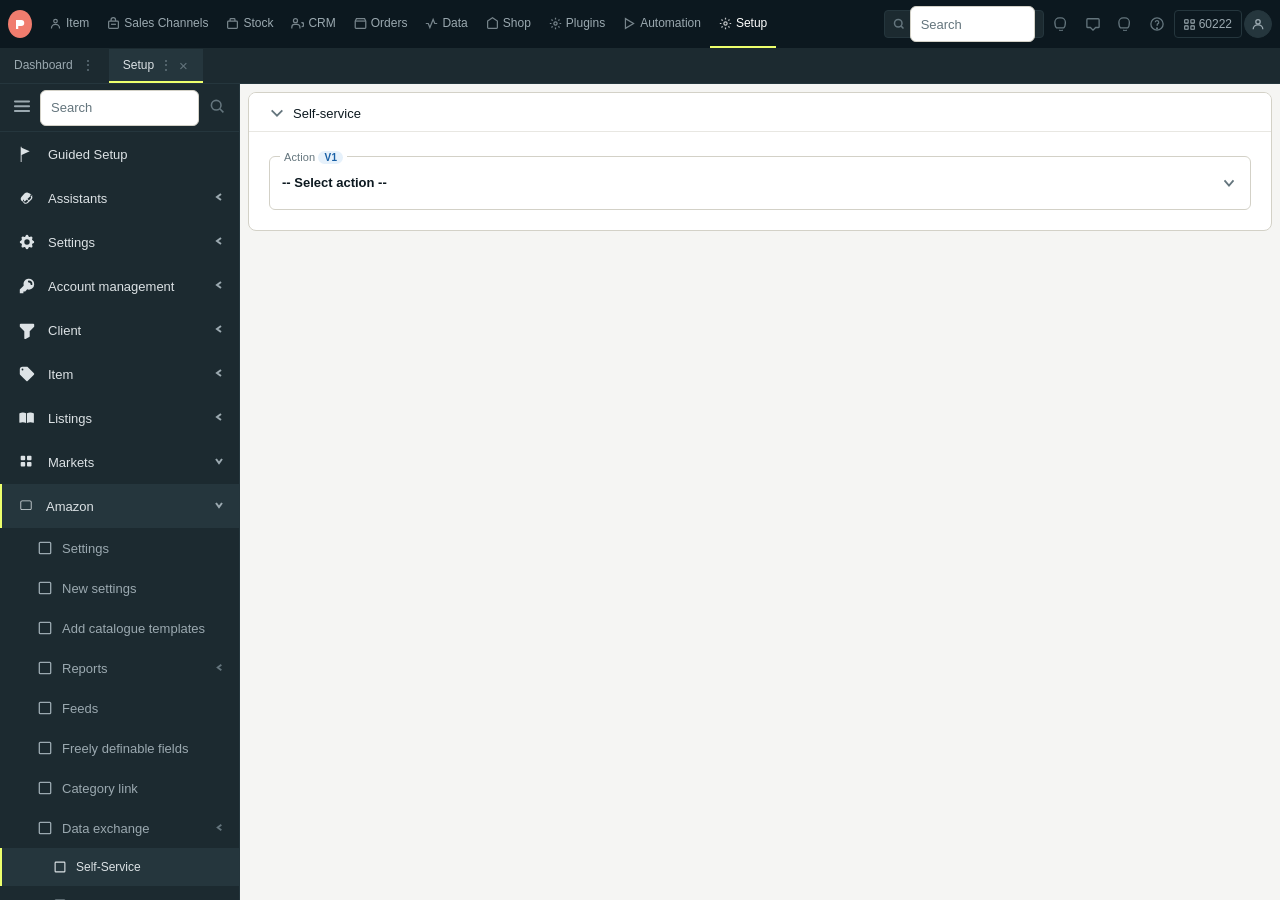
<file: self-service-v2.html>
<!DOCTYPE html>
<html lang="en">
<head>
<meta charset="UTF-8">
<meta name="viewport" content="width=device-width, initial-scale=1.0">
<title>PlentyOne – Setup</title>
<style>
/* ═══════════════════════════════════════════
   PLENTYMARKETS DESIGN SYSTEM TOKENS
═══════════════════════════════════════════ */
:root {
  --c-primary: #F07C6E;
  --c-accent: #EDFF6C;
  --c-accent-text: #1A1A2E;
  --c-success: #1D9E75;
  --c-danger: #E24B4A;
  --c-warning: #EF9F27;
  --c-info: #378ADD;
  --s-dark-nav: #0C181F;
  --s-dark-base: #141C20;
  --s-dark-side: #1C2A30;
  --s-dark-elevated: #25363D;
  --s-dark-border: #25363D;
  --t-dark-primary: #DCE2E5;
  --t-dark-secondary: #9BA9B0;
  --t-dark-muted: #64757D;
  --s-base: #FFFFFF;
  --s-secondary: #F5F5F3;
  --s-tertiary: #E8E7E2;
  --border-light: #D3D1C7;
  --border-active: #0C181F;
  --t-primary: #0C181F;
  --t-secondary: #3D4E57;
  --t-muted: #64757D;
  --radius-sm: 4px;
  --radius-md: 6px;
  --radius-lg: 8px;
  --h-nav: 48px;
  --h-tab: 36px;
  --h-input: 36px;
}

* { box-sizing: border-box; margin: 0; padding: 0; }

body {
  font-family: Inter, -apple-system, BlinkMacSystemFont, 'Segoe UI', sans-serif;
  font-size: 13px;
  background: var(--s-dark-base);
  color: var(--t-dark-primary);
  display: flex;
  flex-direction: column;
  height: 100vh;
  overflow: hidden;
}

/* ════════════════════════════════════
   TOP NAV — DS: #0C181F, h=48px
════════════════════════════════════ */
.topnav {
  background: var(--s-dark-nav);
  height: var(--h-nav);
  display: flex;
  align-items: center;
  padding: 0;
  flex-shrink: 0;
  gap: 0;
}

.tn-logo {
  width: 40px; height: var(--h-nav);
  display: flex; align-items: center; justify-content: center;
  flex-shrink: 0; padding: 0 8px;
}
.tn-logo-circle {
  width: 28px; height: 28px;
  background: var(--c-primary);
  border-radius: 50%;
  display: flex; align-items: center; justify-content: center;
}
.tn-logo-circle svg { width: 15px; height: 15px; }

.tn-links {
  display: flex; align-items: stretch; height: var(--h-nav); flex: 1;
}
.tn-link {
  color: var(--t-dark-secondary); text-decoration: none; font-size: 12px;
  padding: 0 9px; display: flex; align-items: center; gap: 4px;
  height: var(--h-nav); border-bottom: 2px solid transparent; white-space: nowrap;
  cursor: pointer; border-top: none; border-left: none; border-right: none;
  background: none; font-family: inherit; transition: color .12s, background .12s;
}
.tn-link:hover { color: var(--t-dark-primary); background: rgba(255,255,255,.04); }
.tn-link.active { color: #fff; border-bottom-color: var(--c-accent); }
.tn-link .ni { opacity: .75; display: flex; align-items: center; }
.tn-link .ni svg { width: 13px; height: 13px; }

.tn-right {
  display: flex; align-items: center; gap: 2px; padding-right: 8px; margin-left: auto;
}
.tn-search {
  display: flex; align-items: center;
  background: var(--s-dark-side); border: 1px solid var(--s-dark-border);
  border-radius: var(--radius-sm); padding: 0 8px; gap: 5px;
  height: 28px; width: 160px;
}
.tn-search input {
  background: none; border: none; outline: none;
  color: var(--t-dark-secondary); font-size: 12px; width: 100%; font-family: inherit;
}
.tn-search input::placeholder { color: var(--t-dark-muted); }
.tn-search svg { color: var(--t-dark-muted); flex-shrink: 0; }
.tn-btn {
  background: none; border: none; cursor: pointer;
  color: var(--t-dark-muted); width: 30px; height: 30px; border-radius: var(--radius-sm);
  display: flex; align-items: center; justify-content: center;
  font-family: inherit; transition: background .12s, color .12s;
}
.tn-btn:hover { background: rgba(255,255,255,.07); color: var(--t-dark-primary); }
.tn-btn svg { width: 14px; height: 14px; }
.tn-user {
  background: none; border: 1px solid var(--s-dark-border); cursor: pointer;
  color: var(--t-dark-secondary); padding: 0 9px; height: 28px; border-radius: var(--radius-sm);
  font-size: 12px; display: flex; align-items: center; gap: 4px; font-family: inherit;
  transition: background .12s;
}
.tn-user:hover { background: rgba(255,255,255,.05); color: var(--t-dark-primary); }
.tn-avatar {
  width: 28px; height: 28px; border-radius: 50%;
  background: var(--s-dark-elevated); border: 1px solid var(--s-dark-border);
  display: flex; align-items: center; justify-content: center; cursor: pointer;
}
.tn-avatar svg { width: 14px; height: 14px; color: var(--t-dark-secondary); }

/* ════════════════════════════════════
   TAB BAR — DS: #1C2A30, h=36px
   Active: #25363D bg + 2px #EDFF6C bottom
════════════════════════════════════ */
.tabbar {
  background: var(--s-dark-side);
  display: flex; align-items: flex-end;
  height: var(--h-tab); flex-shrink: 0;
  border-bottom: 1px solid var(--s-dark-border);
}
.tb-tab {
  height: 34px; display: flex; align-items: center; gap: 5px;
  padding: 0 14px; font-size: 12px; cursor: pointer;
  color: var(--t-dark-secondary);
  border-bottom: 2px solid transparent;
  border-top: none; border-left: none; border-right: none;
  background: none; white-space: nowrap; font-family: inherit;
  transition: color .12s;
}
.tb-tab:hover { color: var(--t-dark-primary); }
.tb-tab.active {
  background: var(--s-dark-elevated);
  color: var(--t-dark-primary);
  border-bottom-color: var(--c-accent);
}
.tb-dots { color: var(--t-dark-muted); font-size: 14px; line-height: 1; }
.tb-close { color: var(--t-dark-muted); font-size: 15px; line-height: 1; cursor: pointer; padding: 0 1px; }
.tb-close:hover { color: var(--t-dark-primary); }

/* ════════════════════════════════════
   BODY LAYOUT
════════════════════════════════════ */
.body-layout { display: flex; flex: 1; overflow: hidden; }

/* ════════════════════════════════════
   LEFT SIDEBAR — DS: #1C2A30, w=240px
   Active item: 2px solid #EDFF6C left border
════════════════════════════════════ */
.sidebar {
  width: 240px; flex-shrink: 0;
  background: var(--s-dark-side);
  overflow-y: auto; overflow-x: hidden;
  display: flex; flex-direction: column;
  border-right: 1px solid var(--s-dark-border);
}
.sidebar::-webkit-scrollbar { width: 4px; }
.sidebar::-webkit-scrollbar-thumb { background: var(--s-dark-elevated); border-radius: 2px; }

.sb-search {
  display: flex; align-items: center;
  background: var(--s-dark-side);
  height: 48px;
  padding: 0 14px; gap: 10px;
  border-bottom: 1px solid var(--s-dark-border);
  flex-shrink: 0;
}
.sb-search .sb-hamburger { color: var(--t-dark-secondary); flex-shrink: 0; cursor: pointer; }
.sb-search .sb-hamburger svg { width: 16px; height: 16px; }
.sb-search input {
  background: none; border: none; outline: none;
  color: var(--t-dark-primary); font-size: 13px; width: 100%; font-family: inherit;
}
.sb-search input::placeholder { color: var(--t-dark-muted); }
.sb-search .sb-search-btn { color: var(--t-dark-muted); flex-shrink: 0; cursor: pointer; }
.sb-search .sb-search-btn svg { width: 16px; height: 16px; }

.sbi {
  display: flex; align-items: center; justify-content: space-between;
  padding: 0 14px 0 16px;
  height: 44px;
  color: var(--t-dark-primary); font-size: 13px; cursor: pointer;
  user-select: none; flex-shrink: 0;
  border-left: 2px solid transparent;
  transition: background .12s;
}
.sbi:hover { background: rgba(255,255,255,.04); }
.sbi .lft { display: flex; align-items: center; gap: 12px; }
.sbi .lft svg { width: 18px; height: 18px; flex-shrink: 0; fill: var(--t-dark-primary); stroke: none; }
.sbi .arr svg { width: 12px; height: 12px; stroke: var(--t-dark-secondary); fill: none; }

.sbi.expanded { color: var(--t-dark-primary); }
.sbi.expanded .lft svg { fill: var(--t-dark-primary); }

.sb-amz {
  display: flex; align-items: center; justify-content: space-between;
  padding: 0 14px 0 16px;
  height: 44px;
  background: var(--s-dark-elevated);
  border-left: 2px solid var(--c-accent);
  color: var(--t-dark-primary); font-size: 13px; cursor: pointer;
  user-select: none; flex-shrink: 0;
  transition: background .12s;
}
.sb-amz:hover { background: rgba(255,255,255,.06); }
.sb-amz .lft { display: flex; align-items: center; gap: 12px; }
.sb-amz .lft svg { width: 16px; height: 16px; fill: var(--t-dark-primary); stroke: none; flex-shrink: 0; }
.sb-amz .arr svg { width: 12px; height: 12px; stroke: var(--t-dark-secondary); fill: none; }

/* ── Amazon sub-items ── */
.sb-sub {
  display: flex; align-items: center; justify-content: space-between;
  padding: 0 14px 0 36px;
  height: 40px;
  color: var(--t-dark-secondary); font-size: 13px; cursor: pointer;
  user-select: none; flex-shrink: 0;
  border-left: 2px solid transparent;
  transition: background .12s, color .12s;
}
.sb-sub:hover { background: rgba(255,255,255,.04); color: var(--t-dark-primary); }
.sb-sub .lft { display: flex; align-items: center; gap: 10px; }
.sb-sub .lft svg { width: 14px; height: 14px; fill: none; stroke: var(--t-dark-secondary); stroke-width: 1.5; flex-shrink: 0; }
.sb-sub:hover .lft svg { stroke: var(--t-dark-primary); }
.sb-sub .arr svg { width: 11px; height: 11px; stroke: var(--t-dark-muted); fill: none; }
.sb-sub.de-parent { color: var(--t-dark-secondary); }

.sb-sub2 {
  display: flex; align-items: center; justify-content: space-between;
  padding: 0 14px 0 52px;
  height: 38px;
  color: var(--t-dark-secondary); font-size: 12px; cursor: pointer;
  user-select: none; flex-shrink: 0;
  border-left: 2px solid transparent;
  transition: background .12s, color .12s;
}
.sb-sub2:hover { background: rgba(255,255,255,.04); color: var(--t-dark-primary); }
.sb-sub2 .lft { display: flex; align-items: center; gap: 10px; }
.sb-sub2 .lft svg { width: 12px; height: 12px; fill: none; stroke: var(--t-dark-secondary); stroke-width: 1.5; flex-shrink: 0; }
.sb-sub2:hover .lft svg { stroke: var(--t-dark-primary); }

.sb-sub2.active-item {
  background: var(--s-dark-elevated);
  color: var(--t-dark-primary);
  border-left-color: var(--c-accent);
}
.sb-sub2.active-item:hover { background: rgba(255,255,255,.06); }
.sb-sub2.active-item .lft svg { stroke: var(--t-dark-primary); }

/* ════════════════════════════════════
   MAIN CONTENT — DS: #F5F5F3 bg
════════════════════════════════════ */
.main {
  flex: 1; overflow-y: auto; overflow-x: hidden;
  background: var(--s-secondary);
  padding: 0;
}
.main::-webkit-scrollbar { width: 6px; }
.main::-webkit-scrollbar-track { background: var(--s-tertiary); }
.main::-webkit-scrollbar-thumb { background: var(--border-light); border-radius: 3px; }

/* ════════════════════════════════════
   PANEL — DS card style
════════════════════════════════════ */
.panel {
  background: var(--s-base);
  border: 1px solid var(--border-light);
  border-radius: var(--radius-lg);
  margin-bottom: 8px;
}
.ptab-bar {
  background: var(--s-secondary);
  display: flex;
  border-bottom: 1px solid var(--border-light);
  border-radius: var(--radius-lg) var(--radius-lg) 0 0;
  padding: 0;
}
.ptab {
  display: inline-flex; align-items: center;
  padding: 6px 16px;
  font-size: 12px; cursor: pointer;
  background: transparent; color: var(--t-muted);
  border: none; border-bottom: 2px solid transparent;
  user-select: none; font-family: inherit;
  transition: color .12s;
}
.ptab.on {
  color: var(--t-primary); font-weight: 500;
  border-bottom-color: var(--c-info);
}
.pbody { padding: 14px 18px 16px; }

/* Alert */
.alert-red {
  background: var(--c-danger); color: #fff;
  padding: 8px 14px; font-size: 12px; line-height: 1.55;
  margin-bottom: 10px; border-radius: var(--radius-md);
}

/* Form */
.fdesc { font-size: 13px; color: var(--t-secondary); margin-bottom: 10px; }
.frow { display: flex; align-items: flex-start; margin-bottom: 8px; }
.flbl { width: 180px; flex-shrink: 0; font-size: 13px; color: var(--t-secondary); padding-top: 4px; line-height: 1.3; }
.fval { display: flex; align-items: center; gap: 6px; }

select, input[type="text"], input[type="number"], textarea {
  font-family: inherit; font-size: 13px; color: var(--t-primary); outline: none;
  border: 1px solid var(--border-light); border-radius: var(--radius-md); background: var(--s-base);
  transition: border-color .15s;
}
select {
  height: var(--h-input); padding: 0 28px 0 10px;
  appearance: none; -webkit-appearance: none; cursor: pointer;
  background-image: url("data:image/svg+xml,%3Csvg xmlns='http://www.w3.org/2000/svg' width='10' height='6'%3E%3Cpath d='M0 0l5 6 5-6z' fill='%2364757D'/%3E%3C/svg%3E");
  background-repeat: no-repeat; background-position: right 8px center;
}
select:focus { border-color: var(--border-active); box-shadow: none; }
input[type="text"], input[type="number"] { height: var(--h-input); padding: 0 10px; }
input[type="text"]:focus, input[type="number"]:focus { border-color: var(--border-active); box-shadow: none; }
textarea { padding: 8px 10px; resize: vertical; }
textarea:focus { border-color: var(--border-active); box-shadow: none; }
input[type="checkbox"] { width: 14px; height: 14px; cursor: pointer; accent-color: var(--c-info); margin: 0; }

.icobtn {
  display: inline-flex; align-items: center; justify-content: center;
  width: 32px; height: 32px; background: var(--s-secondary);
  border: 1px solid var(--border-light); border-radius: var(--radius-md); cursor: pointer; color: var(--t-secondary);
  transition: background .12s;
}
.icobtn:hover { background: var(--s-tertiary); }
.icobtn svg { width: 15px; height: 15px; }

/* Table */
.dtbl { width: 100%; border-collapse: collapse; font-size: 13px; border: 1px solid var(--border-light); border-radius: var(--radius-md); overflow: hidden; }
.dtbl thead tr { background: var(--s-dark-base); }
.dtbl th {
  padding: 8px 14px; color: var(--t-dark-primary); font-weight: 500; font-size: 12px;
  text-align: left; border-right: 1px solid var(--s-dark-elevated);
}
.dtbl th:last-child { border-right: none; }
.dtbl td {
  padding: 8px 14px; color: var(--t-secondary); border-bottom: 1px solid var(--s-tertiary);
  border-right: 1px solid var(--s-tertiary);
}
.dtbl td:last-child { border-right: none; }
.dtbl tbody tr:last-child td { border-bottom: none; }
.dtbl tbody tr:hover td { background: var(--s-secondary); }

/* Adapter rows */
.arow { display: flex; align-items: flex-start; padding: 8px 0; border-top: 1px solid var(--s-tertiary); }
.arow:first-child { border-top: none; }
.albl { width: 220px; flex-shrink: 0; font-size: 13px; font-weight: 500; color: var(--t-primary); padding-top: 4px; }
.aval { flex: 1; display: flex; align-items: center; gap: 6px; flex-wrap: wrap; }

/* Modal */
.overlay { position: fixed; inset: 0; background: rgba(0,0,0,.5); display: none; align-items: center; justify-content: center; z-index: 200; }
.overlay.open { display: flex; }
.modal { background: var(--s-base); border: 1px solid var(--border-light); border-radius: var(--radius-lg); padding: 20px 24px; width: 440px; box-shadow: 0 8px 32px rgba(0,0,0,.18); }
.modal h3 { font-size: 15px; font-weight: 500; margin-bottom: 10px; color: var(--t-primary); }
.modal p { font-size: 13px; color: var(--t-secondary); margin-bottom: 18px; line-height: 1.6; }
.modal-btns { display: flex; gap: 8px; justify-content: flex-end; }
.btn-cancel { padding: 6px 16px; border-radius: var(--radius-md); font-size: 13px; cursor: pointer; background: var(--s-secondary); color: var(--t-primary); border: 1px solid var(--border-light); font-family: inherit; transition: background .12s; }
.btn-cancel:hover { background: var(--s-tertiary); }
.btn-ok { padding: 6px 16px; border-radius: var(--radius-md); font-size: 13px; cursor: pointer; background: var(--s-dark-base); color: var(--t-dark-primary); border: none; font-family: inherit; display: flex; align-items: center; gap: 6px; font-weight: 500; transition: opacity .12s; }
.btn-ok:hover { opacity: .85; }
.spin { width: 13px; height: 13px; border: 2px solid rgba(255,255,255,.3); border-top-color: #fff; border-radius: 50%; animation: sp .7s linear infinite; display: none; }
@keyframes sp { to { transform: rotate(360deg); } }

/* Toast */
.toast { position: fixed; bottom: 20px; right: 20px; z-index: 300; background: var(--s-dark-elevated); color: var(--t-dark-primary); padding: 10px 16px; border-radius: var(--radius-md); font-size: 13px; box-shadow: 0 4px 16px rgba(0,0,0,.25); border-left: 3px solid var(--c-accent); opacity: 0; pointer-events: none; transition: opacity .25s, transform .25s; transform: translateY(6px); max-width: 380px; }
.toast.show { opacity: 1; pointer-events: auto; transform: translateY(0); }

.sq-icon { display: inline-block; width: 12px; height: 12px; flex-shrink: 0; opacity: .55; }

/* ════════════════════════════════════
   DEMO PAGE
════════════════════════════════════ */
.demo-page {
  display: none;
  flex: 1; overflow-y: auto; overflow-x: hidden;
  background: var(--s-secondary);
  font-family: Inter, -apple-system, BlinkMacSystemFont, sans-serif;
  font-size: 13px; color: var(--t-primary);
}

/* Connected banner */
.dp-banner {
  background: var(--s-base);
  border-bottom: 1px solid var(--border-light);
  display: flex; align-items: stretch; justify-content: space-between;
  min-height: 48px;
}
.dp-banner-left {
  display: flex; align-items: center; gap: 10px;
  padding: 0 20px;
  border-left: 3px solid var(--c-success);
  font-size: 13px; color: var(--t-primary); font-weight: 400;
}
.dp-banner-left svg { flex-shrink: 0; width: 18px; height: 18px; }
.dp-banner-right {
  display: flex; align-items: center;
  padding: 0 24px;
  font-size: 12px; font-weight: 600; color: var(--t-secondary);
  letter-spacing: .07em; cursor: pointer; text-transform: uppercase;
  transition: color .12s;
}
.dp-banner-right:hover { color: var(--t-primary); }

/* 2-column grid */
.dp-grid {
  display: grid;
  grid-template-columns: 1fr 1fr;
  gap: 8px;
  padding: 8px;
}

/* Section card — DS expansion panel style */
.dp-section {
  background: var(--s-base);
  border: 1px solid var(--border-light);
  border-radius: var(--radius-lg);
  display: flex; flex-direction: column;
  overflow: hidden;
}

/* Section header */
.dp-section-hdr {
  display: flex; align-items: center; gap: 8px;
  padding: 12px 20px 10px;
  font-size: 13px; font-weight: 500; color: var(--t-primary);
  cursor: pointer; user-select: none;
  border-bottom: 1px solid var(--s-tertiary);
  background: var(--s-base);
}
.dp-section-hdr > svg { width: 16px; height: 16px; stroke: var(--t-muted); flex-shrink: 0; }
.dp-section-hdr-actions { margin-left: auto; display: flex; align-items: center; gap: 4px; }

/* Section body */
.dp-section-body {
  padding: 6px 20px 20px;
  display: flex; flex-direction: column; gap: 14px;
}

/* ── Input field: floated label ── */
.dp-field {
  position: relative;
  border: 1px solid var(--border-light);
  border-radius: var(--radius-md);
  background: var(--s-base);
  display: flex; align-items: center;
  min-height: 50px;
  padding: 8px 12px;
  gap: 6px;
  margin-top: 18px;
  transition: border-color .15s;
}
.dp-field:focus-within { border-color: var(--border-active); border-width: 1px; }

.dp-field-inner { flex: 1; min-width: 0; }

.dp-field-inner label {
  position: absolute;
  top: -8px; left: 10px;
  font-size: 11px;
  color: var(--t-muted);
  background: var(--s-base);
  padding: 0 4px;
  line-height: 16px;
  height: 16px;
  white-space: nowrap;
  pointer-events: none;
  z-index: 1;
  letter-spacing: .01em;
}
.dp-field-inner label span { color: var(--c-danger); }

.dp-field-inner input,
.dp-field-inner select {
  display: block; width: 100%;
  border: none; outline: none; background: none;
  font-size: 13px; font-weight: 500; color: var(--t-primary);
  font-family: inherit; padding: 0; margin: 0;
  line-height: 1.4;
  appearance: none; -webkit-appearance: none;
}

.dp-chevron {
  color: var(--t-muted); flex-shrink: 0; pointer-events: none; line-height: 0;
}
.dp-chevron svg { width: 18px; height: 18px; display: block; }

.dp-cal {
  background: none; border: none; cursor: pointer;
  color: var(--t-muted); flex-shrink: 0; line-height: 0; padding: 2px;
  transition: color .12s;
}
.dp-cal svg { width: 18px; height: 18px; display: block; }
.dp-cal:hover { color: var(--t-primary); }

/* help button — DS: dark circle */
.dp-help {
  background: var(--s-dark-elevated);
  border: none; border-radius: 50%;
  width: 18px; height: 18px;
  cursor: pointer; flex-shrink: 0;
  display: flex; align-items: center; justify-content: center;
  color: var(--t-dark-secondary); font-size: 10px; font-style: italic;
  font-family: Georgia, serif; font-weight: 700;
  line-height: 1; padding: 0;
  transition: background .12s;
}
.dp-help:hover { background: var(--s-dark-base); }

.dp-icon-btn {
  background: none; border: none; cursor: pointer;
  color: var(--t-muted); line-height: 0; padding: 3px;
  display: flex; align-items: center; border-radius: var(--radius-sm);
  transition: color .12s, background .12s;
}
.dp-icon-btn svg { width: 16px; height: 16px; display: block; }
.dp-icon-btn:hover { color: var(--t-primary); background: var(--s-secondary); }

/* Toggle switch — DS: #1D9E75 on, #9BA9B0 off */
.dp-toggle-row {
  display: flex; align-items: center; gap: 10px;
}
.dp-toggle-row > span { font-size: 13px; color: var(--t-primary); }

.dp-toggle {
  position: relative;
  width: 44px; height: 24px;
  flex-shrink: 0; cursor: pointer;
  display: inline-block;
}
.dp-toggle input {
  opacity: 0; width: 0; height: 0;
  position: absolute; margin: 0;
}
.dp-track {
  position: absolute; inset: 0;
  border-radius: 12px;
  background: var(--t-dark-secondary);
  transition: background .15s;
}
.dp-toggle input:checked + .dp-track {
  background: var(--c-success);
}
.dp-track::before {
  content: '';
  position: absolute;
  width: 18px; height: 18px;
  border-radius: 50%;
  background: #fff;
  top: 3px; left: 3px;
  transition: transform .15s;
  box-shadow: 0 1px 4px rgba(0,0,0,.25);
}
.dp-toggle input:checked + .dp-track::before {
  transform: translateX(20px);
}
.dp-track::after {
  content: '';
  position: absolute;
  opacity: 0;
  transition: opacity .15s, transform .15s;
  width: 5px; height: 9px;
  border-right: 2px solid #fff;
  border-bottom: 2px solid #fff;
  top: 7px; left: 26px;
  transform: rotate(45deg);
}
.dp-toggle input:checked + .dp-track::after {
  opacity: 1;
}
</style>
</head>
<body>

<!-- ══════════════════════════════
     TOP NAV
══════════════════════════════ -->
<div class="topnav">
  <!-- Logo -->
  <div class="tn-logo">
    <div class="tn-logo-circle">
      <!-- Plentymarkets "p" mark approximation -->
      <svg viewBox="0 0 20 20" fill="none" xmlns="http://www.w3.org/2000/svg">
        <path d="M4 4h7a4 4 0 0 1 0 8H7v4H4V4z" fill="#fff"/>
      </svg>
    </div>
  </div>

  <!-- Nav links -->
  <div class="tn-links">
    <button class="tn-link">
      <span class="ni"><svg viewBox="0 0 16 16" fill="none" stroke="currentColor" stroke-width="1.5"><circle cx="8" cy="5" r="2.2"/><path d="M3 14c0-2.8 2.2-5 5-5s5 2.2 5 5"/></svg></span>
      Item
    </button>
    <button class="tn-link">
      <span class="ni"><svg viewBox="0 0 16 16" fill="none" stroke="currentColor" stroke-width="1.5"><rect x="2" y="5" width="12" height="9" rx="1"/><path d="M5 5V3.5A2.5 2.5 0 0 1 10.5 3.5V5"/><line x1="5" y1="9" x2="11" y2="9"/></svg></span>
      Sales Channels
    </button>
    <button class="tn-link">
      <span class="ni"><svg viewBox="0 0 16 16" fill="none" stroke="currentColor" stroke-width="1.5"><rect x="2" y="5" width="12" height="9" rx="1"/><path d="M5 5V3a1 1 0 0 1 1-1h4a1 1 0 0 1 1 1v2"/></svg></span>
      Stock
    </button>
    <button class="tn-link">
      <span class="ni"><svg viewBox="0 0 16 16" fill="none" stroke="currentColor" stroke-width="1.5"><path d="M11 14v-1.5a3.5 3.5 0 0 0-3.5-3.5h-3A3.5 3.5 0 0 0 1 12.5V14"/><circle cx="5.5" cy="4.5" r="2.5"/><path d="M13 7a2.5 2.5 0 0 1 0 5"/><path d="M13 7a2.5 2.5 0 0 1 2 4.4"/></svg></span>
      CRM
    </button>
    <button class="tn-link">
      <span class="ni"><svg viewBox="0 0 16 16" fill="none" stroke="currentColor" stroke-width="1.5"><path d="M3 2h10l1.5 3v8a1 1 0 0 1-1 1H2.5a1 1 0 0 1-1-1V5L3 2z"/><line x1="1.5" y1="5" x2="14.5" y2="5"/></svg></span>
      Orders
    </button>
    <button class="tn-link">
      <span class="ni"><svg viewBox="0 0 16 16" fill="none" stroke="currentColor" stroke-width="1.5"><polyline points="1,8 4,8 6,13 10,3 12,8 15,8"/></svg></span>
      Data
    </button>
    <button class="tn-link">
      <span class="ni"><svg viewBox="0 0 16 16" fill="none" stroke="currentColor" stroke-width="1.5"><path d="M2 5l6-4 6 4v8a1 1 0 0 1-1 1H3a1 1 0 0 1-1-1V5z"/></svg></span>
      Shop
    </button>
    <button class="tn-link">
      <span class="ni"><svg viewBox="0 0 16 16" fill="none" stroke="currentColor" stroke-width="1.5"><circle cx="8" cy="8" r="2"/><path d="M8 1v2M8 13v2M1 8h2M13 8h2M3.05 3.05l1.41 1.41M11.54 11.54l1.41 1.41M11.54 4.46l1.41-1.41M3.05 12.95l1.41-1.41"/></svg></span>
      Plugins
    </button>
    <button class="tn-link">
      <span class="ni"><svg viewBox="0 0 16 16" fill="none" stroke="currentColor" stroke-width="1.5"><polygon points="3,2 13,8 3,14"/></svg></span>
      Automation
    </button>
    <button class="tn-link active">
      <span class="ni"><svg viewBox="0 0 16 16" fill="none" stroke="currentColor" stroke-width="1.5"><circle cx="8" cy="8" r="2"/><path d="M8 1v2M8 13v2M1 8h2M13 8h2M3.05 3.05l1.41 1.41M11.54 11.54l1.41 1.41M11.54 4.46l1.41-1.41M3.05 12.95l1.41-1.41"/></svg></span>
      Setup
    </button>
  </div>

  <!-- Right controls -->
  <div class="tn-right">
    <!-- Search -->
    <div class="tn-search">
      <svg width="12" height="12" viewBox="0 0 16 16" fill="none" stroke="currentColor" stroke-width="2"><circle cx="7" cy="7" r="5"/><line x1="10.5" y1="10.5" x2="14" y2="14"/></svg>
      <input type="text" placeholder="Search">
    </div>
    <!-- Bell -->
    <button class="tn-btn" title="Notifications">
      <svg viewBox="0 0 16 16" fill="none" stroke="currentColor" stroke-width="1.5"><path d="M8 1a5 5 0 0 1 5 5c0 5-2 6.5-2 6.5H3S1 11 1 6a5 5 0 0 1 5-5z"/><path d="M6.5 14.5a1.5 1.5 0 0 0 3 0"/></svg>
    </button>
    <!-- Chat -->
    <button class="tn-btn" title="Messages">
      <svg viewBox="0 0 16 16" fill="none" stroke="currentColor" stroke-width="1.5"><path d="M14 2H2a1 1 0 0 0-1 1v8a1 1 0 0 0 1 1h3l3 3 3-3h3a1 1 0 0 0 1-1V3a1 1 0 0 0-1-1z"/></svg>
    </button>
    <!-- Bell 2 -->
    <button class="tn-btn" title="Alerts">
      <svg viewBox="0 0 16 16" fill="none" stroke="currentColor" stroke-width="1.5"><path d="M8 1a5 5 0 0 1 5 5c0 5-2 6.5-2 6.5H3S1 11 1 6a5 5 0 0 1 5-5z"/><path d="M6.5 14.5a1.5 1.5 0 0 0 3 0"/></svg>
    </button>
    <!-- Help -->
    <button class="tn-btn" title="Help">
      <svg viewBox="0 0 16 16" fill="none" stroke="currentColor" stroke-width="1.5"><circle cx="8" cy="8" r="7"/><path d="M6 6a2 2 0 1 1 2.5 2L8 10"/><circle cx="8" cy="13" r=".5" fill="currentColor"/></svg>
    </button>
    <!-- User number -->
    <button class="tn-user">
      <svg width="11" height="11" viewBox="0 0 16 16" fill="none" stroke="currentColor" stroke-width="1.5"><rect x="1" y="1" width="5" height="5" rx=".5"/><rect x="10" y="1" width="5" height="5" rx=".5"/><rect x="1" y="10" width="5" height="5" rx=".5"/><rect x="10" y="10" width="5" height="5" rx=".5"/></svg>
      60222
    </button>
    <!-- Avatar -->
    <div class="tn-avatar">
      <svg viewBox="0 0 16 16" fill="none" stroke="currentColor" stroke-width="1.5"><circle cx="8" cy="5.5" r="2.5"/><path d="M2.5 14c0-3 2.5-5 5.5-5s5.5 2 5.5 5"/></svg>
    </div>
  </div>
</div>

<!-- ══════════════════════════════
     TAB BAR
══════════════════════════════ -->
<div class="tabbar">
  <div class="tb-tab">Dashboard <span class="tb-dots" style="margin-left:3px;">⋮</span></div>
  <div class="tb-tab active">
    Setup
    <span class="tb-dots">⋮</span>
    <span class="tb-close" onclick="this.closest('.tb-tab').style.display='none'" title="Close">×</span>
  </div>
</div>

<!-- ══════════════════════════════
     BODY LAYOUT
══════════════════════════════ -->
<div class="body-layout">

  <!-- ════ SIDEBAR ════ -->
  <div class="sidebar">

    <!-- Search bar -->
    <div class="sb-search">
      <span class="sb-hamburger">
        <svg viewBox="0 0 20 20" fill="currentColor"><rect y="3" width="20" height="2.5" rx="1"/><rect y="9" width="20" height="2.5" rx="1"/><rect y="15" width="20" height="2.5" rx="1"/></svg>
      </span>
      <input type="text" placeholder="Search">
      <span class="sb-search-btn">
        <svg viewBox="0 0 20 20" fill="none" stroke="currentColor" stroke-width="2"><circle cx="9" cy="9" r="6"/><line x1="13.5" y1="13.5" x2="18" y2="18"/></svg>
      </span>
    </div>

    <!-- Guided Setup — flag icon -->
    <div class="sbi">
      <span class="lft">
        <svg viewBox="0 0 20 20" fill="currentColor"><path d="M3 2h1v17H3V2zm1 1v8l9-4-9-4z"/></svg>
        Guided Setup
      </span>
    </div>

    <!-- Assistants — handshake icon -->
    <div class="sbi">
      <span class="lft">
        <svg viewBox="0 0 20 20" fill="currentColor"><path d="M10 4c-1 0-2 .4-2.8 1L4 8.5C3.4 9.1 3 9.9 3 10.8c0 1.8 1.4 3.2 3.2 3.2.9 0 1.7-.4 2.3-.9l.5-.5 4-4c.6-.6 1.4-.9 2.2-.9.5 0 1 .1 1.4.3L14.5 6c-.5-.7-1.3-1.2-2.2-1.4L11 4.1C10.7 4 10.3 4 10 4zm5.5 3.7c.3.5.5 1 .5 1.6 0 .9-.4 1.7-1 2.3l-4 4c-.6.6-1.4.9-2.3.9-1.8 0-3.2-1.4-3.2-3.2 0-.6.2-1.1.5-1.6l.7.7c-.1.3-.2.6-.2.9 0 1.1.9 2 2 2 .5 0 1-.2 1.4-.6l4-4c.4-.4.6-.9.6-1.4s-.2-1-.6-1.4L13.5 7l.8-.8 1.2 1.2-.2.2.2.1z"/><path d="M7 7.5l5.5 5.5-.7.7L6.3 8.2 7 7.5z"/></svg>
        Assistants
      </span>
      <span class="arr"><svg viewBox="0 0 12 12" fill="none" stroke="currentColor" stroke-width="2"><polyline points="8,3 4,6 8,9"/></svg></span>
    </div>

    <!-- Settings — gear icon -->
    <div class="sbi">
      <span class="lft">
        <svg viewBox="0 0 20 20" fill="currentColor"><path fill-rule="evenodd" d="M11.49 3.17c-.38-1.56-2.6-1.56-2.98 0a1.532 1.532 0 0 1-2.286.948c-1.372-.836-2.942.734-2.106 2.106.54.886.061 2.042-.947 2.287-1.561.379-1.561 2.6 0 2.978a1.532 1.532 0 0 1 .947 2.287c-.836 1.372.734 2.942 2.106 2.106a1.532 1.532 0 0 1 2.287.947c.379 1.561 2.6 1.561 2.978 0a1.533 1.533 0 0 1 2.287-.947c1.372.836 2.942-.734 2.106-2.106a1.533 1.533 0 0 1 .947-2.287c1.561-.379 1.561-2.6 0-2.978a1.532 1.532 0 0 1-.947-2.287c.836-1.372-.734-2.942-2.106-2.106a1.532 1.532 0 0 1-2.287-.947zM10 13a3 3 0 1 0 0-6 3 3 0 0 0 0 6z" clip-rule="evenodd"/></svg>
        Settings
      </span>
      <span class="arr"><svg viewBox="0 0 12 12" fill="none" stroke="currentColor" stroke-width="2"><polyline points="8,3 4,6 8,9"/></svg></span>
    </div>

    <!-- Account management — key icon -->
    <div class="sbi">
      <span class="lft">
        <svg viewBox="0 0 20 20" fill="currentColor"><path fill-rule="evenodd" d="M18 8a6 6 0 0 1-7.743 5.743L10 14l-1 1-1 1H6v2H2v-4l4.257-4.257A6 6 0 1 1 18 8zm-6-4a1 1 0 1 0 0 2 2 2 0 0 1 2 2 1 1 0 1 0 2 0 4 4 0 0 0-4-4z" clip-rule="evenodd"/></svg>
        Account management
      </span>
      <span class="arr"><svg viewBox="0 0 12 12" fill="none" stroke="currentColor" stroke-width="2"><polyline points="8,3 4,6 8,9"/></svg></span>
    </div>

    <!-- Client — building/shop icon -->
    <div class="sbi">
      <span class="lft">
        <svg viewBox="0 0 20 20" fill="currentColor"><path d="M2 4a1 1 0 0 1 1-1h14a1 1 0 0 1 1 1v2a1 1 0 0 1-.293.707L13 11.414V17a1 1 0 0 1-.553.894l-4 2A1 1 0 0 1 7 19v-7.586L2.293 6.707A1 1 0 0 1 2 6V4z"/></svg>
        Client
      </span>
      <span class="arr"><svg viewBox="0 0 12 12" fill="none" stroke="currentColor" stroke-width="2"><polyline points="8,3 4,6 8,9"/></svg></span>
    </div>

    <!-- Item — tag/price icon -->
    <div class="sbi">
      <span class="lft">
        <svg viewBox="0 0 20 20" fill="currentColor"><path fill-rule="evenodd" d="M17.707 9.293a1 1 0 0 1 0 1.414l-7 7a1 1 0 0 1-1.414 0l-7-7A.997.997 0 0 1 2 10V5a3 3 0 0 1 3-3h5c.256 0 .512.098.707.293l7 7zM5 6a1 1 0 1 0 0-2 1 1 0 0 0 0 2z" clip-rule="evenodd"/></svg>
        Item
      </span>
      <span class="arr"><svg viewBox="0 0 12 12" fill="none" stroke="currentColor" stroke-width="2"><polyline points="8,3 4,6 8,9"/></svg></span>
    </div>

    <!-- Listings — lines+eye icon -->
    <div class="sbi">
      <span class="lft">
        <svg viewBox="0 0 20 20" fill="currentColor"><path d="M9 4.804A7.968 7.968 0 0 0 5.18 4C4 4 2.86 4.23 1.818 4.65A.5.5 0 0 0 1.5 5.12v9.563a.5.5 0 0 0 .68.467A7.456 7.456 0 0 1 5.18 14.6c1.39 0 2.7.37 3.82 1.02V4.804zM10 15.62a7.97 7.97 0 0 1 3.82-1.02c1.12 0 2.18.24 3.136.65a.5.5 0 0 0 .544-.078.5.5 0 0 0 .136-.342V5.12a.5.5 0 0 0-.318-.466A9.456 9.456 0 0 0 13.82 4 7.968 7.968 0 0 0 10 4.804V15.62z"/></svg>
        Listings
      </span>
      <span class="arr"><svg viewBox="0 0 12 12" fill="none" stroke="currentColor" stroke-width="2"><polyline points="8,3 4,6 8,9"/></svg></span>
    </div>

    <!-- Markets — dotted grid/globe icon, expanded (chevron down) -->
    <div class="sbi expanded">
      <span class="lft">
        <svg viewBox="0 0 20 20" fill="currentColor"><path d="M3 4a1 1 0 0 1 1-1h3a1 1 0 0 1 1 1v3a1 1 0 0 1-1 1H4a1 1 0 0 1-1-1V4zm0 7a1 1 0 0 1 1-1h3a1 1 0 0 1 1 1v3a1 1 0 0 1-1 1H4a1 1 0 0 1-1-1v-3zm7-7a1 1 0 0 1 1-1h3a1 1 0 0 1 1 1v3a1 1 0 0 1-1 1h-3a1 1 0 0 1-1-1V4zm0 7a1 1 0 0 1 1-1h3a1 1 0 0 1 1 1v3a1 1 0 0 1-1 1h-3a1 1 0 0 1-1-1v-3z"/></svg>
        Markets
      </span>
      <span class="arr"><svg viewBox="0 0 12 12" fill="none" stroke="currentColor" stroke-width="2"><polyline points="3,4 6,8 9,4"/></svg></span>
    </div>

    <!-- ── Amazon — selected parent, grey bg + amber left border ── -->
    <div class="sb-amz">
      <span class="lft">
        <!-- Square bracket / window icon matching screenshot -->
        <svg viewBox="0 0 20 20" fill="currentColor"><path fill-rule="evenodd" d="M3 5a2 2 0 0 1 2-2h10a2 2 0 0 1 2 2v8a2 2 0 0 1-2 2H5a2 2 0 0 1-2-2V5zm2-1h10a1 1 0 0 1 1 1v8a1 1 0 0 1-1 1H5a1 1 0 0 1-1-1V5a1 1 0 0 1 1-1z" clip-rule="evenodd"/></svg>
        Amazon
      </span>
      <span class="arr"><svg viewBox="0 0 12 12" fill="none" stroke="currentColor" stroke-width="2"><polyline points="3,4 6,8 9,4"/></svg></span>
    </div>

    <!-- Amazon sub-items -->
    <div class="sb-sub">
      <span class="lft">
        <svg viewBox="0 0 16 16" fill="none" stroke="currentColor" stroke-width="1.5"><rect x="1.5" y="1.5" width="13" height="13" rx="1"/></svg>
        Settings
      </span>
    </div>
    <div class="sb-sub">
      <span class="lft">
        <svg viewBox="0 0 16 16" fill="none" stroke="currentColor" stroke-width="1.5"><rect x="1.5" y="1.5" width="13" height="13" rx="1"/></svg>
        New settings
      </span>
    </div>
    <div class="sb-sub">
      <span class="lft">
        <svg viewBox="0 0 16 16" fill="none" stroke="currentColor" stroke-width="1.5"><rect x="1.5" y="1.5" width="13" height="13" rx="1"/></svg>
        Add catalogue templates
      </span>
    </div>
    <div class="sb-sub">
      <span class="lft">
        <svg viewBox="0 0 16 16" fill="none" stroke="currentColor" stroke-width="1.5"><rect x="1.5" y="1.5" width="13" height="13" rx="1"/></svg>
        Reports
      </span>
      <span class="arr"><svg viewBox="0 0 12 12" fill="none" stroke="currentColor" stroke-width="2"><polyline points="8,3 4,6 8,9"/></svg></span>
    </div>
    <div class="sb-sub">
      <span class="lft">
        <svg viewBox="0 0 16 16" fill="none" stroke="currentColor" stroke-width="1.5"><rect x="1.5" y="1.5" width="13" height="13" rx="1"/></svg>
        Feeds
      </span>
    </div>
    <div class="sb-sub">
      <span class="lft">
        <svg viewBox="0 0 16 16" fill="none" stroke="currentColor" stroke-width="1.5"><rect x="1.5" y="1.5" width="13" height="13" rx="1"/></svg>
        Freely definable fields
      </span>
    </div>
    <div class="sb-sub">
      <span class="lft">
        <svg viewBox="0 0 16 16" fill="none" stroke="currentColor" stroke-width="1.5"><rect x="1.5" y="1.5" width="13" height="13" rx="1"/></svg>
        Category link
      </span>
    </div>
    <!-- Data exchange — has left chevron -->
    <div class="sb-sub de-parent">
      <span class="lft">
        <svg viewBox="0 0 16 16" fill="none" stroke="currentColor" stroke-width="1.5"><rect x="1.5" y="1.5" width="13" height="13" rx="1"/></svg>
        Data exchange
      </span>
      <span class="arr"><svg viewBox="0 0 12 12" fill="none" stroke="currentColor" stroke-width="2"><polyline points="8,3 4,6 8,9"/></svg></span>
    </div>

    <!-- Self-Service — active selected -->
    <div class="sb-sub2 active-item">
      <span class="lft">
        <svg viewBox="0 0 16 16" fill="none" stroke="currentColor" stroke-width="1.5"><rect x="1.5" y="1.5" width="13" height="13" rx="1"/></svg>
        Self-Service
      </span>
    </div>
    <div class="sb-sub2">
      <span class="lft">
        <svg viewBox="0 0 16 16" fill="none" stroke="currentColor" stroke-width="1.5"><rect x="1.5" y="1.5" width="13" height="13" rx="1"/></svg>
        Order import
      </span>
    </div>
    <div class="sb-sub2">
      <span class="lft">
        <svg viewBox="0 0 16 16" fill="none" stroke="currentColor" stroke-width="1.5"><rect x="1.5" y="1.5" width="13" height="13" rx="1"/></svg>
        Shipping confirmation
      </span>
    </div>
    <div class="sb-sub2">
      <span class="lft">
        <svg viewBox="0 0 16 16" fill="none" stroke="currentColor" stroke-width="1.5"><rect x="1.5" y="1.5" width="13" height="13" rx="1"/></svg>
        Reports
      </span>
    </div>
    <div class="sb-sub2">
      <span class="lft">
        <svg viewBox="0 0 16 16" fill="none" stroke="currentColor" stroke-width="1.5"><rect x="1.5" y="1.5" width="13" height="13" rx="1"/></svg>
        FBA stock
      </span>
    </div>

    <!-- Demo page nav item -->
    <div style="margin-top:8px; border-top:1px solid #2a2f38; padding-top:4px;">
      <div class="sbi" onclick="showPage('demo')" id="nav-demo">
        <span class="lft">
          <svg viewBox="0 0 20 20" fill="rgb(220,226,229)" style="width:18px;height:18px;flex-shrink:0;">
            <rect x="2" y="3" width="16" height="11" rx="1.5" fill="none" stroke="rgb(220,226,229)" stroke-width="1.5"/>
            <line x1="7" y1="17" x2="13" y2="17" stroke="rgb(220,226,229)" stroke-width="1.5"/>
            <line x1="10" y1="14" x2="10" y2="17" stroke="rgb(220,226,229)" stroke-width="1.5"/>
          </svg>
          Demo page
        </span>
      </div>
    </div>

  </div><!-- /sidebar -->

  <!-- ════ MAIN ════ -->
  <div class="main" style="background:var(--s-secondary); padding:0;">

    <!-- Self-service page -->
    <div style="padding:8px; display:flex; flex-direction:column; gap:8px;">

      <!-- Section: Action -->
      <div class="dp-section">
        <div class="dp-section-hdr">
          <svg viewBox="0 0 18 18" fill="none" stroke="currentColor" stroke-width="2"><polyline points="3,6 9,12 15,6"/></svg>
          Self-service
        </div>
        <div class="dp-section-body">

          <!-- Action dropdown -->
          <div class="dp-field" style="margin-top:18px;">
            <div class="dp-field-inner">
              <label>Action <span style="font-size:10px;background:#E6F1FB;color:#185FA5;padding:1px 6px;border-radius:10px;font-weight:600;letter-spacing:.03em;vertical-align:middle;">V1</span></label>
              <select id="ss-action" onchange="ssActionChange()" style="font-weight:700;">
                <option value="">-- Select action --</option>
                <option value="stock">Stock Update</option>
                <option value="price">Price Update</option>
                <option value="" disabled>─────────────────</option>
                <option value="" disabled>Product Update (Full) — coming in V2</option>
                <option value="" disabled>Offer Update — coming in V2</option>
                <option value="" disabled>Document Upload — coming in V2</option>
                <option value="" disabled>Order Import — coming in V2</option>
              </select>
            </div>
            <div class="dp-chevron"><svg viewBox="0 0 20 20" fill="none" stroke="currentColor" stroke-width="2"><polyline points="5,7 10,13 15,7"/></svg></div>
          </div>

          <!-- Input field — hidden until action selected -->
          <div id="ss-input-row" style="display:none;">
            <div class="dp-field" style="margin-top:18px; align-items:flex-start; padding-top:14px; padding-bottom:10px;">
              <div class="dp-field-inner">
                <label id="ss-input-label">Identifiers</label>
                <textarea id="ss-ids"
                  placeholder="Enter up to 10 values, comma-separated…"
                  style="width:100%; border:none; outline:none; background:none; font-size:13px; font-weight:500; color:#0C181F; font-family:inherit; resize:vertical; min-height:64px; padding:0; margin:0; line-height:1.5;"></textarea>
              </div>
            </div>
            <div id="ss-hint" style="font-size:11px; color:#64757D; margin-top:4px; padding-left:2px;">Maximum 10 values, comma-separated.</div>

            <!-- Update all variants checkbox — only for Product Update -->
            <div id="ss-allvariants-wrap" style="display:none; align-items:center; gap:8px; margin-top:10px;">
              <input type="checkbox" id="ss-allvariants" style="width:14px;height:14px;cursor:pointer;accent-color:#1D9E75;">
              <label for="ss-allvariants" style="font-size:13px; color:#0C181F; cursor:pointer;">Update all variants</label>
            </div>
          </div>

          <!-- Execute row -->
          <div id="ss-exec-row" style="display:none; margin-top:6px; align-items:center; gap:14px; flex-wrap:wrap;">
            <button id="ss-exec-btn" onclick="ssExecute()"
              style="padding:8px 20px; background:#0C181F; color:#DCE2E5; border:none; border-radius:6px; font-size:13px; font-family:inherit; font-weight:500; cursor:pointer; display:flex; align-items:center; gap:8px; transition:opacity .12s;">
              <svg width="13" height="13" viewBox="0 0 16 16" fill="none" stroke="currentColor" stroke-width="2"><polygon points="3,2 13,8 3,14" fill="#DCE2E5" stroke="none"/></svg>
              Execute
            </button>
            <span id="ss-throttle-msg" style="font-size:12px; color:#64757D; display:none;">
              ⏳ Next execution available in <strong id="ss-cd">60</strong>s
            </span>
          </div>

          <!-- Execution log — inside same panel -->
          <div id="ss-log-wrap" style="display:none; border-top:1px solid var(--s-tertiary); margin-top:4px; padding-top:14px;">
            <div style="font-size:11px; font-weight:500; color:var(--t-muted); text-transform:uppercase; letter-spacing:.06em; margin-bottom:8px;">Execution log</div>
            <div id="ss-log"
              style="font-size:13px; font-family:Inter,-apple-system,sans-serif; line-height:1.8; background:#FFFFFF; border:1px solid #D3D1C7; border-radius:6px; padding:14px 16px; min-height:60px; max-height:360px; overflow-y:auto; color:#0C181F;">
            </div>
          </div>

        </div>
      </div>

    </div>
  </div><!-- /main -->

  <!-- ════ DEMO PAGE ════ -->
  <div class="demo-page" id="demo-page">

    <!-- Connected banner -->
    <div class="dp-banner">
      <div class="dp-banner-left">
        <svg viewBox="0 0 22 22" fill="none">
          <circle cx="11" cy="11" r="10" stroke="#1D9E75" stroke-width="2"/>
          <polyline points="6.5,11 9.5,14 15.5,8" stroke="#1D9E75" stroke-width="2" stroke-linecap="round" stroke-linejoin="round"/>
        </svg>
        Your account is connected.
      </div>
      <div class="dp-banner-right">TEST CONNECTION</div>
    </div>

    <div class="dp-grid">

      <!-- ══ General (left) ══ -->
      <div class="dp-section">
        <div class="dp-section-hdr">
          <svg viewBox="0 0 18 18" fill="none" stroke="currentColor" stroke-width="2"><polyline points="3,6 9,12 15,6"/></svg>
          General
        </div>
        <div class="dp-section-body">

          <!-- Account* -->
          <div class="dp-field">
            <div class="dp-field-inner">
              <label>Account <span>*</span></label>
              <input type="text" value="Decathlon">
            </div>
          </div>

          <!-- Active toggle ON -->
          <div class="dp-toggle-row">
            <svg class="dp-sw on" width="44" height="24" viewBox="0 0 44 24" onclick="this.classList.toggle('on');this.classList.toggle('off')" style="cursor:pointer;flex-shrink:0;">
              <rect width="44" height="24" rx="12" fill="#1D9E75"/>
              <circle cx="31" cy="12" r="9" fill="white" filter="drop-shadow(0 1px 3px rgba(0,0,0,.3))"/>
              <polyline points="27.5,12 30,14.5 34.5,9.5" fill="none" stroke="#0F6E56" stroke-width="2" stroke-linecap="round" stroke-linejoin="round"/>
            </svg>
            <span>Active</span>
          </div>

          <!-- Decathlon API key -->
          <div class="dp-field">
            <div class="dp-field-inner">
              <label>Decathlon API key</label>
              <input type="text" value="b84cfa84-406d-42ba-a92e-e4ec95e82ae4">
            </div>
            <button class="dp-help">?</button>
          </div>

          <!-- Client* dropdown -->
          <div class="dp-field">
            <div class="dp-field-inner">
              <label>Client <span>*</span></label>
              <select><option>Sportstech Brands</option></select>
            </div>
            <div class="dp-chevron"><svg viewBox="0 0 20 20" fill="none" stroke="currentColor" stroke-width="2"><polyline points="5,7 10,13 15,7"/></svg></div>
          </div>

        </div>
      </div>

      <!-- ══ Orders (right) ══ -->
      <div class="dp-section">
        <div class="dp-section-hdr">
          <svg viewBox="0 0 18 18" fill="none" stroke="currentColor" stroke-width="2"><polyline points="3,6 9,12 15,6"/></svg>
          Orders
        </div>
        <div class="dp-section-body">

          <!-- Order import toggle ON -->
          <div class="dp-toggle-row">
            <svg class="dp-sw on" width="44" height="24" viewBox="0 0 44 24" onclick="this.classList.toggle('on');this.classList.toggle('off')" style="cursor:pointer;flex-shrink:0;">
              <rect width="44" height="24" rx="12" fill="#1D9E75"/>
              <circle cx="31" cy="12" r="9" fill="white" filter="drop-shadow(0 1px 3px rgba(0,0,0,.3))"/>
              <polyline points="27.5,12 30,14.5 34.5,9.5" fill="none" stroke="#0F6E56" stroke-width="2" stroke-linecap="round" stroke-linejoin="round"/>
            </svg>
            <span>Order import</span>
            <button class="dp-help">?</button>
          </div>

          <!-- Order import start date -->
          <div class="dp-field">
            <div class="dp-field-inner">
              <label>Order import start date</label>
              <input type="text" value="8/17/2023">
            </div>
            <button class="dp-cal" title="Pick date">
              <svg viewBox="0 0 22 22" fill="none" stroke="currentColor" stroke-width="1.7"><rect x="2" y="4" width="18" height="16" rx="1.5"/><line x1="2" y1="9" x2="20" y2="9"/><line x1="7" y1="2" x2="7" y2="6"/><line x1="15" y1="2" x2="15" y2="6"/></svg>
            </button>
            <button class="dp-help">?</button>
          </div>

          <!-- Allow cancellations toggle OFF -->
          <div class="dp-toggle-row">
            <svg class="dp-sw off" width="44" height="24" viewBox="0 0 44 24" onclick="this.classList.toggle('on');this.classList.toggle('off')" style="cursor:pointer;flex-shrink:0;">
              <rect width="44" height="24" rx="12" fill="#9BA9B0"/>
              <circle cx="13" cy="12" r="9" fill="white" filter="drop-shadow(0 1px 3px rgba(0,0,0,.3))"/>
            </svg>
            <span>Allow cancellations of orders with invoice</span>
            <button class="dp-help">?</button>
          </div>

          <!-- Auto-cancel dropdown (empty) -->
          <div class="dp-field">
            <div class="dp-field-inner">
              <label>Automatically cancel refunded orders until order status <span>*</span></label>
              <select><option value=""></option></select>
            </div>
            <div class="dp-chevron"><svg viewBox="0 0 20 20" fill="none" stroke="currentColor" stroke-width="2"><polyline points="5,7 10,13 15,7"/></svg></div>
          </div>

          <!-- Status for shipped orders -->
          <div class="dp-field">
            <div class="dp-field-inner">
              <label>Status for shipped orders <span>*</span></label>
              <select><option>[7] 7 | Outgoing items booked</option></select>
            </div>
            <div class="dp-chevron"><svg viewBox="0 0 20 20" fill="none" stroke="currentColor" stroke-width="2"><polyline points="5,7 10,13 15,7"/></svg></div>
          </div>

          <!-- Status for credit notes -->
          <div class="dp-field">
            <div class="dp-field-inner">
              <label>Status for credit notes <span>*</span></label>
              <select><option>[11] 11 | [11] Credit note open</option></select>
            </div>
            <div class="dp-chevron"><svg viewBox="0 0 20 20" fill="none" stroke="currentColor" stroke-width="2"><polyline points="5,7 10,13 15,7"/></svg></div>
          </div>

          <!-- Status for cancelled orders -->
          <div class="dp-field">
            <div class="dp-field-inner">
              <label>Status for cancelled orders <span>*</span></label>
              <select><option>[8.1] 8.1 | Cancelled on customer request</option></select>
            </div>
            <div class="dp-chevron"><svg viewBox="0 0 20 20" fill="none" stroke="currentColor" stroke-width="2"><polyline points="5,7 10,13 15,7"/></svg></div>
          </div>

        </div>
      </div>

      <!-- ══ Items (left) ══ -->
      <div class="dp-section">
        <div class="dp-section-hdr">
          <svg viewBox="0 0 18 18" fill="none" stroke="currentColor" stroke-width="2"><polyline points="3,6 9,12 15,6"/></svg>
          Items
        </div>
        <div class="dp-section-body">
          <div class="dp-toggle-row">
            <svg class="dp-sw on" width="44" height="24" viewBox="0 0 44 24" onclick="this.classList.toggle('on');this.classList.toggle('off')" style="cursor:pointer;flex-shrink:0;">
              <rect width="44" height="24" rx="12" fill="#1D9E75"/>
              <circle cx="31" cy="12" r="9" fill="white" filter="drop-shadow(0 1px 3px rgba(0,0,0,.3))"/>
              <polyline points="27.5,12 30,14.5 34.5,9.5" fill="none" stroke="#0F6E56" stroke-width="2" stroke-linecap="round" stroke-linejoin="round"/>
            </svg>
            <span>Item export</span>
            <button class="dp-help">?</button>
          </div>
        </div>
      </div>

      <!-- ══ Offers (right) ══ -->
      <div class="dp-section">
        <div class="dp-section-hdr">
          <svg viewBox="0 0 18 18" fill="none" stroke="currentColor" stroke-width="2"><polyline points="3,6 9,12 15,6"/></svg>
          Offers
        </div>
        <div class="dp-section-body">
          <div class="dp-toggle-row">
            <svg class="dp-sw on" width="44" height="24" viewBox="0 0 44 24" onclick="this.classList.toggle('on');this.classList.toggle('off')" style="cursor:pointer;flex-shrink:0;">
              <rect width="44" height="24" rx="12" fill="#1D9E75"/>
              <circle cx="31" cy="12" r="9" fill="white" filter="drop-shadow(0 1px 3px rgba(0,0,0,.3))"/>
              <polyline points="27.5,12 30,14.5 34.5,9.5" fill="none" stroke="#0F6E56" stroke-width="2" stroke-linecap="round" stroke-linejoin="round"/>
            </svg>
            <span>Offer export</span>
            <button class="dp-help">?</button>
          </div>
        </div>
      </div>

      <!-- ══ Fulfillment by Decathlon (FBD) (left) ══ -->
      <div class="dp-section">
        <div class="dp-section-hdr">
          <svg viewBox="0 0 18 18" fill="none" stroke="currentColor" stroke-width="2"><polyline points="3,6 9,12 15,6"/></svg>
          Fulfillment by Decathlon (FBD)
          <button class="dp-help" style="margin-left:6px;">?</button>
        </div>
        <div class="dp-section-body">
          <!-- Activate FBD toggle OFF -->
          <div class="dp-toggle-row">
            <svg class="dp-sw off" width="44" height="24" viewBox="0 0 44 24" onclick="this.classList.toggle('on');this.classList.toggle('off')" style="cursor:pointer;flex-shrink:0;">
              <rect width="44" height="24" rx="12" fill="#9BA9B0"/>
              <circle cx="13" cy="12" r="9" fill="white" filter="drop-shadow(0 1px 3px rgba(0,0,0,.3))"/>
            </svg>
            <span>Activate FBD</span>
            <button class="dp-help">?</button>
          </div>
          <!-- Warehouse dropdown -->
          <div class="dp-field">
            <div class="dp-field-inner">
              <label>Warehouse</label>
              <select><option value=""></option></select>
            </div>
            <div class="dp-chevron"><svg viewBox="0 0 20 20" fill="none" stroke="currentColor" stroke-width="2"><polyline points="5,7 10,13 15,7"/></svg></div>
            <button class="dp-help">?</button>
          </div>
        </div>
      </div>

      <!-- ══ Map shipping profiles (right) ══ -->
      <div class="dp-section">
        <div class="dp-section-hdr">
          <svg viewBox="0 0 18 18" fill="none" stroke="currentColor" stroke-width="2"><polyline points="3,6 9,12 15,6"/></svg>
          Map shipping profiles
          <div class="dp-section-hdr-actions">
            <button class="dp-icon-btn" title="Refresh">
              <svg viewBox="0 0 22 22" fill="none" stroke="currentColor" stroke-width="1.8"><path d="M4.5 11a6.5 6.5 0 1 1 1.6 4.3"/><polyline points="1.5,11 4.5,14.5 7.5,11"/></svg>
            </button>
          </div>
        </div>
        <div class="dp-section-body">
          <!-- Shipping zone dropdown + external link -->
          <div class="dp-field">
            <div class="dp-field-inner">
              <label>Shipping zone</label>
              <select><option value=""></option></select>
            </div>
            <div class="dp-chevron"><svg viewBox="0 0 20 20" fill="none" stroke="currentColor" stroke-width="2"><polyline points="5,7 10,13 15,7"/></svg></div>
            <button class="dp-icon-btn" title="Open external">
              <svg viewBox="0 0 22 22" fill="none" stroke="currentColor" stroke-width="1.8"><path d="M13 3h6v6"/><line x1="19" y1="3" x2="10" y2="12"/><path d="M10 5H4a1 1 0 0 0-1 1v12a1 1 0 0 0 1 1h12a1 1 0 0 0 1-1v-6"/></svg>
            </button>
          </div>
        </div>
      </div>

    </div><!-- /dp-grid -->
  </div><!-- /demo-page -->

</div><!-- /body-layout -->

<!-- MODAL -->
<div class="overlay" id="overlay">
  <div class="modal">
    <h3 id="m-title">Confirm export</h3>
    <p id="m-body"></p>
    <div class="modal-btns">
      <button class="btn-cancel" onclick="closeModal()">Cancel</button>
      <button class="btn-ok" id="m-ok" onclick="confirmExport()">
        <div class="spin" id="m-spin"></div>
        <span id="m-lbl">Run export</span>
      </button>
    </div>
  </div>
</div>

<!-- TOAST -->
<div class="toast" id="toast"></div>

<script>
  let _type = '';

  function triggerExport(type) {
    _type = type;
    if (type === 'catalogue') {
      const cat = document.getElementById('sel-catalogue').value;
      const exp = document.getElementById('sel-exporttyp').value || '--';
      document.getElementById('m-title').textContent = 'Export catalogue to Amazon';
      document.getElementById('m-body').innerHTML =
        `Start export of <strong>${cat}</strong> (type: <strong>${exp}</strong>)?<br><br>
         The export runs asynchronously. Do not repeat. Track progress under <strong>Setup » Markets » Amazon » Feeds</strong>.`;
    } else {
      const acc = document.getElementById('sel-account').value;
      const cat = document.getElementById('sel-itemcat').value;
      document.getElementById('m-title').textContent = 'Item export – Adapter';
      document.getElementById('m-body').innerHTML =
        `Start adapter export of <strong>${cat}</strong> for account <strong>${acc}</strong>?<br><br>
         A report named <strong>[SellerID]_manual.csv</strong> will be created.`;
    }
    document.getElementById('m-lbl').textContent = 'Run export';
    document.getElementById('m-ok').disabled = false;
    document.getElementById('m-spin').style.display = 'none';
    document.getElementById('overlay').classList.add('open');
  }

  function closeModal() { document.getElementById('overlay').classList.remove('open'); }

  function confirmExport() {
    const btn = document.getElementById('m-ok');
    btn.disabled = true;
    document.getElementById('m-spin').style.display = 'block';
    document.getElementById('m-lbl').textContent = 'Running…';
    setTimeout(() => {
      if (_type === 'adapter') addReportRow();
      closeModal();
      showToast('Export started. Track it under Setup » Markets » Amazon » Feeds.');
    }, 1800);
  }

  function filterTable(val) { showToast('Loading reports for Merchant ID: ' + val); }

  function addReportRow() {
    const merchant = document.getElementById('sel-merchant').value;
    const now = new Date().toLocaleString('de-DE', { day:'2-digit', month:'2-digit', year:'numeric', hour:'2-digit', minute:'2-digit' });
    document.getElementById('rep-tbody').innerHTML = `
      <tr>
        <td>${merchant}</td>
        <td>${now}</td>
        <td style="text-align:right; padding-right:10px;">
          <button onclick="showToast('CSV download started.')" style="font-size:11.5px; padding:3px 10px; cursor:pointer; background:#f0f0f0; border:1px solid #bbb; border-radius:2px; font-family:inherit; color:#333;">
            ⬇ Download CSV
          </button>
        </td>
      </tr>`;
  }

  /* ══════════════════════════════════════
     PAGE SWITCHING
  ══════════════════════════════════════ */
  function showPage(page) {
    const mainEl   = document.querySelector('.main');
    const demoPage = document.getElementById('demo-page');
    const navDemo  = document.getElementById('nav-demo');

    if (page === 'demo') {
      mainEl.style.display   = 'none';
      demoPage.style.display = 'flex';
      demoPage.style.flexDirection = 'column';
      navDemo.style.borderLeftColor = '#EDFF6C';
      navDemo.style.color = '#fff';
      navDemo.querySelectorAll('svg *').forEach(el => {
        if (el.hasAttribute('stroke')) el.setAttribute('stroke', '#fff');
        if (el.hasAttribute('fill') && el.getAttribute('fill') !== 'none') el.setAttribute('fill', '#fff');
      });
    } else {
      mainEl.style.display   = '';
      demoPage.style.display = 'none';
      navDemo.style.borderLeftColor = 'transparent';
      navDemo.style.color = 'rgb(220,226,229)';
      navDemo.querySelectorAll('svg *').forEach(el => {
        if (el.hasAttribute('stroke')) el.setAttribute('stroke', 'rgb(220,226,229)');
        if (el.hasAttribute('fill') && el.getAttribute('fill') !== 'none') el.setAttribute('fill', 'rgb(220,226,229)');
      });
    }
  }

  /* ══════════════════════════════════════
     SELF-SERVICE PANEL — V1
  ══════════════════════════════════════ */
  let ssThrottled = false;
  let ssCdTimer = null;

  function ssActionChange() {
    const action   = document.getElementById('ss-action').value;
    const inputRow = document.getElementById('ss-input-row');
    const execRow  = document.getElementById('ss-exec-row');
    const lbl      = document.getElementById('ss-input-label');
    const avWrap   = document.getElementById('ss-allvariants-wrap');
    const hint     = document.getElementById('ss-hint');
    const ta       = document.getElementById('ss-ids');

    if (!action) {
      inputRow.style.display = 'none';
      execRow.style.display  = 'none';
      return;
    }

    inputRow.style.display = '';
    execRow.style.display  = 'flex';
    document.getElementById('ss-log-wrap').style.display = 'none';
    document.getElementById('ss-log').innerHTML = '';
    avWrap.style.display = 'none';

    if (action === 'stock') {
      lbl.textContent  = 'SKU(s)';
      ta.placeholder   = 'e.g. SKU-001, SKU-002 — max 50';
      hint.textContent = 'Maximum 50 SKUs, comma-separated. SKUs will be resolved to Variation IDs and all linked variants (MFN, FBA, Multi-ASIN) will be updated.';
    } else if (action === 'price') {
      lbl.textContent  = 'SKU(s)';
      ta.placeholder   = 'e.g. SKU-001, SKU-002 — max 50';
      hint.textContent = 'Maximum 50 SKUs, comma-separated. SKUs will be resolved to Variation IDs and all linked variants (MFN, FBA, Multi-ASIN) will be updated.';
    }
  }

  function ssParseIds() {
    const raw = document.getElementById('ss-ids').value;
    return raw.split(',')
      .map(s => s.trim())
      .filter(s => s.length > 0)
      .slice(0, 50);
  }

  // Generate a realistic-looking Amazon Feed ID
  function genFeedId() {
    return Math.floor(10000000000000 + Math.random() * 89999999999999).toString();
  }

  // Simulate expanded SKUs from Variation ID resolution
  function genExpandedSkus(inputSkus, action) {
    const expanded = [];
    inputSkus.forEach(sku => {
      expanded.push(sku);
      // Each SKU resolves to 1–3 additional marketplace variants
      const variants = Math.floor(1 + Math.random() * 3);
      const suffixes = ['_FBA', '_MFN', '_B2B', '_MULTI'];
      for (let v = 0; v < variants; v++) {
        expanded.push(sku + suffixes[v]);
      }
    });
    return expanded;
  }

  function ssExecute() {
    if (ssThrottled) {
      showToast('⏳ Please wait for the cooldown to finish before executing again.');
      return;
    }

    const action = document.getElementById('ss-action').value;
    if (!action) { showToast('Please select an action first.'); return; }

    const ids = ssParseIds();
    if (ids.length === 0) { showToast('Please enter at least one SKU.'); return; }

    // Disable button immediately
    ssThrottled = true;
    const btn = document.getElementById('ss-exec-btn');
    btn.disabled = true;
    btn.style.opacity = '.45';
    btn.style.cursor  = 'not-allowed';

    // Start 60s countdown
    const throttleMsg = document.getElementById('ss-throttle-msg');
    const cdEl = document.getElementById('ss-cd');
    throttleMsg.style.display = '';
    let remaining = 60;
    cdEl.textContent = remaining;
    ssCdTimer = setInterval(() => {
      remaining--;
      cdEl.textContent = remaining;
      if (remaining <= 0) {
        clearInterval(ssCdTimer);
        ssThrottled = false;
        btn.disabled = false;
        btn.style.opacity = '1';
        btn.style.cursor  = 'pointer';
        throttleMsg.style.display = 'none';
      }
    }, 1000);

    // Show log
    const logWrap = document.getElementById('ss-log-wrap');
    const log     = document.getElementById('ss-log');
    logWrap.style.display = '';
    log.innerHTML = '';

    const actionLabel = action === 'stock' ? 'Stock Update' : 'Price Update';
    const feedType    = action === 'stock'
      ? 'POST_FLAT_FILE_INVLOAD_DATA'
      : 'POST_PRODUCT_PRICING_DATA';

    // ── STAGE 1: Mapping & queuing ──
    const stage1 = document.createElement('div');
    stage1.style.cssText = 'display:flex; align-items:center; gap:10px; padding:8px 0; font-size:13px; color:#3D4E57;';
    stage1.innerHTML = `
      <svg width="14" height="14" viewBox="0 0 24 24" fill="none" stroke="#378ADD" stroke-width="2.5" style="animation:sp .7s linear infinite; flex-shrink:0;"><circle cx="12" cy="12" r="9" stroke-dasharray="28 56"/></svg>
      <span>Mapping <strong>${ids.length} SKU${ids.length > 1 ? 's' : ''}</strong> to Variation IDs and queuing <strong>${actionLabel}</strong> request…</span>
    `;
    log.appendChild(stage1);
    log.scrollTop = log.scrollHeight;

    // Simulate ~1.5s mapping delay then resolve
    const fail = Math.random() < 0.15;
    setTimeout(() => {
      // Remove spinner from stage 1
      stage1.querySelector('svg').remove();
      stage1.querySelector('span').insertAdjacentHTML('beforebegin',
        `<svg width="14" height="14" viewBox="0 0 16 16" fill="none" stroke="#1D9E75" stroke-width="2" style="flex-shrink:0;"><polyline points="2,8 6,12 14,4"/></svg>`
      );

      if (fail) {
        // ── STAGE 2 (error) ──
        const errDiv = document.createElement('div');
        errDiv.style.cssText = 'margin-top:10px; padding-top:10px; border-top:1px solid #E8E7E2;';
        errDiv.innerHTML = `
          <span style="display:inline-flex;align-items:center;gap:5px;background:#FCEBEB;color:#A32D2D;font-size:12px;font-weight:600;padding:4px 12px;border-radius:20px;">✗ Queuing failed</span>
          <div style="margin-top:10px;font-size:12px;color:#791F1F;padding:8px 12px;background:#FCEBEB;border-radius:6px;border-left:3px solid #E24B4A;line-height:1.7;">
            SP-API Error: ThrottlingException — SubmitFeed quota exceeded for feed type <code style="font-size:11px;background:rgba(0,0,0,.06);padding:1px 4px;border-radius:3px;">${feedType}</code>. Redis lock released. Retry after the cooldown period.
          </div>
        `;
        log.appendChild(errDiv);
        log.scrollTop = log.scrollHeight;
        return;
      }

      // ── STAGE 2 (success) ──
      const feedId = genFeedId();
      const expandedSkus = genExpandedSkus(ids, action);

      const stage2 = document.createElement('div');
      stage2.style.cssText = 'margin-top:10px; padding-top:10px; border-top:1px solid #E8E7E2; display:flex; flex-direction:column; gap:12px;';

      // Success tag
      const successTag = `<span style="display:inline-flex;align-items:center;gap:5px;background:#E1F5EE;color:#0F6E56;font-size:12px;font-weight:600;padding:4px 12px;border-radius:20px;">✔ ${actionLabel} request queued</span>`;

      // Feed ID block
      const feedBlock = `
        <div style="background:#F5F5F3;border:1px solid #D3D1C7;border-radius:6px;padding:10px 14px;font-size:12px;color:#3D4E57;line-height:1.9;">
          <div style="display:flex;align-items:center;gap:8px;margin-bottom:2px;">
            <span style="font-weight:600;color:#0C181F;font-size:11px;text-transform:uppercase;letter-spacing:.06em;">Amazon Feed ID</span>
          </div>
          <div style="font-family:'Consolas','Courier New',monospace;font-size:14px;font-weight:700;color:#0C181F;letter-spacing:.03em;">${feedId}</div>
          <div style="font-size:11px;color:#64757D;margin-top:2px;">Feed type: <code style="background:rgba(0,0,0,.05);padding:1px 5px;border-radius:3px;">${feedType}</code></div>
        </div>
      `;

      // Expanded SKUs block
      const skuTags = expandedSkus.map(s => {
        const isFba   = s.endsWith('_FBA');
        const isB2b   = s.endsWith('_B2B');
        const isMulti = s.endsWith('_MULTI');
        const isMfn   = s.endsWith('_MFN');
        let tagStyle = 'background:#F5F5F3;color:#3D4E57;';
        if (isFba)   tagStyle = 'background:#E6F1FB;color:#185FA5;';
        if (isB2b)   tagStyle = 'background:#FAEEDA;color:#854F0B;';
        if (isMulti) tagStyle = 'background:#EDE9FE;color:#5B21B6;';
        if (isMfn)   tagStyle = 'background:#F5F5F3;color:#3D4E57;';
        return `<span style="${tagStyle}font-size:11px;font-weight:500;padding:2px 8px;border-radius:4px;font-family:'Consolas','Courier New',monospace;">${s}</span>`;
      }).join('');

      const skuBlock = `
        <div style="font-size:12px;color:#3D4E57;">
          <div style="font-weight:600;color:#0C181F;font-size:11px;text-transform:uppercase;letter-spacing:.06em;margin-bottom:6px;">
            Expanded SKUs <span style="font-weight:400;color:#64757D;">(${expandedSkus.length} variants triggered)</span>
          </div>
          <div style="display:flex;flex-wrap:wrap;gap:5px;">${skuTags}</div>
          <div style="font-size:11px;color:#64757D;margin-top:6px;">Resolved from ${ids.length} input SKU${ids.length > 1 ? 's' : ''} via Variation ID mapping — includes MFN, FBA, B2B, and Multi-ASIN variants.</div>
        </div>
      `;

      // Audit log deep-link
      const auditLink = `
        <div style="font-size:13px;">
          <a href="#" onclick="showToast('Opening Audit Log filtered for Feed ID ${feedId}…'); return false;"
             style="display:inline-flex;align-items:center;gap:6px;color:#378ADD;text-decoration:none;font-weight:500;padding:6px 12px;border:1px solid #378ADD;border-radius:6px;font-size:12px;transition:background .12s;"
             onmouseover="this.style.background='#E6F1FB'" onmouseout="this.style.background='transparent'">
            <svg width="13" height="13" viewBox="0 0 16 16" fill="none" stroke="currentColor" stroke-width="2"><polyline points="3,8 8,3 13,8"/><line x1="8" y1="3" x2="8" y2="13"/></svg>
            Track transmission in Audit Log (${feedId})
          </a>
        </div>
      `;

      stage2.innerHTML = successTag + feedBlock + skuBlock + auditLink;
      log.appendChild(stage2);
      log.scrollTop = log.scrollHeight;

    }, 1500 + Math.random() * 800);
  }

  /* ══════════════════════════════════════
     END SELF-SERVICE
  ══════════════════════════════════════ */

  /* SVG toggle interactivity */
  document.querySelectorAll('svg.dp-sw').forEach(svg => {
    svg.addEventListener('click', () => {
      const isOn = svg.classList.contains('on');
      if (isOn) {
        // Switch to OFF
        svg.classList.replace('on', 'off');
        svg.querySelector('rect').setAttribute('fill', '#9BA9B0');
        svg.querySelector('circle').setAttribute('cx', '13');
        const check = svg.querySelector('polyline');
        if (check) check.remove();
      } else {
        // Switch to ON
        svg.classList.replace('off', 'on');
        svg.querySelector('rect').setAttribute('fill', '#1D9E75');
        svg.querySelector('circle').setAttribute('cx', '31');
        if (!svg.querySelector('polyline')) {
          const pl = document.createElementNS('http://www.w3.org/2000/svg', 'polyline');
          pl.setAttribute('points', '27.5,12 30,14.5 34.5,9.5');
          pl.setAttribute('fill', 'none');
          pl.setAttribute('stroke', '#0F6E56');
          pl.setAttribute('stroke-width', '2');
          pl.setAttribute('stroke-linecap', 'round');
          pl.setAttribute('stroke-linejoin', 'round');
          svg.appendChild(pl);
        }
      }
    });
  });

  let _tt;
  function showToast(msg) {
    const el = document.getElementById('toast');
    el.textContent = msg;
    el.classList.add('show');
    clearTimeout(_tt);
    _tt = setTimeout(() => el.classList.remove('show'), 3500);
  }
</script>
</body>
</html>
</file>
